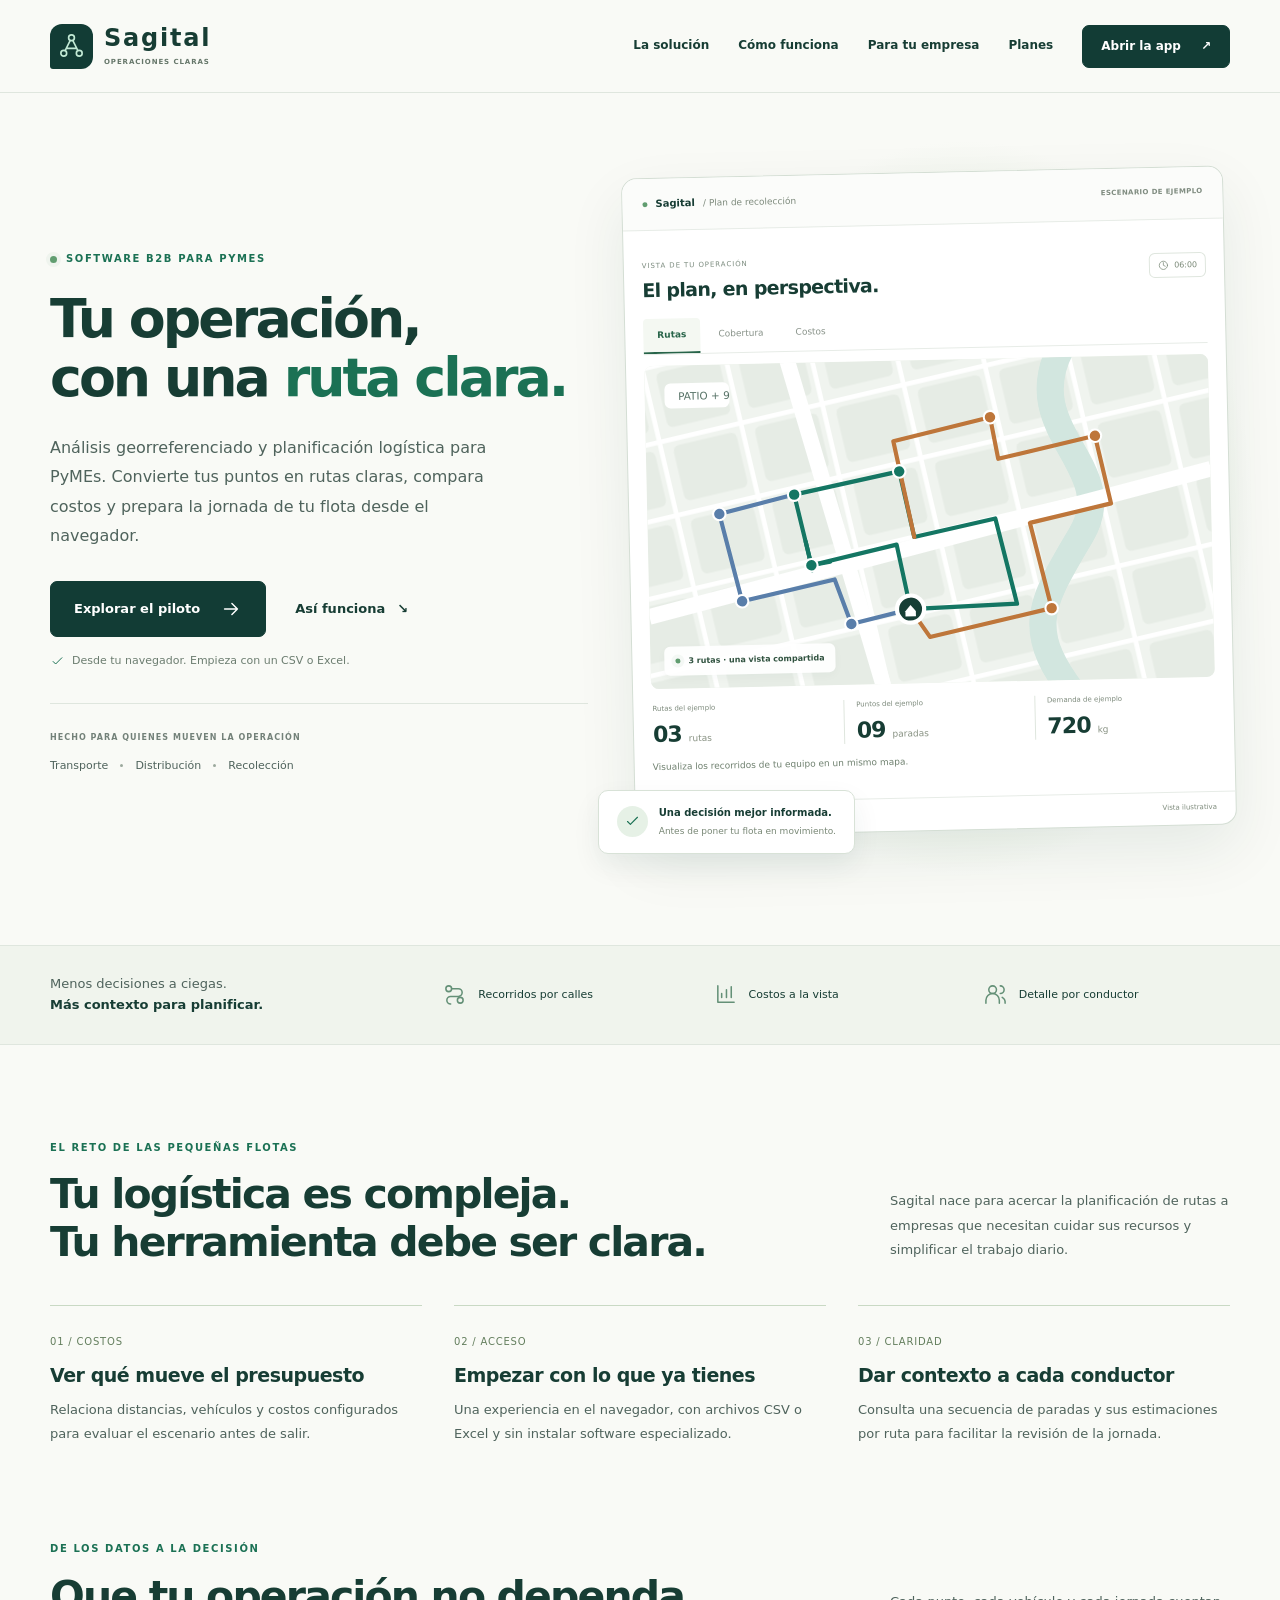
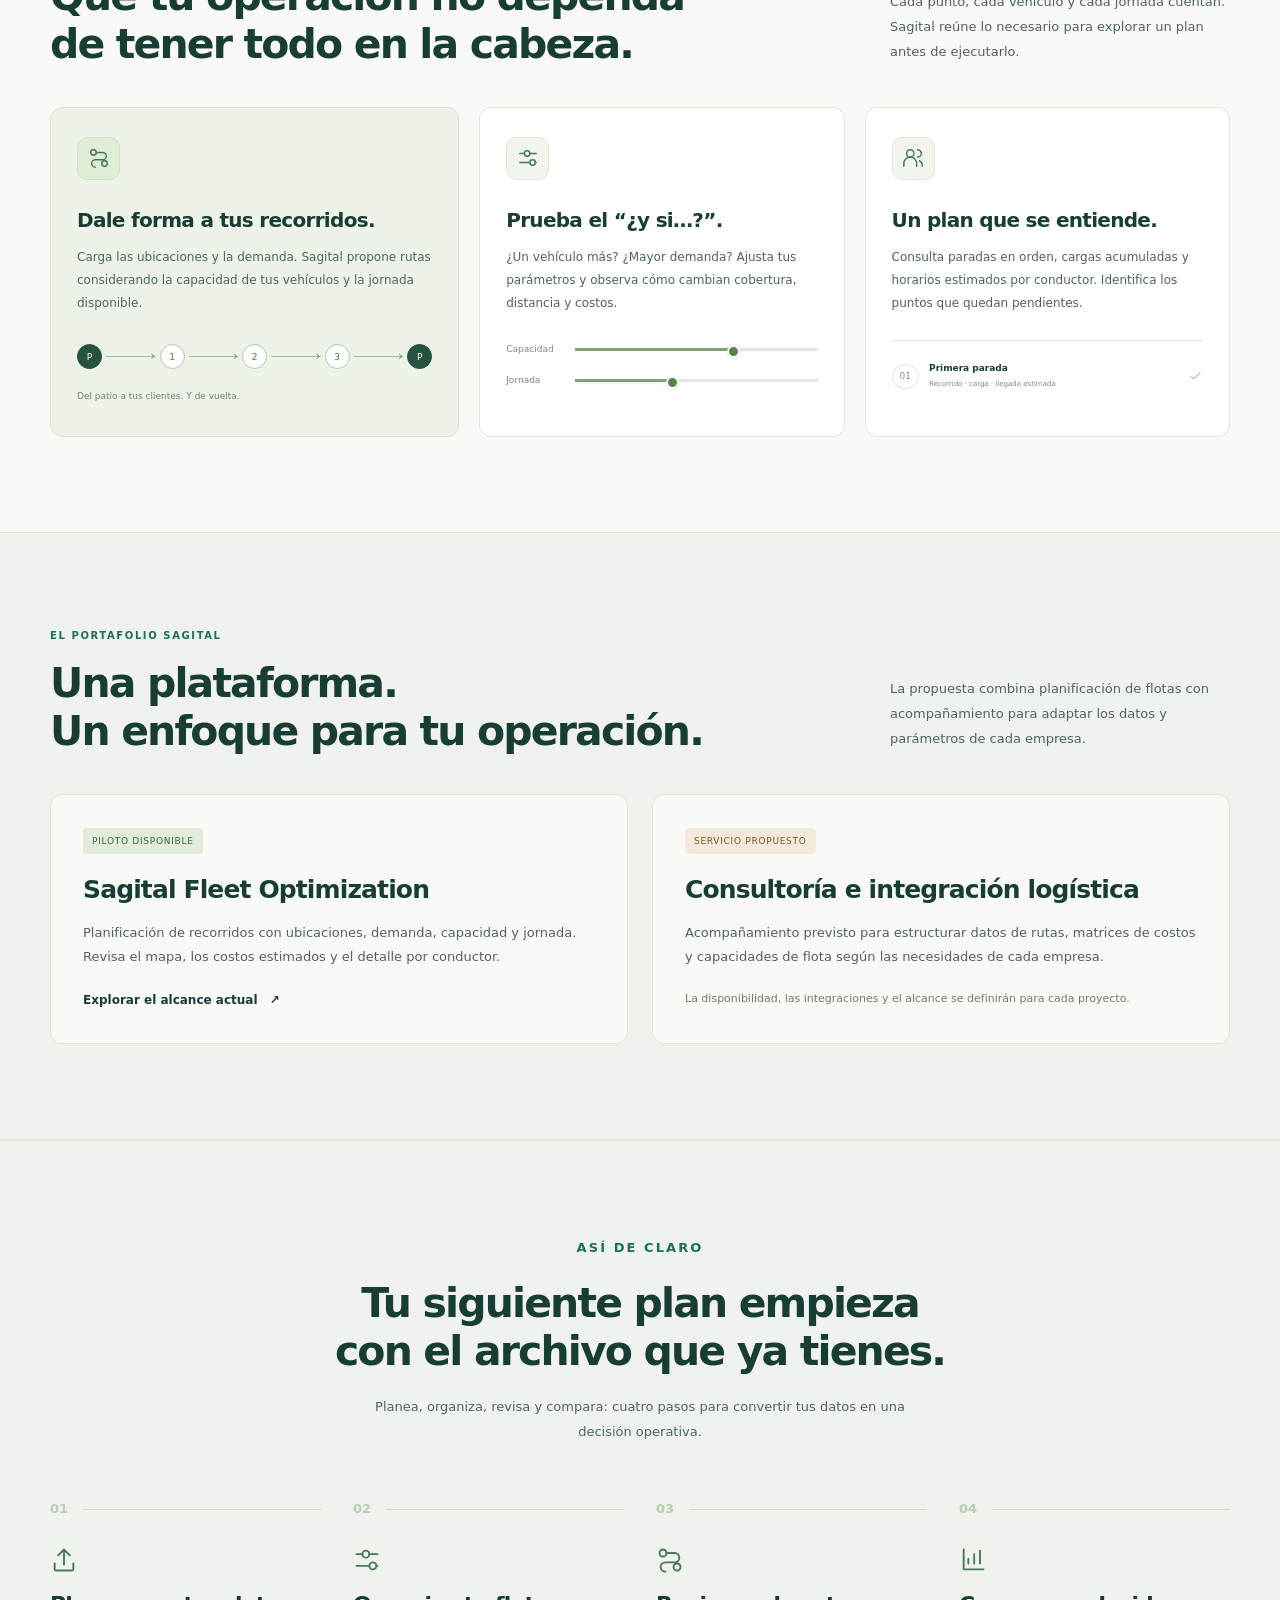
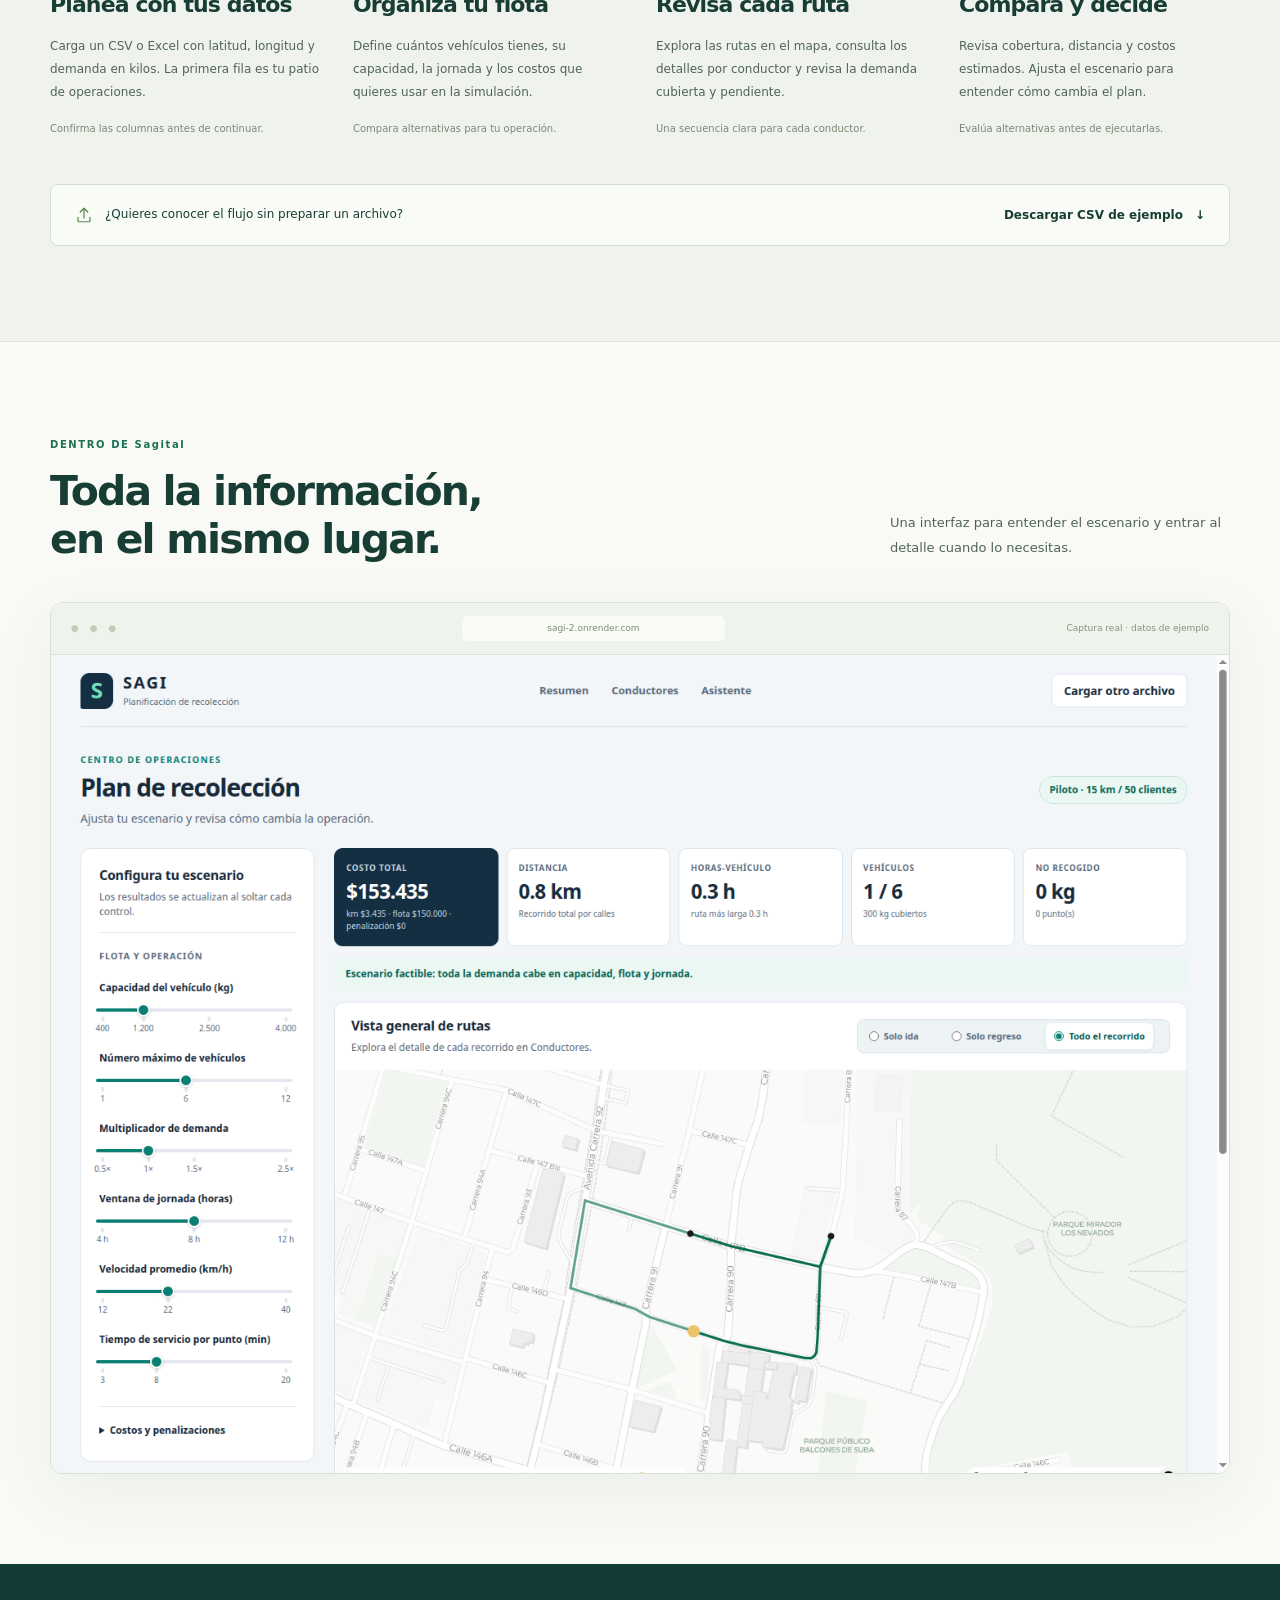
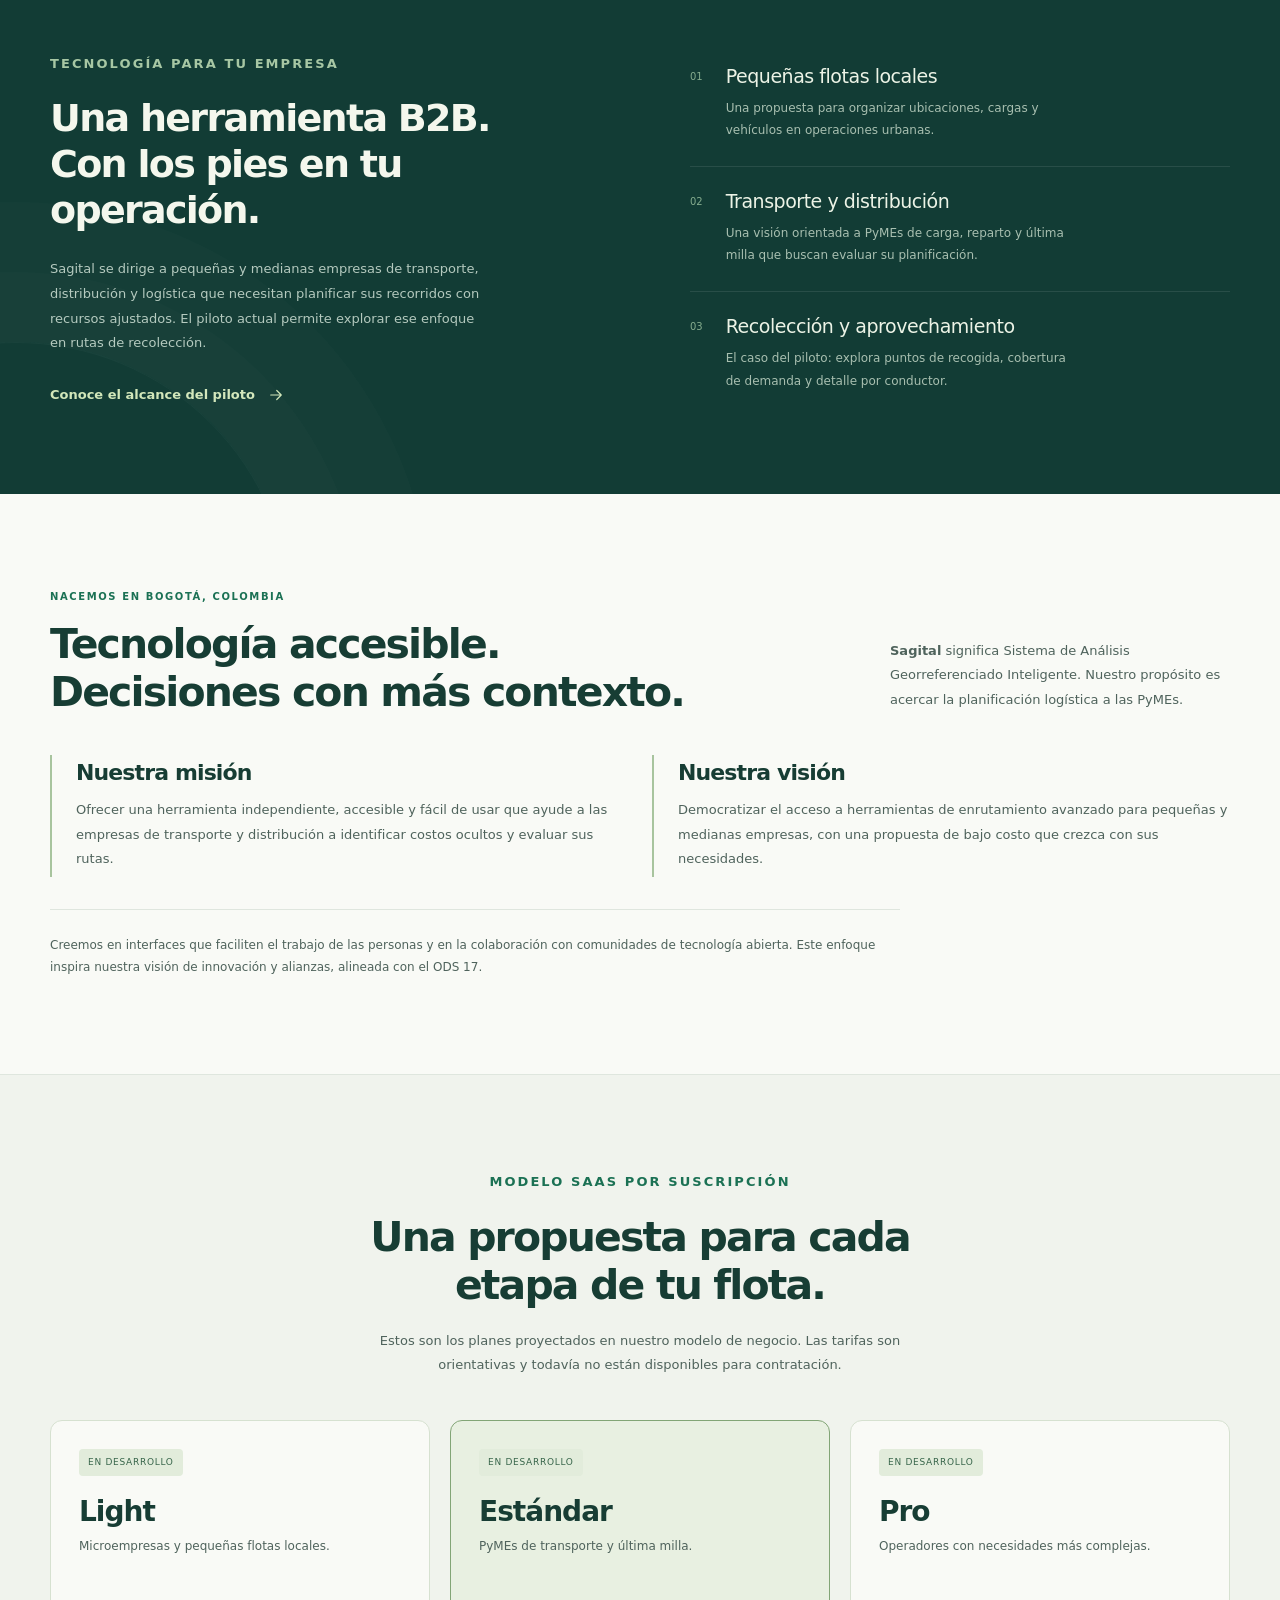
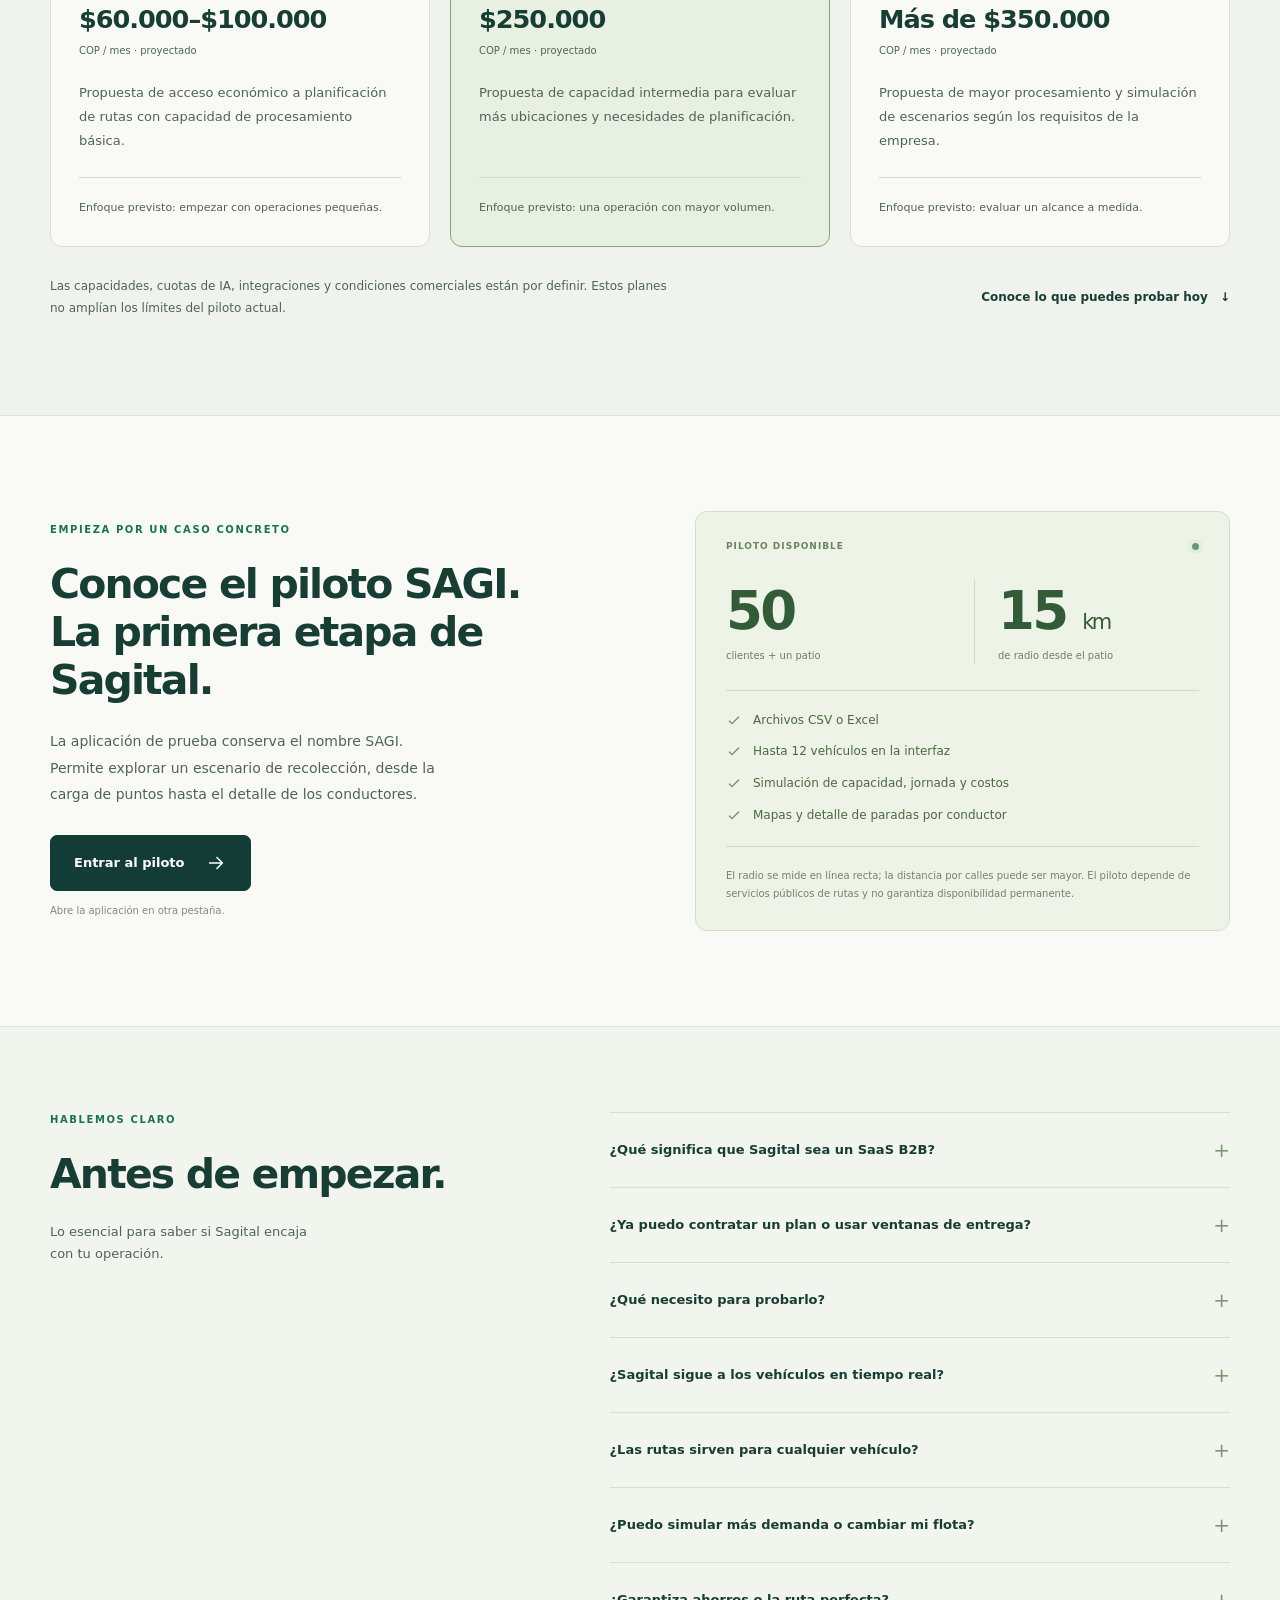
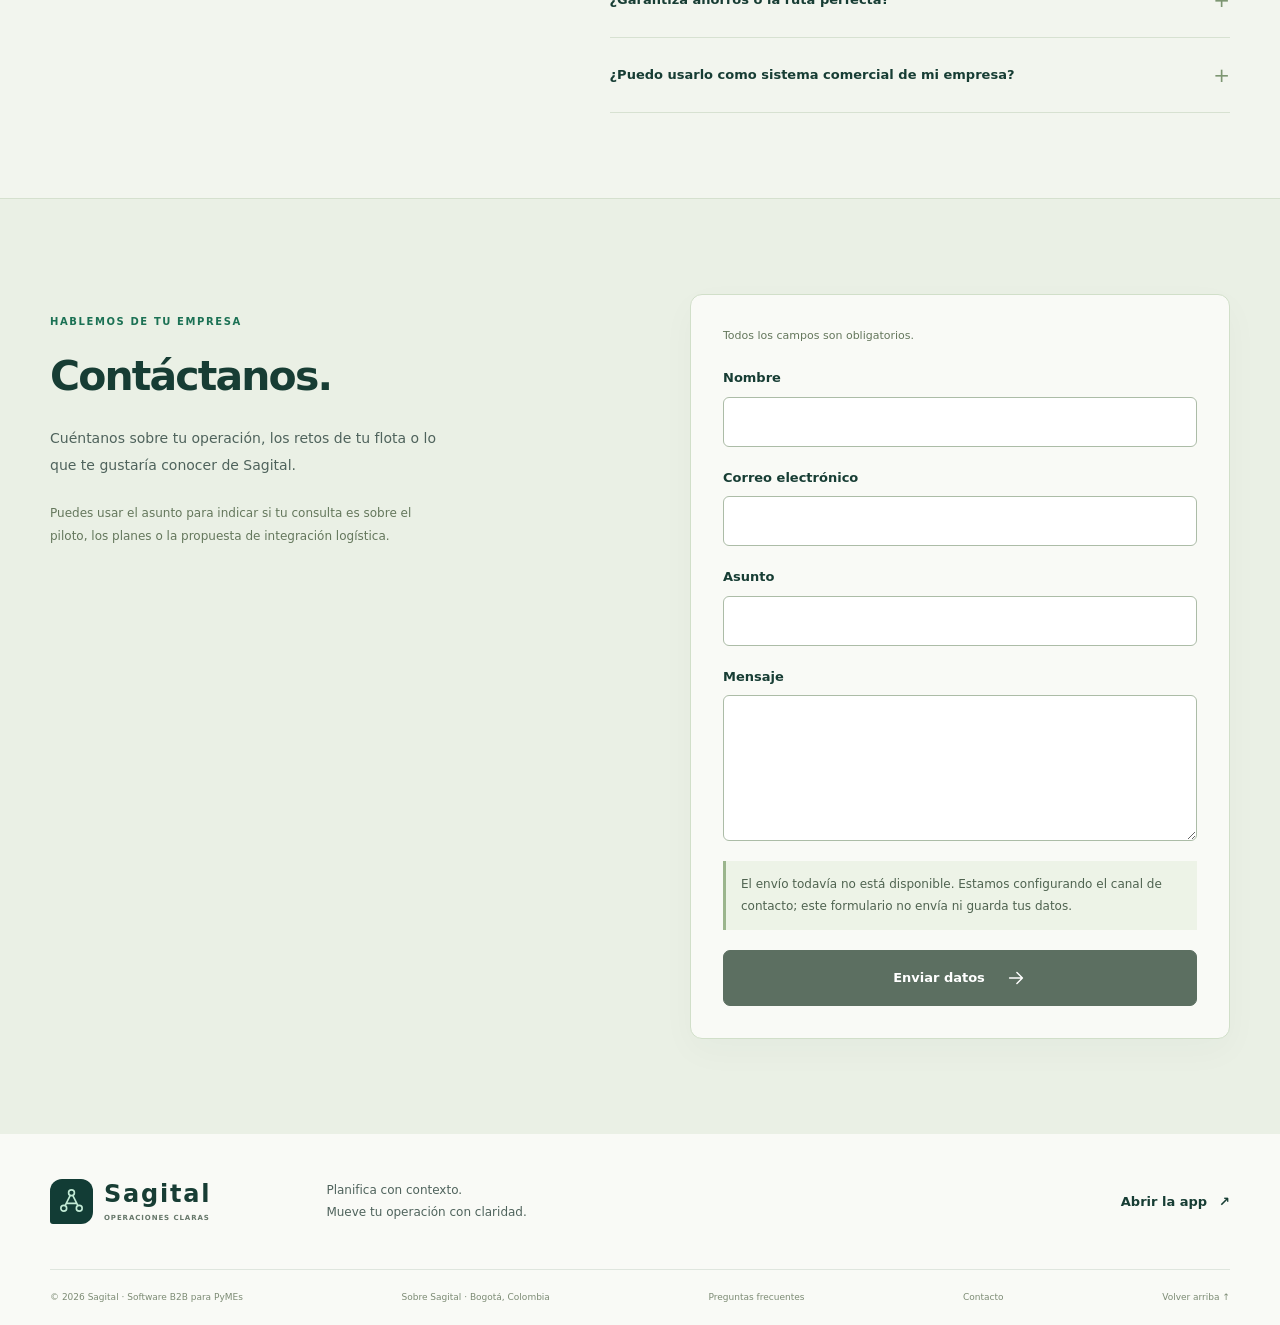
<file: index.html>
<!doctype html>
<html lang="es" class="no-js">
<head>
  <meta charset="utf-8">
  <meta name="viewport" content="width=device-width, initial-scale=1">
  <meta name="theme-color" content="#123c35">
  <title>Sagital — Una ruta clara para tu operación</title>
  <meta name="description" content="Sagital: software SaaS B2B de análisis georreferenciado y planificación logística para PyMEs. Conoce la propuesta, los planes proyectados y el piloto de rutas.">
  <meta property="og:type" content="website">
  <meta property="og:locale" content="es_CO">
  <meta property="og:title" content="Sagital — Una ruta clara para tu operación">
  <meta property="og:description" content="Logística accesible para PyMEs de transporte y distribución. Conoce Sagital y prueba su piloto de planificación de rutas.">
  <link rel="canonical" href="https://negan2523-cell.github.io/SAGITAL/">
  <meta property="og:url" content="https://negan2523-cell.github.io/SAGITAL/">
  <meta name="twitter:card" content="summary">
  <link rel="icon" href="[data-uri]" type="image/svg+xml">
  <link rel="stylesheet" href="styles.css">
</head>
<body>
  <a class="skip-link" href="#contenido">Saltar al contenido</a>
  <svg class="icon-library" xmlns="http://www.w3.org/2000/svg" aria-hidden="true"><defs>
    <symbol id="i-arrow" viewBox="0 0 24 24"><path d="M5 12h14M13 6l6 6-6 6"/></symbol>
    <symbol id="i-upload" viewBox="0 0 24 24"><path d="M12 16V3m-5 5 5-5 5 5M4 15v5a1 1 0 0 0 1 1h14a1 1 0 0 0 1-1v-5"/></symbol>
    <symbol id="i-route" viewBox="0 0 24 24"><circle cx="6" cy="6" r="3"/><circle cx="18" cy="18" r="3"/><path d="M9 6h7a4 4 0 0 1 0 8H8a4 4 0 0 0 0 8"/></symbol>
    <symbol id="i-sliders" viewBox="0 0 24 24"><path d="M3 7h5m6 0h7M3 17h11m6 0h1"/><circle cx="11" cy="7" r="3"/><circle cx="17" cy="17" r="3"/></symbol>
    <symbol id="i-team" viewBox="0 0 24 24"><circle cx="9" cy="7" r="4"/><path d="M2 21v-3a7 7 0 0 1 14 0v3M17 3a4 4 0 0 1 0 8m2 4a6 6 0 0 1 3 6"/></symbol>
    <symbol id="i-chart" viewBox="0 0 24 24"><path d="M4 3v17h17M8 15v-4m5 4V7m5 8V4"/></symbol>
    <symbol id="i-check" viewBox="0 0 24 24"><path d="m5 12 4 4L19 6"/></symbol>
    <symbol id="i-clock" viewBox="0 0 24 24"><circle cx="12" cy="12" r="9"/><path d="M12 6v6l4 2"/></symbol>
  </defs></svg>

  <header class="site-header">
    <div class="container header-inner">
      <a class="brand" href="#inicio" aria-label="Sagital, inicio"><span class="brand-mark" aria-hidden="true"><svg viewBox="0 0 32 32"><path d="M8 23 16 7l8 16M11 18h10"/><circle cx="16" cy="7" r="3"/><circle cx="8" cy="23" r="3"/><circle cx="24" cy="23" r="3"/></svg></span><span>Sagital<span class="brand-caption">OPERACIONES CLARAS</span></span></a>
      <button class="menu-toggle" type="button" aria-label="Abrir menú" aria-controls="navegacion" aria-expanded="false"><span></span><span></span></button>
      <nav id="navegacion" aria-label="Navegación principal">
        <a href="#solucion">La solución</a><a href="#como-funciona">Cómo funciona</a><a href="#empresas">Para tu empresa</a><a href="#planes">Planes</a>
        <a class="button button-small button-dark" href="https://sagi-2.onrender.com" target="_blank" rel="noopener noreferrer">Abrir la app <span aria-hidden="true">↗</span><span class="sr-only"> (nueva pestaña)</span></a>
      </nav>
    </div>
  </header>

  <main id="contenido">
    <section class="hero container" id="inicio" aria-labelledby="hero-title">
      <div class="hero-copy">
        <p class="eyebrow"><span class="status-dot"></span> SOFTWARE B2B PARA PYMES</p>
        <h1 id="hero-title">Tu operación,<br>con una <span class="text-accent">ruta clara.</span></h1>
        <p class="hero-description">Análisis georreferenciado y planificación logística para PyMEs. Convierte tus puntos en rutas claras, compara costos y prepara la jornada de tu flota desde el navegador.</p>
        <div class="hero-actions"><a class="button button-dark" href="https://sagi-2.onrender.com" target="_blank" rel="noopener noreferrer">Explorar el piloto <svg class="icon" aria-hidden="true"><use href="#i-arrow"/></svg><span class="sr-only"> (nueva pestaña)</span></a><a class="text-link" href="#como-funciona">Así funciona <span aria-hidden="true">↘</span></a></div>
        <p class="hero-note"><svg class="icon" aria-hidden="true"><use href="#i-check"/></svg> Desde tu navegador. Empieza con un CSV o Excel.</p>
        <div class="hero-audience"><span>HECHO PARA QUIENES MUEVEN LA OPERACIÓN</span><p>Transporte <i></i> Distribución <i></i> Recolección</p></div>
      </div>
      <div class="hero-visual">
        <div class="product-preview" aria-label="Ejemplo ilustrativo del panel de planificación de Sagital">
          <div class="preview-header"><span class="preview-brand"><span class="status-dot"></span> Sagital <span>/ Plan de recolección</span></span><span class="preview-live">ESCENARIO DE EJEMPLO</span></div>
          <div class="preview-content">
            <div class="preview-heading"><div><span class="small-label">VISTA DE TU OPERACIÓN</span><h2>El plan, en perspectiva.</h2></div><span class="date-pill"><svg class="icon" aria-hidden="true"><use href="#i-clock"/></svg> 06:00</span></div>
            <div class="preview-tabs" role="tablist" aria-label="Explorar el ejemplo" hidden>
              <button id="tab-rutas" role="tab" aria-selected="true" aria-controls="panel-demo" tabindex="0" data-view="rutas">Rutas</button>
              <button id="tab-cobertura" role="tab" aria-selected="false" aria-controls="panel-demo" tabindex="-1" data-view="cobertura">Cobertura</button>
              <button id="tab-costos" role="tab" aria-selected="false" aria-controls="panel-demo" tabindex="-1" data-view="costos">Costos</button>
            </div>
            <div class="demo-panel" id="panel-demo" role="tabpanel" aria-labelledby="tab-rutas" tabindex="0">
              <div class="demo-map" data-view="rutas">
                <svg viewBox="0 0 540 310" role="img" aria-labelledby="map-title map-desc">
                  <title id="map-title">Ejemplo de tres rutas de recolección</title><desc id="map-desc">Esquema ilustrativo con un patio y nueve paradas distribuidas en tres rutas. No representa una ubicación real.</desc>
                  <defs><pattern id="blocks" width="80" height="72" patternUnits="userSpaceOnUse" patternTransform="rotate(-12)"><rect width="80" height="72" fill="#f0f4ef"/><rect x="9" y="9" width="62" height="54" rx="6" fill="#e6ece5"/><path d="M0 0h80v72" fill="none" stroke="#fff" stroke-width="9"/></pattern><marker id="arrow-green" viewBox="0 0 10 10" refX="5" refY="5" markerWidth="4" markerHeight="4" orient="auto-start-reverse"><path d="m2 2 5 3-5 3" fill="none" stroke="#147663" stroke-width="1.5"/></marker></defs>
                  <rect width="540" height="310" fill="url(#blocks)"/><path d="M400-10c-45 80 55 115 15 180s-60 90-5 160" fill="none" stroke="#d2e6df" stroke-width="26"/><path d="M0 240 540 110M135-10l90 330" fill="none" stroke="white" stroke-width="15"/>
                  <g class="coverage-zone"><circle cx="250" cy="175" r="126" fill="#40a087" fill-opacity=".06" stroke="#7bac9c" stroke-dasharray="5 6"/></g>
                  <g class="route route-green"><path d="m250 238-12-62-82 18-15-68 101-20 13 63 78-16 19 82-102 3"/><path d="m174 191-18 3-5-23" marker-mid="url(#arrow-green)"/></g>
                  <g class="route route-orange"><path d="m250 238 18 27 117-25-19-82 78-17-14-65-93 20-7-40-93 21 18 92"/></g>
                  <g class="route route-blue"><path d="m250 238-57 13-15-43-89 19-20-84 72-17"/></g>
                  <g class="map-stops" fill="#147663"><circle cx="156" cy="194" r="6"/><circle cx="141" cy="126" r="6"/><circle cx="242" cy="106" r="6"/></g>
                  <g class="map-stops" fill="#be763a"><circle cx="385" cy="240" r="6"/><circle cx="430" cy="76" r="6"/><circle cx="330" cy="56" r="6"/></g>
                  <g class="map-stops" fill="#597eaa"><circle cx="193" cy="251" r="6"/><circle cx="89" cy="227" r="6"/><circle cx="69" cy="143" r="6"/></g>
                  <circle cx="250" cy="238" r="13" fill="#163e35" stroke="white" stroke-width="4"/><path d="m245 240 5-6 5 6v5h-10z" fill="white"/>
                  <rect x="19" y="17" width="62" height="24" rx="6" fill="white"/><text x="32" y="33" fill="#547064" font-size="10" font-family="system-ui">PATIO + 9</text>
                </svg>
                <div class="map-label"><span class="status-dot"></span><span id="map-caption">3 rutas · una vista compartida</span></div>
              </div>
              <div class="demo-stats"><div><span id="demo-label-1">Rutas del ejemplo</span><strong id="demo-value-1">03 <small>rutas</small></strong></div><div><span id="demo-label-2">Puntos del ejemplo</span><strong id="demo-value-2">09 <small>paradas</small></strong></div><div><span id="demo-label-3">Demanda de ejemplo</span><strong id="demo-value-3">720 <small>kg</small></strong></div></div>
              <p id="demo-explanation" class="demo-explanation" aria-live="polite">Visualiza los recorridos de tu equipo en un mismo mapa.</p>
            </div>
          </div>
          <div class="preview-footer"><span><i class="legend-dot green"></i> Ruta 1</span><span><i class="legend-dot orange"></i> Ruta 2</span><span><i class="legend-dot blue"></i> Ruta 3</span><span>Vista ilustrativa</span></div>
        </div>
        <div class="floating-note"><span class="note-icon"><svg class="icon" aria-hidden="true"><use href="#i-check"/></svg></span><div><strong>Una decisión mejor informada.</strong><span>Antes de poner tu flota en movimiento.</span></div></div>
      </div>
    </section>

    <section class="context-strip" aria-label="Propuesta de valor"><div class="container"><p>Menos decisiones a ciegas.<br><strong>Más contexto para planificar.</strong></p><div><svg class="icon" aria-hidden="true"><use href="#i-route"/></svg><span>Recorridos por calles</span></div><div><svg class="icon" aria-hidden="true"><use href="#i-chart"/></svg><span>Costos a la vista</span></div><div><svg class="icon" aria-hidden="true"><use href="#i-team"/></svg><span>Detalle por conductor</span></div></div></section>

    <section class="section container problem-section" aria-labelledby="problem-title">
      <div class="section-heading"><div><p class="eyebrow">EL RETO DE LAS PEQUEÑAS FLOTAS</p><h2 id="problem-title">Tu logística es compleja.<br>Tu herramienta debe ser clara.</h2></div><p>Sagital nace para acercar la planificación de rutas a empresas que necesitan cuidar sus recursos y simplificar el trabajo diario.</p></div>
      <div class="problem-grid">
        <article><span class="problem-number">01 / COSTOS</span><h3>Ver qué mueve el presupuesto</h3><p>Relaciona distancias, vehículos y costos configurados para evaluar el escenario antes de salir.</p></article>
        <article><span class="problem-number">02 / ACCESO</span><h3>Empezar con lo que ya tienes</h3><p>Una experiencia en el navegador, con archivos CSV o Excel y sin instalar software especializado.</p></article>
        <article><span class="problem-number">03 / CLARIDAD</span><h3>Dar contexto a cada conductor</h3><p>Consulta una secuencia de paradas y sus estimaciones por ruta para facilitar la revisión de la jornada.</p></article>
      </div>
    </section>

    <section class="section container" id="solucion" aria-labelledby="solution-title">
      <div class="section-heading"><div><p class="eyebrow">DE LOS DATOS A LA DECISIÓN</p><h2 id="solution-title">Que tu operación no dependa<br>de tener todo en la cabeza.</h2></div><p>Cada punto, cada vehículo y cada jornada cuentan. Sagital reúne lo necesario para explorar un plan antes de ejecutarlo.</p></div>
      <div class="feature-grid">
        <article class="feature-card feature-main"><div class="feature-icon"><svg class="icon" aria-hidden="true"><use href="#i-route"/></svg></div><h3>Dale forma a tus recorridos.</h3><p>Carga las ubicaciones y la demanda. Sagital propone rutas considerando la capacidad de tus vehículos y la jornada disponible.</p><div class="mini-journey" aria-hidden="true"><span class="journey-depot">P</span><i></i><span>1</span><i></i><span>2</span><i></i><span>3</span><i></i><span class="journey-depot">P</span></div><span class="card-footnote">Del patio a tus clientes. Y de vuelta.</span></article>
        <article class="feature-card"><div class="feature-icon"><svg class="icon" aria-hidden="true"><use href="#i-sliders"/></svg></div><h3>Prueba el “¿y si…?”.</h3><p>¿Un vehículo más? ¿Mayor demanda? Ajusta tus parámetros y observa cómo cambian cobertura, distancia y costos.</p><div class="scenario-visual" aria-hidden="true"><span>Capacidad</span><i><b></b></i><span>Jornada</span><i><b></b></i></div></article>
        <article class="feature-card"><div class="feature-icon"><svg class="icon" aria-hidden="true"><use href="#i-team"/></svg></div><h3>Un plan que se entiende.</h3><p>Consulta paradas en orden, cargas acumuladas y horarios estimados por conductor. Identifica los puntos que quedan pendientes.</p><div class="stop-visual" aria-hidden="true"><span>01</span><div><b>Primera parada</b><small>Recorrido · carga · llegada estimada</small></div><svg class="icon"><use href="#i-check"/></svg></div></article>
      </div>
    </section>

    <section class="services-section" id="servicios" aria-labelledby="services-title"><div class="container section">
      <div class="section-heading"><div><p class="eyebrow">EL PORTAFOLIO SAGITAL</p><h2 id="services-title">Una plataforma.<br>Un enfoque para tu operación.</h2></div><p>La propuesta combina planificación de flotas con acompañamiento para adaptar los datos y parámetros de cada empresa.</p></div>
      <div class="service-grid">
        <article class="service-card"><span class="service-status">PILOTO DISPONIBLE</span><h3>Sagital Fleet Optimization</h3><p>Planificación de recorridos con ubicaciones, demanda, capacidad y jornada. Revisa el mapa, los costos estimados y el detalle por conductor.</p><a class="text-link" href="#piloto">Explorar el alcance actual <span aria-hidden="true">↗</span></a></article>
        <article class="service-card"><span class="service-status service-planned">SERVICIO PROPUESTO</span><h3>Consultoría e integración logística</h3><p>Acompañamiento previsto para estructurar datos de rutas, matrices de costos y capacidades de flota según las necesidades de cada empresa.</p><p class="service-note">La disponibilidad, las integraciones y el alcance se definirán para cada proyecto.</p></article>
      </div>
    </div></section>

    <section class="workflow-section" id="como-funciona" aria-labelledby="workflow-title"><div class="container section">
      <div class="section-heading centered"><p class="eyebrow">ASÍ DE CLARO</p><h2 id="workflow-title">Tu siguiente plan empieza<br>con el archivo que ya tienes.</h2><p>Planea, organiza, revisa y compara: cuatro pasos para convertir tus datos en una decisión operativa.</p></div>
      <div class="steps-grid">
        <article class="step"><span class="step-number">01</span><svg class="icon step-icon" aria-hidden="true"><use href="#i-upload"/></svg><h3>Planea con tus datos</h3><p>Carga un CSV o Excel con latitud, longitud y demanda en kilos. La primera fila es tu patio de operaciones.</p><span class="step-detail">Confirma las columnas antes de continuar.</span></article>
        <article class="step"><span class="step-number">02</span><svg class="icon step-icon" aria-hidden="true"><use href="#i-sliders"/></svg><h3>Organiza tu flota</h3><p>Define cuántos vehículos tienes, su capacidad, la jornada y los costos que quieres usar en la simulación.</p><span class="step-detail">Compara alternativas para tu operación.</span></article>
        <article class="step"><span class="step-number">03</span><svg class="icon step-icon" aria-hidden="true"><use href="#i-route"/></svg><h3>Revisa cada ruta</h3><p>Explora las rutas en el mapa, consulta los detalles por conductor y revisa la demanda cubierta y pendiente.</p><span class="step-detail">Una secuencia clara para cada conductor.</span></article>
        <article class="step"><span class="step-number">04</span><svg class="icon step-icon" aria-hidden="true"><use href="#i-chart"/></svg><h3>Compara y decide</h3><p>Revisa cobertura, distancia y costos estimados. Ajusta el escenario para entender cómo cambia el plan.</p><span class="step-detail">Evalúa alternativas antes de ejecutarlas.</span></article>
      </div>
      <div class="template-note"><span><svg class="icon" aria-hidden="true"><use href="#i-upload"/></svg> ¿Quieres conocer el flujo sin preparar un archivo?</span><a href="[data-uri]" download class="text-link">Descargar CSV de ejemplo <span aria-hidden="true">↓</span></a></div>
    </div></section>

    <section class="section container product-section" aria-labelledby="product-title"><div class="section-heading"><div><p class="eyebrow">DENTRO DE Sagital</p><h2 id="product-title">Toda la información,<br>en el mismo lugar.</h2></div><p>Una interfaz para entender el escenario y entrar al detalle cuando lo necesitas.</p></div><div class="app-frame"><div class="browser-bar"><span aria-hidden="true">● ● ●</span><span>sagi-2.onrender.com</span><span>Captura real · datos de ejemplo</span></div><img src="[data-uri]" alt="Panel real de Sagital: controles de flota, tarjetas de costos y cobertura, y mapa de una ruta de recolección en Suba." width="1440" height="1000" loading="lazy" decoding="async"></div></section>

    <section class="business-section" id="empresas" aria-labelledby="business-title"><div class="container business-grid"><div><p class="eyebrow">TECNOLOGÍA PARA TU EMPRESA</p><h2 id="business-title">Una herramienta B2B.<br>Con los pies en tu operación.</h2><p>Sagital se dirige a pequeñas y medianas empresas de transporte, distribución y logística que necesitan planificar sus recorridos con recursos ajustados. El piloto actual permite explorar ese enfoque en rutas de recolección.</p><a class="text-link light-link" href="#piloto">Conoce el alcance del piloto <svg class="icon" aria-hidden="true"><use href="#i-arrow"/></svg></a></div><div class="business-list"><article><span>01</span><div><h3>Pequeñas flotas locales</h3><p>Una propuesta para organizar ubicaciones, cargas y vehículos en operaciones urbanas.</p></div></article><article><span>02</span><div><h3>Transporte y distribución</h3><p>Una visión orientada a PyMEs de carga, reparto y última milla que buscan evaluar su planificación.</p></div></article><article><span>03</span><div><h3>Recolección y aprovechamiento</h3><p>El caso del piloto: explora puntos de recogida, cobertura de demanda y detalle por conductor.</p></div></article></div></div></section>

    <section class="section container about-section" id="nosotros" aria-labelledby="about-title">
      <div class="section-heading"><div><p class="eyebrow">NACEMOS EN BOGOTÁ, COLOMBIA</p><h2 id="about-title">Tecnología accesible.<br>Decisiones con más contexto.</h2></div><p><strong>Sagital</strong> significa Sistema de Análisis Georreferenciado Inteligente. Nuestro propósito es acercar la planificación logística a las PyMEs.</p></div>
      <div class="purpose-grid"><article><h3>Nuestra misión</h3><p>Ofrecer una herramienta independiente, accesible y fácil de usar que ayude a las empresas de transporte y distribución a identificar costos ocultos y evaluar sus rutas.</p></article><article><h3>Nuestra visión</h3><p>Democratizar el acceso a herramientas de enrutamiento avanzado para pequeñas y medianas empresas, con una propuesta de bajo costo que crezca con sus necesidades.</p></article></div>
      <p class="purpose-note">Creemos en interfaces que faciliten el trabajo de las personas y en la colaboración con comunidades de tecnología abierta. Este enfoque inspira nuestra visión de innovación y alianzas, alineada con el ODS 17.</p>
    </section>

    <section class="plans-section" id="planes" aria-labelledby="plans-title"><div class="container section">
      <div class="section-heading centered"><p class="eyebrow">MODELO SAAS POR SUSCRIPCIÓN</p><h2 id="plans-title">Una propuesta para cada<br>etapa de tu flota.</h2><p>Estos son los planes proyectados en nuestro modelo de negocio. Las tarifas son orientativas y todavía no están disponibles para contratación.</p></div>
      <div class="plans-grid">
        <article class="plan-card"><span class="plan-state">EN DESARROLLO</span><h3>Light</h3><p class="plan-audience">Microempresas y pequeñas flotas locales.</p><p class="plan-price">$60.000–$100.000 <span>COP / mes · proyectado</span></p><p>Propuesta de acceso económico a planificación de rutas con capacidad de procesamiento básica.</p><p class="plan-scope">Enfoque previsto: empezar con operaciones pequeñas.</p></article>
        <article class="plan-card plan-featured"><span class="plan-state">EN DESARROLLO</span><h3>Estándar</h3><p class="plan-audience">PyMEs de transporte y última milla.</p><p class="plan-price">$250.000 <span>COP / mes · proyectado</span></p><p>Propuesta de capacidad intermedia para evaluar más ubicaciones y necesidades de planificación.</p><p class="plan-scope">Enfoque previsto: una operación con mayor volumen.</p></article>
        <article class="plan-card"><span class="plan-state">EN DESARROLLO</span><h3>Pro</h3><p class="plan-audience">Operadores con necesidades más complejas.</p><p class="plan-price">Más de $350.000 <span>COP / mes · proyectado</span></p><p>Propuesta de mayor procesamiento y simulación de escenarios según los requisitos de la empresa.</p><p class="plan-scope">Enfoque previsto: evaluar un alcance a medida.</p></article>
      </div>
      <div class="plans-note"><p>Las capacidades, cuotas de IA, integraciones y condiciones comerciales están por definir. Estos planes no amplían los límites del piloto actual.</p><a class="text-link" href="#piloto">Conoce lo que puedes probar hoy <span aria-hidden="true">↓</span></a></div>
    </div></section>

    <section class="section container pilot-section" id="piloto" aria-labelledby="pilot-title"><div class="pilot-copy"><p class="eyebrow">EMPIEZA POR UN CASO CONCRETO</p><h2 id="pilot-title">Conoce el piloto SAGI.<br>La primera etapa de Sagital.</h2><p>La aplicación de prueba conserva el nombre SAGI. Permite explorar un escenario de recolección, desde la carga de puntos hasta el detalle de los conductores.</p><a class="button button-dark" href="https://sagi-2.onrender.com" target="_blank" rel="noopener noreferrer">Entrar al piloto <svg class="icon" aria-hidden="true"><use href="#i-arrow"/></svg><span class="sr-only"> (nueva pestaña)</span></a><p class="pilot-hint">Abre la aplicación en otra pestaña.</p></div><div class="pilot-card"><div class="pilot-card-heading"><span>PILOTO DISPONIBLE</span><span class="status-dot"></span></div><div class="pilot-limits"><div><strong>50</strong><span>clientes + un patio</span></div><div><strong>15 <small>km</small></strong><span>de radio desde el patio</span></div></div><ul class="check-list"><li><svg class="icon" aria-hidden="true"><use href="#i-check"/></svg>Archivos CSV o Excel</li><li><svg class="icon" aria-hidden="true"><use href="#i-check"/></svg>Hasta 12 vehículos en la interfaz</li><li><svg class="icon" aria-hidden="true"><use href="#i-check"/></svg>Simulación de capacidad, jornada y costos</li><li><svg class="icon" aria-hidden="true"><use href="#i-check"/></svg>Mapas y detalle de paradas por conductor</li></ul><p class="pilot-disclaimer">El radio se mide en línea recta; la distancia por calles puede ser mayor. El piloto depende de servicios públicos de rutas y no garantiza disponibilidad permanente.</p></div></section>

    <section class="faq-section" id="preguntas" aria-labelledby="faq-title"><div class="container faq-grid"><div><p class="eyebrow">HABLEMOS CLARO</p><h2 id="faq-title">Antes de empezar.</h2><p>Lo esencial para saber si Sagital encaja con tu operación.</p></div><div class="faq-list">
      <details><summary>¿Qué significa que Sagital sea un SaaS B2B?</summary><div><p>Es software pensado para empresas y accesible desde el navegador. La propuesta de Sagital es ofrecer planificación logística mediante suscripción. Actualmente puedes conocer el flujo en el piloto SAGI de recolección; los planes comerciales están en desarrollo.</p></div></details>
      <details><summary>¿Ya puedo contratar un plan o usar ventanas de entrega?</summary><div><p>Los precios Light, Estándar y Pro son proyecciones del modelo de negocio, no una oferta de contratación activa. Las ventanas de entrega por cliente y las integraciones a medida forman parte de la propuesta de evolución; el piloto actual trabaja con capacidad y jornada de la flota.</p></div></details>
      <details><summary>¿Qué necesito para probarlo?</summary><div><p>Un navegador y un archivo CSV o Excel con latitud, longitud y demanda en kg. La primera fila debe ser el patio. Puedes empezar con el <a href="[data-uri]" download>archivo de ejemplo</a> y confirmar las columnas dentro de la app.</p></div></details>
      <details><summary>¿Sagital sigue a los vehículos en tiempo real?</summary><div><p>La versión actual permite planificar y simular recorridos. No incluye seguimiento GPS en vivo. Los horarios se estiman con la velocidad y el tiempo de servicio que configures.</p></div></details>
      <details><summary>¿Las rutas sirven para cualquier vehículo?</summary><div><p>Los recorridos se calculan por calles mediante OSRM con perfil de automóvil. No contemplan todas las restricciones de peso, altura o circulación de camiones. El responsable de la operación debe revisar que el recorrido sea adecuado para su flota.</p></div></details>
      <details><summary>¿Puedo simular más demanda o cambiar mi flota?</summary><div><p>Sí. La interfaz permite ajustar capacidad, número de vehículos, demanda, jornada, velocidad, tiempo de servicio y costos. Los resultados muestran cómo cambia el escenario y qué puntos quedan sin cubrir.</p></div></details>
      <details><summary>¿Garantiza ahorros o la ruta perfecta?</summary><div><p>Sagital propone recorridos mediante una heurística y te permite comparar escenarios. No garantiza el óptimo matemático ni un porcentaje de ahorro. El valor está en evaluar tus alternativas con tus propios datos y supuestos.</p></div></details>
      <details><summary>¿Puedo usarlo como sistema comercial de mi empresa?</summary><div><p>El despliegue disponible es un piloto con capacidad limitada. Una operación comercial requiere evaluar la carga de usuarios, las necesidades de la empresa y un servicio de rutas dedicado compatible. El servidor público de demostración de OSRM está previsto para pruebas y uso razonable no comercial.</p></div></details>
    </div></div></section>

    <section class="contact-section" id="contacto" aria-labelledby="contact-title"><div class="container section contact-grid">
      <div class="contact-copy"><p class="eyebrow">HABLEMOS DE TU EMPRESA</p><h2 id="contact-title">Contáctanos.</h2><p>Cuéntanos sobre tu operación, los retos de tu flota o lo que te gustaría conocer de Sagital.</p><p class="contact-detail">Puedes usar el asunto para indicar si tu consulta es sobre el piloto, los planes o la propuesta de integración logística.</p></div>
      <form class="contact-form" id="contact-form" method="post" aria-labelledby="contact-title" aria-describedby="contact-required contact-notice">
        <p class="contact-required" id="contact-required">Todos los campos son obligatorios.</p>
        <div class="form-field"><label for="contact-name">Nombre</label><input id="contact-name" name="nombre" type="text" autocomplete="name" maxlength="100" required></div>
        <div class="form-field"><label for="contact-email">Correo electrónico</label><input id="contact-email" name="correo" type="email" autocomplete="email" maxlength="254" required></div>
        <div class="form-field"><label for="contact-subject">Asunto</label><input id="contact-subject" name="asunto" type="text" maxlength="150" required></div>
        <div class="form-field"><label for="contact-message">Mensaje</label><textarea id="contact-message" name="mensaje" rows="5" maxlength="3000" required></textarea></div>
        <p class="contact-notice" id="contact-notice">El envío todavía no está disponible. Estamos configurando el canal de contacto; este formulario no envía ni guarda tus datos.</p>
        <button class="button button-dark contact-submit" type="submit" disabled aria-describedby="contact-notice">Enviar datos <svg class="icon" aria-hidden="true"><use href="#i-arrow"/></svg></button>
      </form>
    </div></section>
  </main>

  <footer class="site-footer"><div class="container"><div class="footer-top"><a class="brand" href="#inicio" aria-label="Sagital, volver al inicio"><span class="brand-mark" aria-hidden="true"><svg viewBox="0 0 32 32"><path d="M8 23 16 7l8 16M11 18h10"/><circle cx="16" cy="7" r="3"/><circle cx="8" cy="23" r="3"/><circle cx="24" cy="23" r="3"/></svg></span><span>Sagital<span class="brand-caption">OPERACIONES CLARAS</span></span></a><p>Planifica con contexto.<br>Mueve tu operación con claridad.</p><a class="text-link" href="https://sagi-2.onrender.com" target="_blank" rel="noopener noreferrer">Abrir la app <span aria-hidden="true">↗</span><span class="sr-only"> (nueva pestaña)</span></a></div><div class="footer-bottom"><span>© <span id="year">2026</span> Sagital · Software B2B para PyMEs</span><a href="#nosotros">Sobre Sagital · Bogotá, Colombia</a><a href="#preguntas">Preguntas frecuentes</a><a href="#contacto">Contacto</a><a href="#inicio">Volver arriba ↑</a></div></div></footer>
<script>(() => {
  'use strict';
  document.documentElement.classList.remove('no-js');

  // El sitio estático aún no tiene un destinatario de contacto configurado.
  document.querySelector('#contact-form').addEventListener('submit', event => {
    event.preventDefault();
  });

  const menu = document.querySelector('#navegacion');
  const toggle = document.querySelector('.menu-toggle');
  const closeMenu = () => {
    menu.classList.remove('is-open');
    toggle.setAttribute('aria-expanded', 'false');
    toggle.setAttribute('aria-label', 'Abrir menú');
  };
  toggle.addEventListener('click', () => {
    const open = toggle.getAttribute('aria-expanded') !== 'true';
    menu.classList.toggle('is-open', open);
    toggle.setAttribute('aria-expanded', String(open));
    toggle.setAttribute('aria-label', open ? 'Cerrar menú' : 'Abrir menú');
  });
  menu.querySelectorAll('a').forEach(link => link.addEventListener('click', closeMenu));
  document.addEventListener('keydown', event => {
    if (event.key === 'Escape' && toggle.getAttribute('aria-expanded') === 'true') {
      closeMenu();
      toggle.focus();
    }
  });
  document.addEventListener('click', event => {
    if (!event.target.closest('.header-inner')) closeMenu();
  });
  const mobile = window.matchMedia('(max-width: 850px)');
  mobile.addEventListener('change', closeMenu);

  const examples = {
    rutas: {
      labels: ['Rutas del ejemplo', 'Puntos del ejemplo', 'Demanda de ejemplo'],
      values: [['03', 'rutas'], ['09', 'paradas'], ['720', 'kg']],
      caption: '3 rutas · una vista compartida',
      explanation: 'Visualiza los recorridos de tu equipo en un mismo mapa.'
    },
    cobertura: {
      labels: ['Demanda del ejemplo', 'Cubierto en el ejemplo', 'Pendiente en el ejemplo'],
      values: [['720', 'kg'], ['720', 'kg'], ['0', 'puntos']],
      caption: 'Cobertura · identifica lo que queda pendiente',
      explanation: 'Revisa qué demanda puede atender el escenario y qué puntos necesitan otra solución.'
    },
    costos: {
      labels: ['Distancia ilustrativa', 'Costo configurado', 'Variable del ejemplo'],
      values: [['12', 'km'], ['4.500', 'COP/km'], ['54.000', 'COP']],
      caption: 'Ejemplo: 12 km × $4.500 = $54.000',
      explanation: 'Ejemplo de costo variable. El costo total de la app también considera flota y penalizaciones.'
    }
  };
  const tabs = Array.from(document.querySelectorAll('[role="tab"]'));
  const panel = document.querySelector('#panel-demo');
  function selectTab(tab, focus = false) {
    const name = tab.dataset.view;
    const example = examples[name];
    tabs.forEach(item => {
      const active = item === tab;
      item.setAttribute('aria-selected', String(active));
      item.tabIndex = active ? 0 : -1;
    });
    panel.setAttribute('aria-labelledby', tab.id);
    panel.querySelector('.demo-map').dataset.view = name;
    document.querySelector('#map-caption').textContent = example.caption;
    document.querySelector('#demo-explanation').textContent = example.explanation;
    example.labels.forEach((label, index) => {
      document.querySelector(`#demo-label-${index + 1}`).textContent = label;
      const value = document.querySelector(`#demo-value-${index + 1}`);
      value.replaceChildren(document.createTextNode(`${example.values[index][0]} `));
      const unit = document.createElement('small');
      unit.textContent = example.values[index][1];
      value.append(unit);
    });
    if (focus) tab.focus();
  }
  tabs.forEach((tab, index) => {
    tab.addEventListener('click', () => selectTab(tab));
    tab.addEventListener('keydown', event => {
      let next;
      if (event.key === 'ArrowRight') next = (index + 1) % tabs.length;
      else if (event.key === 'ArrowLeft') next = (index + tabs.length - 1) % tabs.length;
      else if (event.key === 'Home') next = 0;
      else if (event.key === 'End') next = tabs.length - 1;
      else return;
      event.preventDefault();
      selectTab(tabs[next], true);
    });
  });
  document.querySelector('.preview-tabs').hidden = false;
  document.querySelector('#year').textContent = new Date().getFullYear();
})();
</script></body>
</html>
</file>
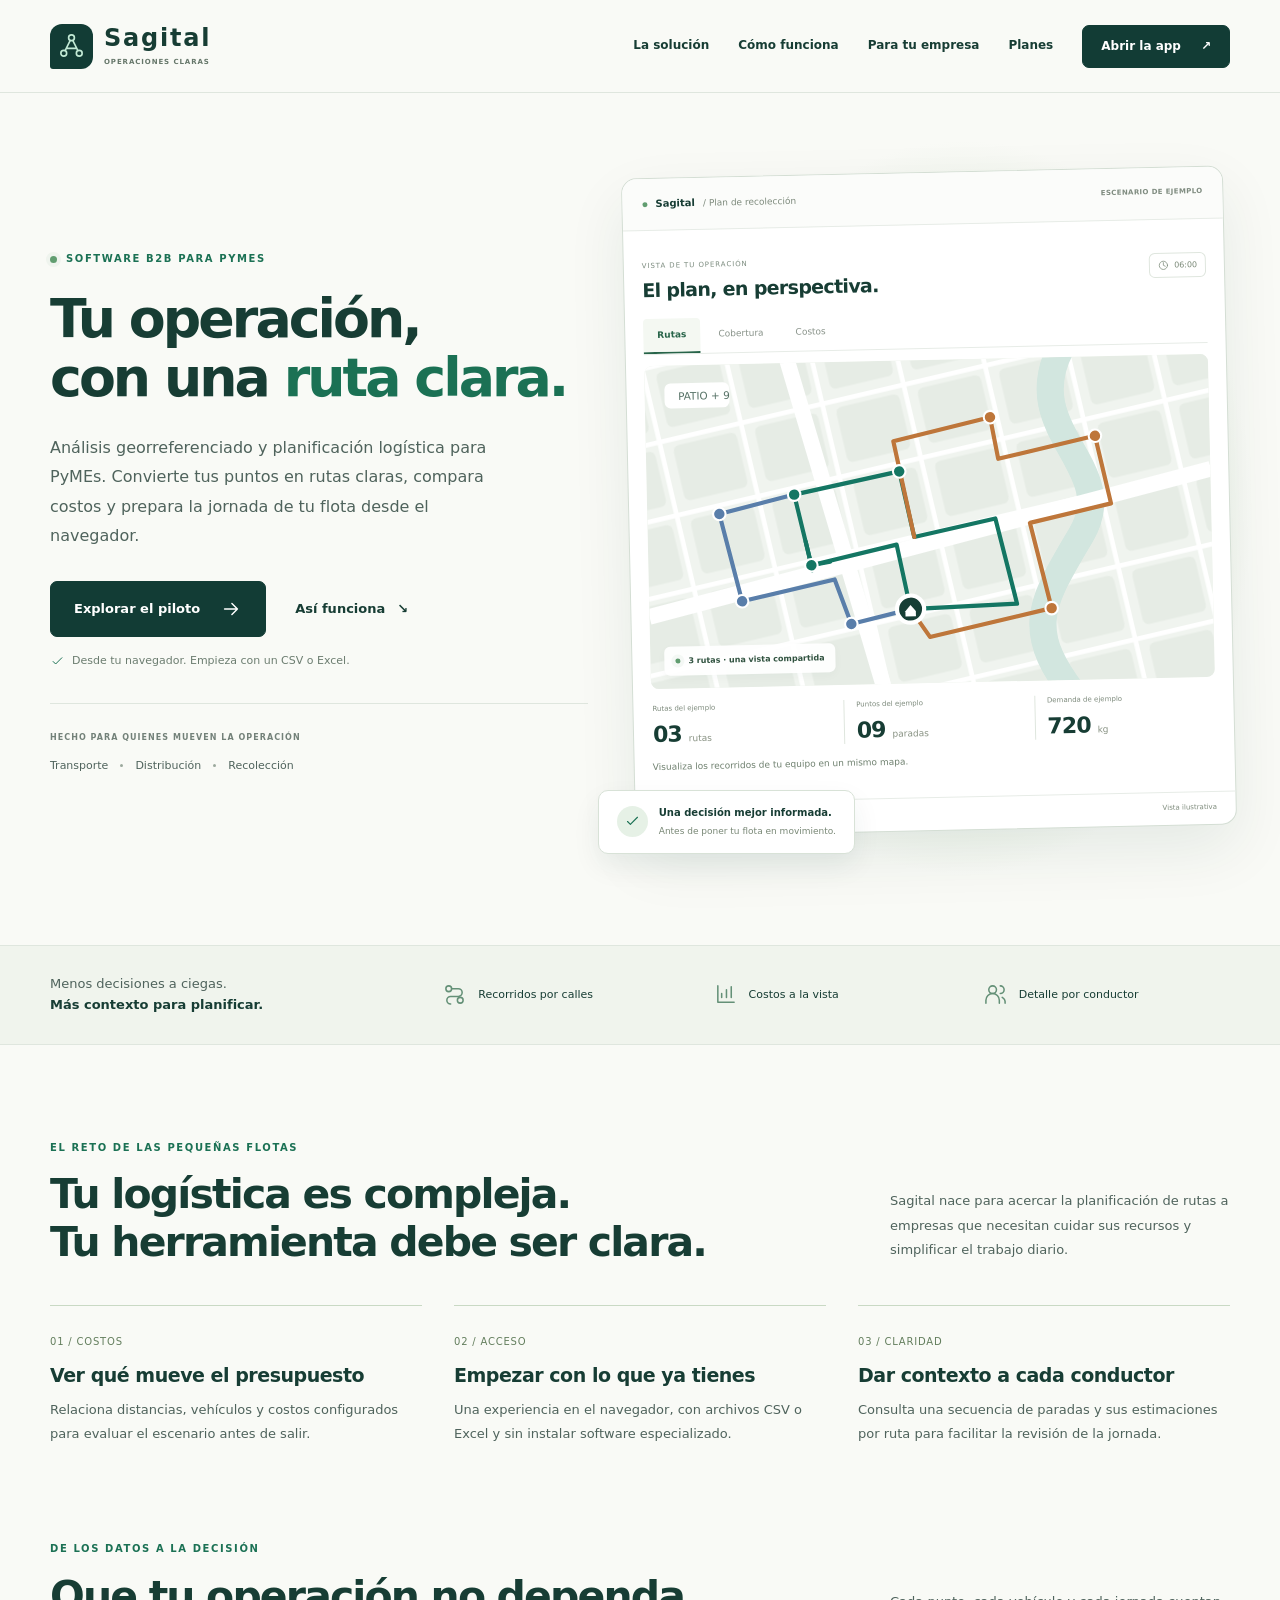
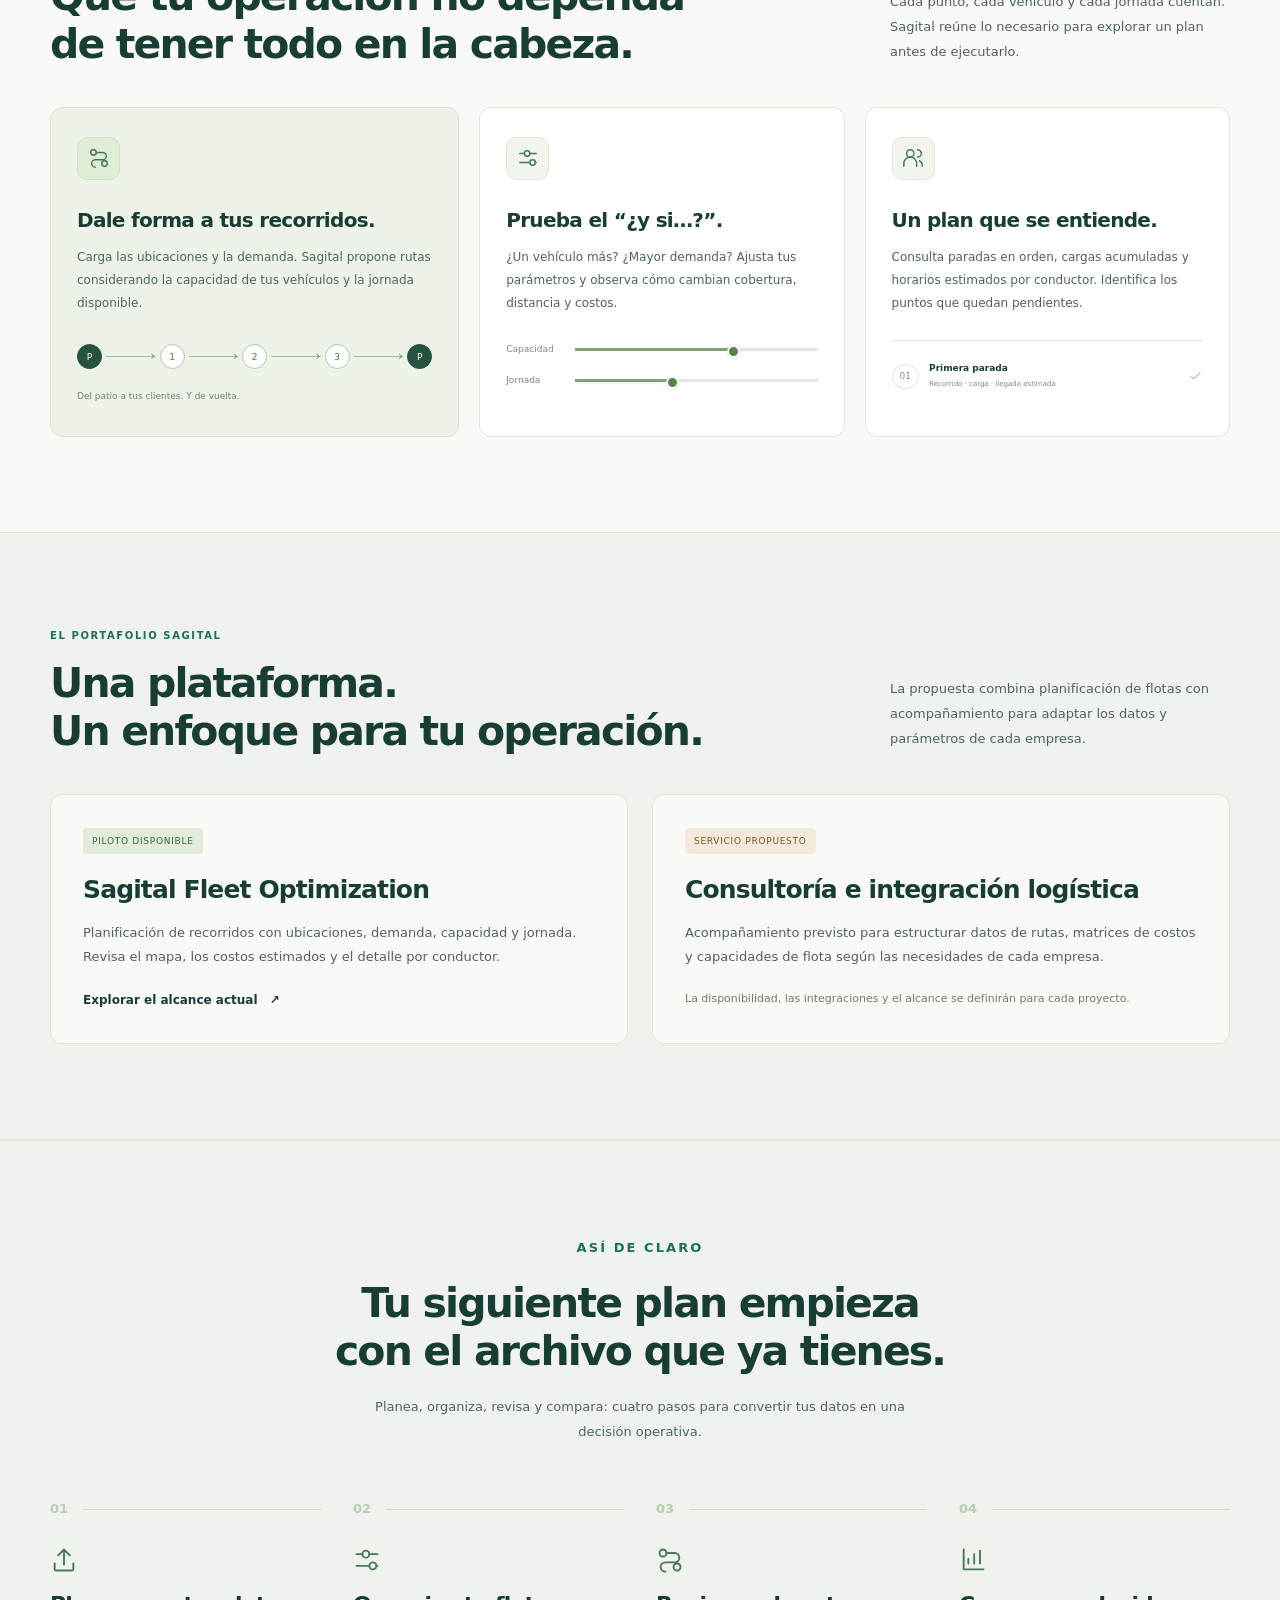
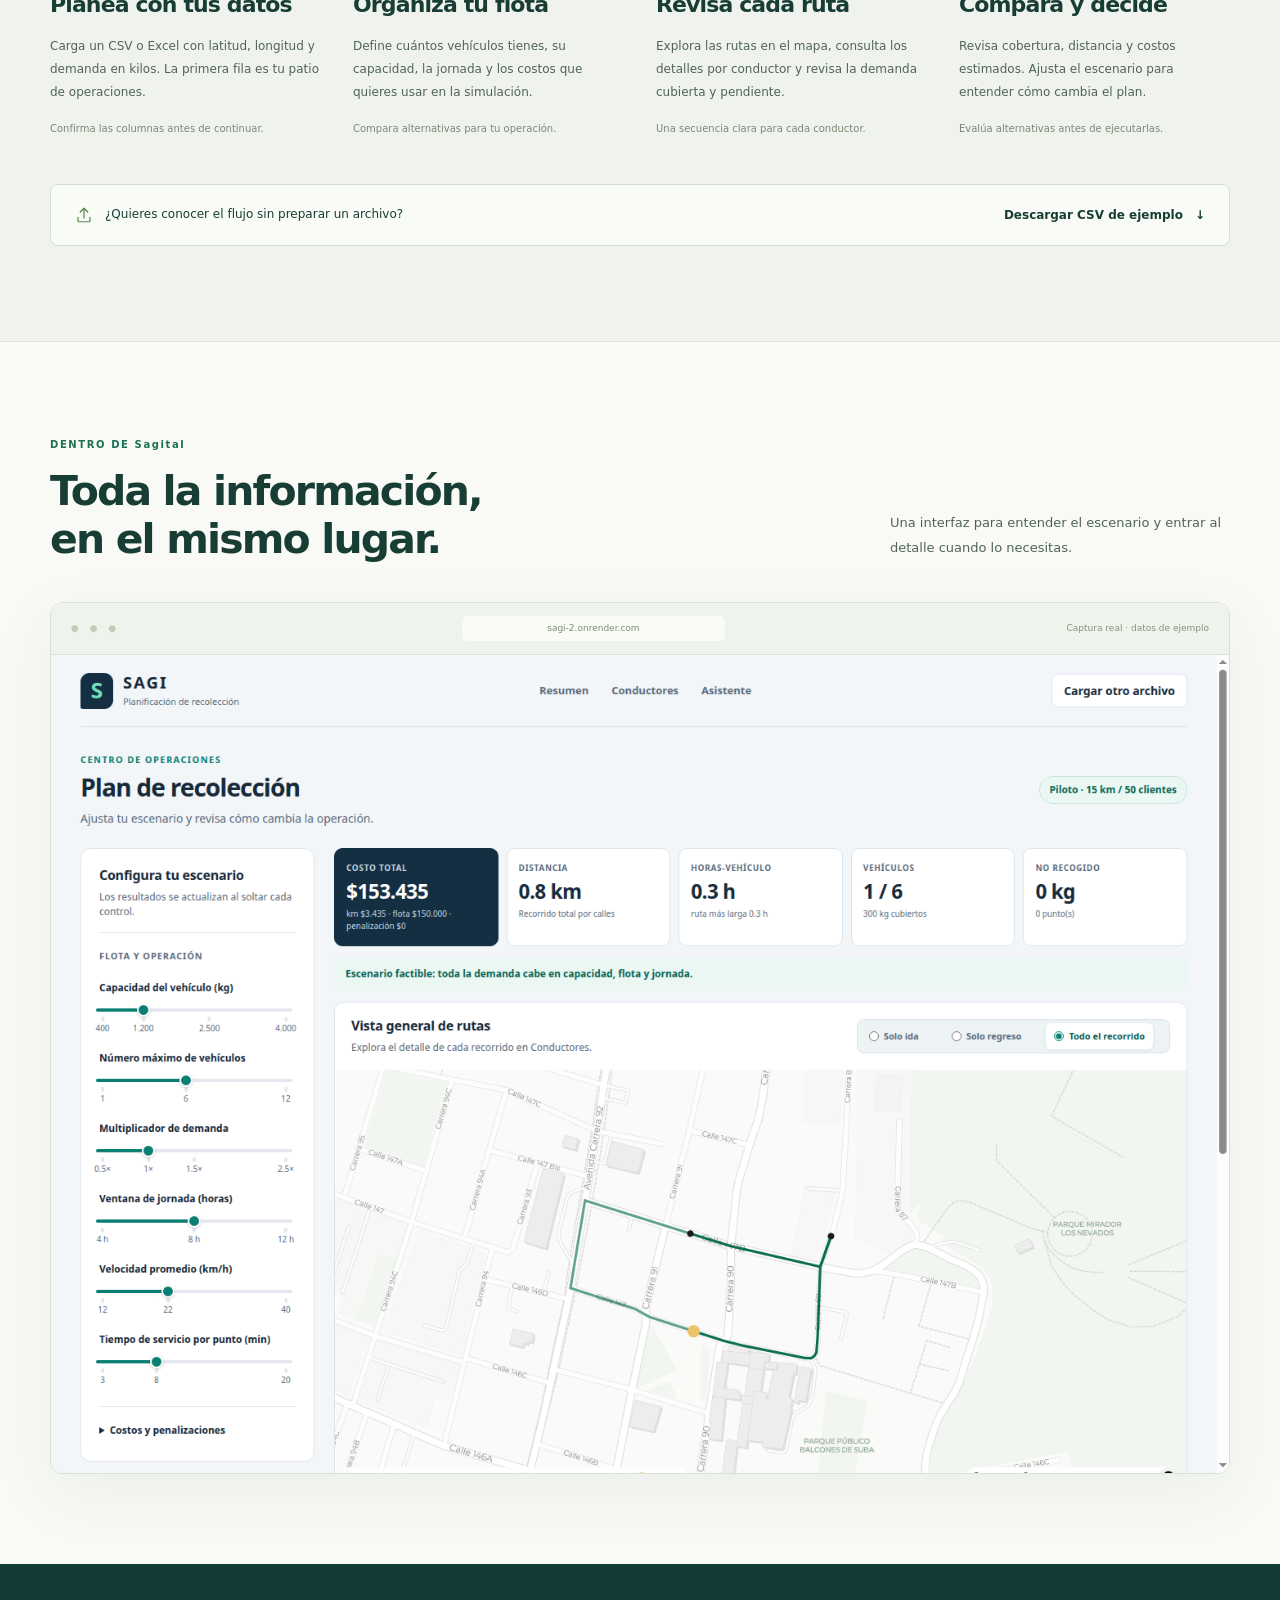
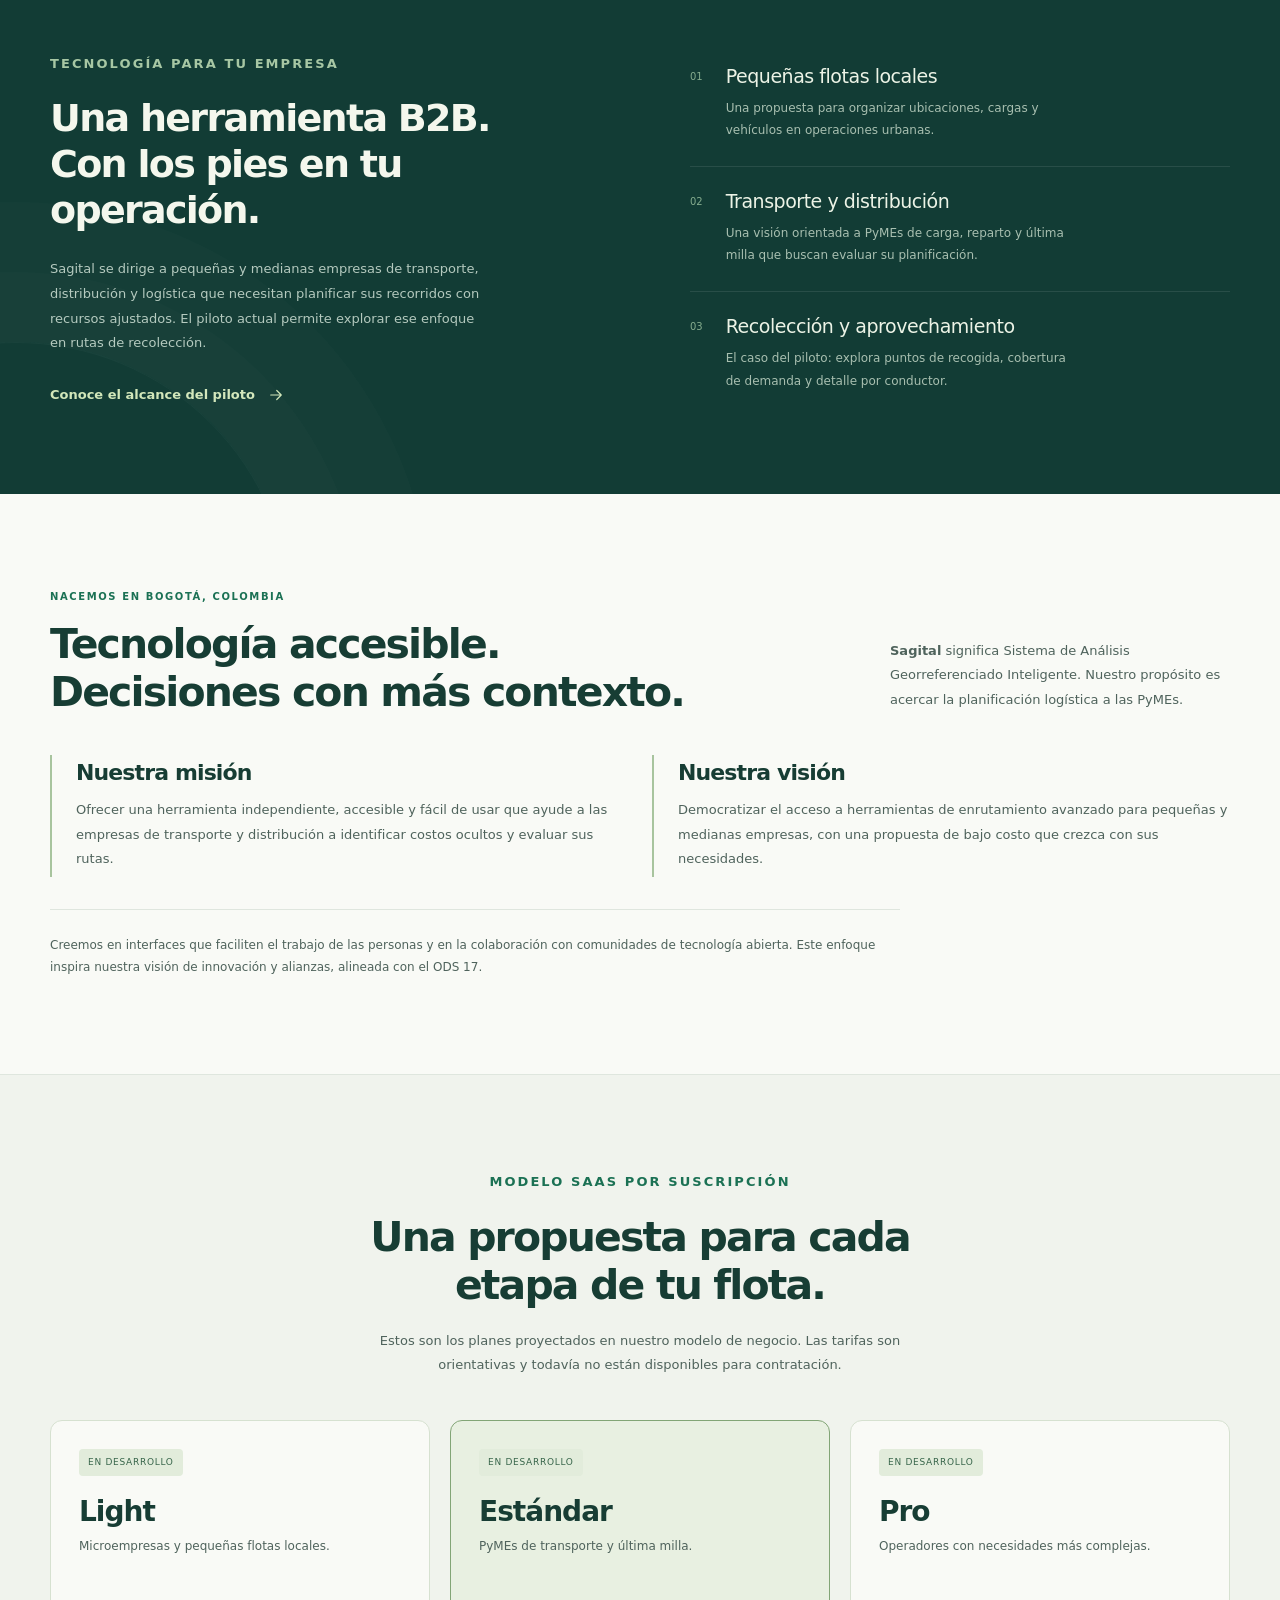
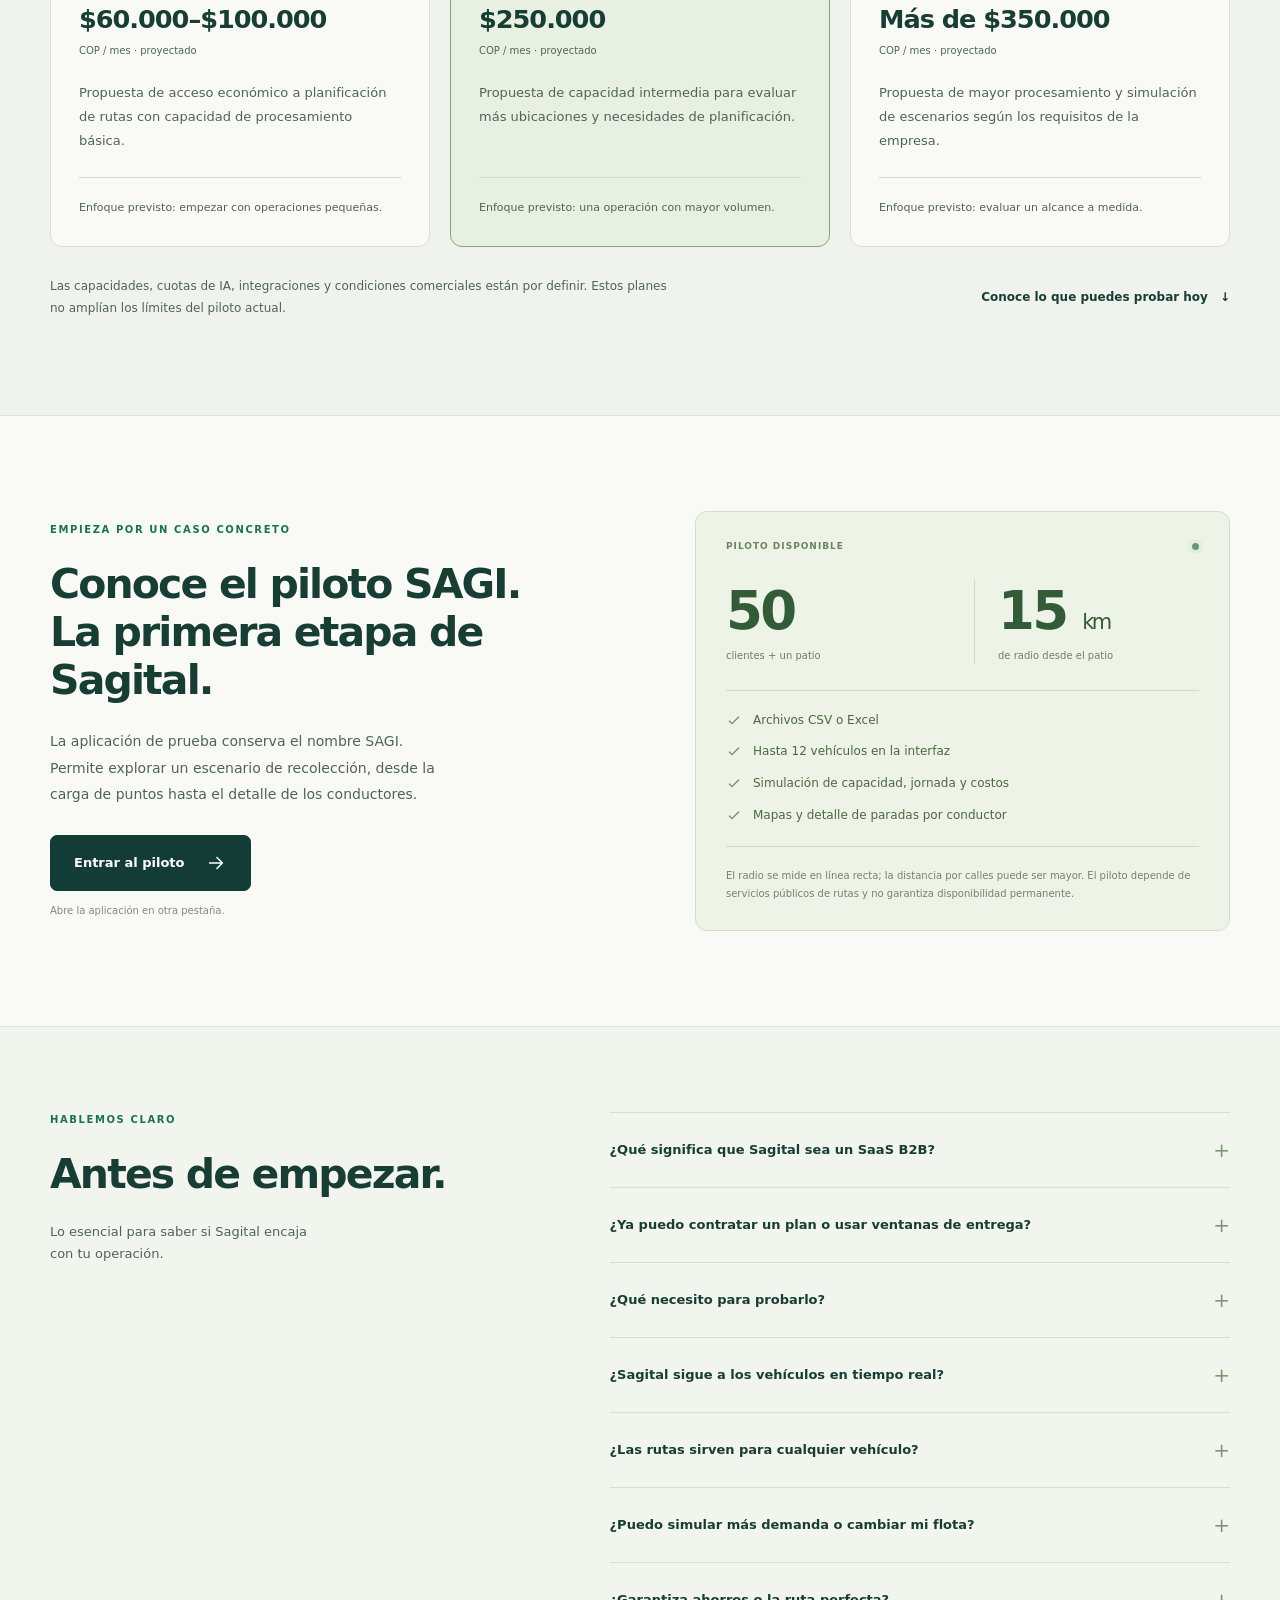
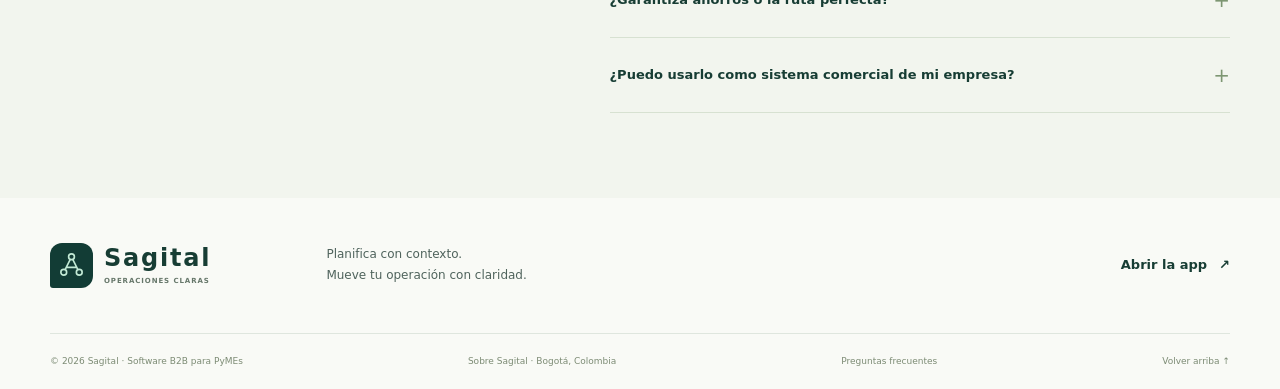
<file: index (1).html>
<!doctype html>
<html lang="es">
<head>
  <meta charset="utf-8">
  <meta name="viewport" content="width=device-width, initial-scale=1">
  <meta name="theme-color" content="#123c35">
  <title>Sagital — Una ruta clara para tu operación</title>
  <meta name="description" content="Sagital: software SaaS B2B de análisis georreferenciado y planificación logística para PyMEs. Conoce la propuesta, los planes proyectados y el piloto de rutas.">
  <meta property="og:type" content="website">
  <meta property="og:locale" content="es_CO">
  <meta property="og:title" content="Sagital — Una ruta clara para tu operación">
  <meta property="og:description" content="Logística accesible para PyMEs de transporte y distribución. Conoce Sagital y prueba su piloto de planificación de rutas.">
  <link rel="canonical" href="https://negan2523-cell.github.io/SAGITAL/">
  <meta property="og:url" content="https://negan2523-cell.github.io/SAGITAL/">
  <meta name="twitter:card" content="summary">
  <link rel="icon" href="[data-uri]" type="image/svg+xml">
  <style>:root{--ink:#173d34;--body:#4f635c;--muted:#738179;--green:#1b7154;--dark:#123c35;--mint:#dbece1;--paper:#f9faf6;--line:#dfe6de;--orange:#be763a;--radius:18px;--shadow:0 20px 65px #163c3410;color-scheme:light;font-synthesis:none}
*{box-sizing:border-box}html{scroll-padding-top:110px}body{margin:0;background:var(--paper);color:var(--ink);font-family:Inter,"Segoe UI",system-ui,-apple-system,sans-serif;font-size:15px;line-height:1.65;-webkit-font-smoothing:antialiased}a{color:inherit;text-decoration:none}button{font:inherit;cursor:pointer}img,svg{max-width:100%}button,a,summary{-webkit-tap-highlight-color:transparent}button:focus-visible,a:focus-visible,summary:focus-visible,[tabindex="0"]:focus-visible{outline:3px solid #bf7a32;outline-offset:5px}button:disabled{cursor:default}h1,h2,h3,p{margin:0}h1,h2,h3{letter-spacing:-.04em;line-height:1.13;font-weight:650}p{color:var(--body)}[hidden]{display:none!important}.container{width:min(1180px,calc(100% - 80px));margin-inline:auto}.icon{width:22px;height:22px;stroke:currentColor;stroke-width:1.6;stroke-linecap:round;stroke-linejoin:round;fill:none;flex-shrink:0;vertical-align:middle}.icon-library{position:absolute;width:0;height:0;overflow:hidden}.sr-only{position:absolute;width:1px;height:1px;padding:0;margin:-1px;overflow:hidden;clip:rect(0,0,0,0);white-space:nowrap;border:0}.skip-link{position:fixed;top:10px;left:10px;z-index:20;padding:10px 18px;background:var(--dark);color:white;transform:translateY(-160%);border-radius:8px}.skip-link:focus{transform:translateY(0)}
/* Navigation */
.site-header{position:sticky;top:0;z-index:10;background:#f9faf6f5;border-bottom:1px solid var(--line);backdrop-filter:blur(14px)}.header-inner{min-height:92px;display:flex;align-items:center;justify-content:space-between;gap:30px}.brand{display:inline-flex;gap:11px;align-items:center;flex-shrink:0;font-size:24px;font-weight:750;letter-spacing:.075em;line-height:1.1}.brand-mark{display:grid;place-items:center;background:var(--dark);color:#c2ead5;width:43px;height:45px;border-radius:12px 12px 12px 3px}.brand-mark svg{width:31px;height:31px;fill:none;stroke:currentColor;stroke-width:1.7;stroke-linejoin:round;stroke-linecap:round}.brand-mark circle{fill:var(--dark)}.brand-caption{display:block;font-size:7px;font-weight:650;letter-spacing:.13em;margin-top:7px;color:#66776a}.header-inner nav{display:flex;align-items:center;gap:29px;font-size:12px;font-weight:550}.header-inner nav>a:not(.button){padding:9px 0;position:relative}.header-inner nav>a:not(.button)::after{content:"";position:absolute;left:0;right:100%;bottom:4px;height:1px;background:var(--green);transition:right .15s}.header-inner nav>a:hover::after{right:0}.button{display:inline-flex;align-items:center;justify-content:center;gap:20px;padding:16px 23px;border-radius:7px;font-size:13px;font-weight:600;min-height:50px;transition:background .15s,transform .15s;line-height:1.4}.button-dark{background:var(--dark);color:#fff;border:1px solid var(--dark)}.button-dark:hover{background:#245446;transform:translateY(-1px)}.button-small{padding:12px 18px;min-height:43px;font-size:12px}.text-link{display:inline-flex;gap:12px;align-items:center;font-size:13px;font-weight:600;line-height:1.4}.text-link:hover{text-decoration:underline;text-underline-offset:5px}.menu-toggle{display:none}
/* Hero and interactive preview */
.hero{display:grid;grid-template-columns:1fr 1.12fr;gap:40px;align-items:center;padding-top:79px;padding-bottom:91px}.eyebrow{display:flex;align-items:center;gap:9px;font-size:10px;letter-spacing:.16em;font-weight:750;color:var(--green);margin-bottom:23px}.status-dot{display:inline-block;width:7px;height:7px;border-radius:50%;background:#619d70;box-shadow:0 0 0 4px #619d7010;flex-shrink:0}.hero h1{font-size:clamp(45px,4.2vw,60px);line-height:1.09;letter-spacing:-.055em;font-weight:650;max-width:550px}.text-accent{color:var(--green);white-space:nowrap}.hero-description{font-size:16px;line-height:1.85;max-width:440px;margin-top:25px}.hero-actions{display:flex;align-items:center;flex-wrap:wrap;gap:29px;margin-top:30px}.hero-note{display:flex;align-items:center;gap:7px;font-size:11px;margin-top:15px;color:#6c7d70}.hero-note .icon{width:15px;height:15px;color:var(--green)}.hero-audience{border-top:1px solid var(--line);margin-top:33px;padding-top:19px}.hero-audience>span{font-size:8px;letter-spacing:.13em;color:var(--muted);font-weight:600}.hero-audience p{display:flex;align-items:center;flex-wrap:wrap;gap:12px;margin-top:9px;font-size:11px;font-weight:500}.hero-audience i{height:3px;width:3px;border-radius:50%;background:#9ba99d}.hero-visual{position:relative;padding-bottom:23px;min-width:0}.hero-visual::before{content:"";position:absolute;inset:-35px -25px -25px 45px;border-radius:50%;background:radial-gradient(ellipse,#dcecdf 0%,#edf3e9 55%,transparent 70%);z-index:-1}.product-preview{background:#fff;border:1px solid #d4ded4;border-radius:15px;box-shadow:0 24px 60px #123c3515;overflow:hidden;transform:rotate(-1.25deg)}.preview-header{display:flex;justify-content:space-between;align-items:center;padding:17px 20px;border-bottom:1px solid #e7ece7;background:#fbfcfa;gap:8px}.preview-brand{display:inline-flex;align-items:center;gap:8px;font-size:10px;font-weight:750;white-space:nowrap}.preview-brand>span:last-child{font-weight:400;color:#7d8a7c;font-size:9px}.preview-brand .status-dot{width:5px;height:5px;box-shadow:none}.preview-live{font-size:7px;font-weight:600;letter-spacing:.05em;color:#7e8b7f}.preview-content{padding:20px 18px 0}.preview-heading{display:flex;justify-content:space-between;align-items:center;gap:10px;margin-bottom:17px}.small-label{font-size:7px;letter-spacing:.13em;color:#7a8a7d}.preview-heading h2{font-size:19px;letter-spacing:-.035em;margin-top:5px}.date-pill{display:flex;align-items:center;gap:5px;border:1px solid var(--line);padding:5px 8px;border-radius:6px;font-size:8px;color:#798876}.date-pill .icon{width:11px;height:11px}.preview-tabs{display:flex;gap:4px;align-items:center;margin-bottom:11px;border-bottom:1px solid #e7ece7}.preview-tabs button{background:none;border:0;border-bottom:2px solid transparent;color:#89938a;font-size:9px;padding:9px 14px;border-radius:4px 4px 0 0}.preview-tabs button[aria-selected="true"]{color:#276449;border-color:#276449;background:#f4f8f2;font-weight:650}.demo-map{position:relative;background:#eef3ec;border-radius:8px;overflow:hidden;aspect-ratio:540/310}.demo-map svg{display:block;width:100%;height:100%}.route{fill:none;stroke-width:4;stroke-linejoin:round;stroke-linecap:round;transition:opacity .2s}.route-green{stroke:#147663}.route-orange{stroke:#be763a}.route-blue{stroke:#597eaa}.map-stops{stroke:white;stroke-width:2}.coverage-zone{opacity:0;transition:opacity .2s}.demo-map[data-view="cobertura"] .coverage-zone{opacity:1}.demo-map[data-view="cobertura"] .route{opacity:.45}.demo-map[data-view="costos"] .route-orange,.demo-map[data-view="costos"] .route-blue{opacity:.16}.map-label{position:absolute;bottom:13px;left:14px;display:flex;align-items:center;gap:8px;padding:8px 11px;background:#fffffff0;border-radius:6px;box-shadow:0 3px 10px #123c3508;font-size:8px;font-weight:550;color:#315340}.map-label .status-dot{width:5px;height:5px}.demo-stats{display:grid;grid-template-columns:repeat(3,minmax(0,1fr));gap:10px;padding:15px 1px 12px}.demo-stats>div+div{padding-left:12px;border-left:1px solid var(--line)}.demo-stats span{display:block;font-size:7px;color:#7d8a7c}.demo-stats strong{display:block;font-size:22px;line-height:1.2;font-weight:650;margin-top:6px;letter-spacing:-.04em}.demo-stats small{font-weight:400;font-size:9px;color:#889283;letter-spacing:0}.demo-explanation{font-size:9px;margin:0 0 13px;min-height:30px;color:#6f806f}.preview-footer{display:flex;gap:13px;align-items:center;border-top:1px solid #e7ece7;padding:10px 19px;font-size:7px;color:#7e8b7c}.preview-footer>span{display:flex;align-items:center;gap:4px}.preview-footer>span:last-child{margin-left:auto;font-size:7px}.legend-dot{width:5px;height:5px;display:inline-block;border-radius:50%}.green{background:#147663}.orange{background:#be763a}.blue{background:#597eaa}.floating-note{position:absolute;bottom:0;left:-30px;background:#fff;padding:14px 18px;display:flex;gap:11px;align-items:center;border:1px solid #d8e2d7;border-radius:10px;box-shadow:0 12px 28px #123c3512}.note-icon{display:grid;place-items:center;background:#e6f1e6;color:var(--green);width:31px;height:31px;border-radius:50%}.note-icon .icon{width:17px;height:17px}.floating-note strong,.floating-note div>span{display:block}.floating-note strong{font-size:10px;font-weight:650}.floating-note div>span{font-size:9px;margin-top:3px;color:#798876}
/* Content */
.context-strip{border-block:1px solid var(--line);background:#f0f4ed}.context-strip .container{display:grid;grid-template-columns:1.5fr repeat(3,1fr);align-items:center;gap:24px;padding-block:28px}.context-strip p{font-size:13px;line-height:1.6}.context-strip strong{color:var(--ink);font-weight:600}.context-strip .container>div{display:flex;align-items:center;gap:12px;font-size:11px;font-weight:500}.context-strip .icon{width:23px;height:23px;color:#649077}.section{padding-block:95px}.section-heading{display:flex;align-items:flex-end;justify-content:space-between;gap:35px;margin-bottom:38px}.section-heading .eyebrow{margin-bottom:15px}.section h2,.business-section h2,.faq-section h2{font-size:clamp(30px,3.2vw,43px);letter-spacing:-.045em;font-weight:600;line-height:1.17}.section-heading>p{font-size:13px;line-height:1.9;max-width:340px;padding-bottom:4px}.feature-grid{display:grid;grid-template-columns:1.12fr 1fr 1fr;gap:20px}.feature-card{border:1px solid var(--line);padding:29px 26px;border-radius:12px;background:#fff}.feature-main{background:#edf3e9;border-color:#d7e3d0}.feature-icon{display:grid;place-items:center;background:#f1f5ee;border:1px solid #e0e8dc;border-radius:10px;width:43px;height:43px;color:#44775c;margin-bottom:29px}.feature-main .feature-icon{background:#e0edd7;border-color:#d1e2c8}.feature-card h3{font-size:20px;font-weight:600;margin-bottom:15px;letter-spacing:-.035em}.feature-card p{font-size:12px;line-height:1.9}.mini-journey{display:flex;gap:4px;align-items:center;margin:30px 0 13px}.mini-journey>span{display:grid;place-items:center;width:25px;height:25px;border-radius:50%;border:1px solid #b3c7aa;background:#fff;font-size:9px;color:#53754e;flex-shrink:0}.mini-journey .journey-depot{background:#25533d;border-color:#25533d;color:white}.mini-journey i{height:1px;background:#a5bca0;flex:1;position:relative}.mini-journey i::after{content:"›";position:absolute;right:0;top:-11px;color:#6c8f61;font-size:13px}.card-footnote{font-size:9px;color:#70836a}.scenario-visual{display:grid;grid-template-columns:57px 1fr;gap:16px 12px;font-size:9px;color:#7d8a7a;margin-top:28px;align-items:center}.scenario-visual i{display:block;height:3px;border-radius:4px;background:#e0e7db;position:relative}.scenario-visual b{display:block;height:3px;width:67%;background:#81a274;position:relative}.scenario-visual b::after{content:"";position:absolute;width:9px;height:9px;border-radius:50%;background:#558545;border:2px solid white;right:-2px;top:-3px;box-shadow:0 1px 3px #123c3520}.scenario-visual i:last-child b{width:42%}.stop-visual{display:flex;align-items:center;gap:10px;border-top:1px solid var(--line);padding-top:20px;margin-top:26px}.stop-visual>span{font-size:9px;border:1px solid var(--line);border-radius:50%;padding:4px 7px;color:#7f9080}.stop-visual b,.stop-visual small{display:block}.stop-visual b{font-size:9px;font-weight:550}.stop-visual small{font-size:7px;color:#7e897b;margin-top:3px}.stop-visual .icon{width:15px;height:15px;color:#79a274;margin-left:auto}
.workflow-section{background:#f0f3ed;border-block:1px solid var(--line)}.centered{display:flex;flex-direction:column;text-align:center;gap:0;align-items:center}.centered>p:last-child{max-width:530px;margin-top:19px}.steps-grid{display:grid;grid-template-columns:repeat(3,minmax(0,1fr));gap:55px;margin-top:50px}.step{position:relative;padding-top:48px}.step-number{position:absolute;top:0;left:0;color:#bccdb5;font-size:13px;font-weight:550}.step::before{content:"";position:absolute;left:33px;right:0;top:11px;border-top:1px solid #d2ddcc}.step-icon{width:28px;height:28px;margin-bottom:19px;color:#44775c}.step h3{font-size:22px;font-weight:600;margin-bottom:17px}.step p{font-size:12px;line-height:1.9}.step-detail{display:block;color:#7a8874;font-size:10px;margin-top:17px}.template-note{border:1px solid #d4e0cc;background:#f9fbf7;border-radius:8px;display:flex;align-items:center;justify-content:space-between;gap:20px;padding:20px 24px;margin-top:47px}.template-note>span{display:flex;align-items:center;gap:12px;font-size:12px}.template-note .icon{width:18px;height:18px;color:#558545}.template-note a{font-size:12px;flex-shrink:0}
.product-section{padding-bottom:90px}.app-frame{border:1px solid #d8e2d5;border-radius:12px;overflow:hidden;background:white;box-shadow:var(--shadow)}.browser-bar{display:flex;align-items:center;justify-content:space-between;gap:15px;padding:13px 20px;background:#eef3eb;border-bottom:1px solid #d8e2d5;font-size:9px;color:#84927d}.browser-bar>span:first-child{color:#bfceb7;letter-spacing:4px}.browser-bar>span:nth-child(2){padding:5px 85px;background:#f9fbf6;border-radius:5px;color:#7b8c73}.app-frame img{display:block;width:100%;height:auto;aspect-ratio:1440/1000;object-fit:cover;object-position:top}.business-section{background:var(--dark);color:white;padding-block:78px;position:relative;overflow:hidden}.business-section::after{content:"";position:absolute;width:550px;height:550px;border:1px solid #ffffff08;border-radius:50%;left:-260px;bottom:-400px;box-shadow:0 0 0 70px #ffffff03,0 0 0 140px #ffffff03;pointer-events:none}.business-grid{display:grid;grid-template-columns:1fr 1fr;gap:100px;align-items:center}.business-section .eyebrow{color:#a7c7a4;margin-bottom:20px}.business-section h2{color:#f4f7ed;font-size:38px;line-height:1.2;margin-bottom:24px}.business-section p{color:#b4c9be;font-size:13px;line-height:1.9;max-width:440px}.light-link{color:#d2e7ba;margin-top:30px}.light-link .icon{width:18px;height:18px}.business-list article{display:flex;gap:23px;padding:24px 0}.business-list article+article{border-top:1px solid #ffffff18}.business-list article>span{font-size:10px;color:#85ac8e;margin-top:3px}.business-list h3{font-size:19px;letter-spacing:-.025em;font-weight:500;margin-bottom:9px;color:#ecf3e6}.business-list p{font-size:12px;color:#a8bfb0;max-width:350px}
.pilot-section{display:grid;grid-template-columns:1fr 1fr;gap:110px;align-items:center}.pilot-copy>p:not(.eyebrow):not(.pilot-hint){max-width:390px;font-size:14px;line-height:1.9;margin:23px 0 27px}.pilot-hint{font-size:10px;margin-top:12px;color:#7f8b77}.pilot-card{border:1px solid #d1dfc9;border-radius:12px;background:#edf3e7;padding:27px 30px}.pilot-card-heading{display:flex;align-items:center;justify-content:space-between;font-size:9px;letter-spacing:.11em;color:#6b8460;font-weight:650}.pilot-limits{display:grid;grid-template-columns:1fr 1fr;gap:23px;margin:25px 0}.pilot-limits>div+div{border-left:1px solid #cedcc6;padding-left:23px}.pilot-limits strong{display:block;font-size:53px;letter-spacing:-.05em;line-height:1.2;font-weight:550;color:#345b37}.pilot-limits small{font-size:21px;font-weight:400}.pilot-limits span{display:block;font-size:10px;color:#6d8064;margin-top:6px}.check-list{list-style:none;padding:20px 0;margin:0;border-block:1px solid #cedcc6;display:grid;gap:12px}.check-list li{display:flex;align-items:center;gap:11px;font-size:12px;color:#4b6843}.check-list .icon{width:16px;height:16px;color:#5d8b4e}.pilot-disclaimer{font-size:10px;line-height:1.8;color:#71856b;margin-top:20px}.faq-section{border-top:1px solid var(--line);background:#f2f5ee;padding-block:85px}.faq-grid{display:grid;grid-template-columns:1fr 1.35fr;gap:100px}.faq-grid>div:first-child p:last-child{max-width:280px;font-size:13px;margin-top:22px}.faq-list details{border-bottom:1px solid #d7e1d1}.faq-list details:first-child{border-top:1px solid #d7e1d1}.faq-list summary{display:flex;align-items:center;justify-content:space-between;gap:20px;list-style:none;font-size:13px;font-weight:550;cursor:pointer;padding:22px 0;line-height:1.5}.faq-list summary::-webkit-details-marker{display:none}.faq-list summary::after{content:"+";font-size:20px;font-weight:400;color:#7d9672;flex-shrink:0}.faq-list details[open] summary::after{content:"−"}.faq-list details>div{padding:0 30px 22px 0}.faq-list details p{font-size:12px;line-height:1.9;color:#64775b}.faq-list details a{text-decoration:underline;text-underline-offset:3px}
.site-footer{background:var(--paper)}.footer-top{display:flex;align-items:center;justify-content:space-between;gap:25px;padding-block:45px}.footer-top p{font-size:12px;line-height:1.8;margin-right:auto;margin-left:90px}.footer-bottom{padding-block:20px;display:flex;justify-content:space-between;align-items:center;gap:20px;border-top:1px solid var(--line);font-size:9px;color:#7c8b74}.footer-bottom a:hover{text-decoration:underline;text-underline-offset:3px}
@media(min-width:1500px){.hero{gap:60px}}
@media(max-width:1100px){.container{width:calc(100% - 64px)}.header-inner nav{gap:19px;font-size:11px}.hero{gap:30px;padding-top:62px;padding-bottom:75px}.hero h1{font-size:51px}.hero-description{font-size:14px}.hero-actions{gap:20px}.floating-note{left:-12px}.preview-header{padding:14px}.preview-brand>span:last-child{font-size:8px}.preview-live{font-size:6px}.feature-card{padding:25px 20px}.feature-card h3{font-size:18px}.business-grid,.pilot-section,.faq-grid{gap:60px}.business-section h2{font-size:33px}.steps-grid{gap:32px}.section{padding-block:75px}.feature-grid{gap:14px}.context-strip .container{gap:15px}.context-strip .container>div{font-size:10px}.footer-top p{margin-left:50px}}
@media(max-width:850px){.container{width:calc(100% - 48px)}.header-inner{min-height:79px}.brand{font-size:22px}.brand-mark{width:38px;height:40px}.brand-caption{font-size:6px}.menu-toggle{display:flex;flex-direction:column;justify-content:center;gap:6px;width:42px;height:42px;background:none;border:1px solid var(--line);border-radius:7px}.menu-toggle span{display:block;width:18px;height:1px;background:var(--dark);margin-inline:auto}.header-inner{position:relative}.header-inner nav{display:none;position:absolute;top:79px;left:-24px;right:-24px;padding:20px 24px 25px;background:var(--paper);border-bottom:1px solid var(--line);box-shadow:0 12px 20px #123c3508;flex-direction:column;align-items:stretch;gap:10px;font-size:13px}.header-inner nav.is-open{display:flex}.header-inner nav>a:not(.button){padding:10px 0}.header-inner nav>.button{margin-top:8px}.hero{grid-template-columns:1fr;gap:45px;padding-top:52px;padding-bottom:65px}.hero-copy{max-width:570px}.hero h1{font-size:clamp(46px,8vw,64px)}.hero-description{font-size:16px;max-width:510px}.hero-audience{max-width:510px}.hero-visual{width:min(570px,100%);margin-inline:auto;padding-bottom:20px}.hero-visual::before{inset:-20px 0}.product-preview{transform:rotate(-.7deg)}.floating-note{left:-5px;bottom:0}.context-strip .container{grid-template-columns:1fr 1fr;gap:25px;padding-block:26px}.context-strip p{font-size:12px}.context-strip .container>div{font-size:11px}.section-heading{align-items:flex-start;flex-direction:column;gap:20px}.section-heading>p{max-width:510px}.section h2{font-size:35px}.feature-grid{grid-template-columns:1fr;gap:16px}.feature-card{padding:26px}.feature-icon{margin-bottom:20px}.feature-card h3{font-size:21px}.feature-card p{max-width:550px;font-size:13px}.mini-journey{max-width:300px}.scenario-visual{max-width:300px}.stop-visual{max-width:360px}.centered{align-items:center;gap:0}.centered>p:last-child{max-width:430px}.steps-grid{gap:24px}.step h3{font-size:20px}.step p{font-size:12px}.template-note{flex-direction:column;align-items:flex-start;gap:15px}.business-grid{grid-template-columns:1fr;gap:25px}.business-section h2{font-size:37px}.business-section p{max-width:580px}.business-list article{padding:20px 0}.business-list p{max-width:550px}.pilot-section{grid-template-columns:1fr;gap:35px}.pilot-copy>p:not(.eyebrow):not(.pilot-hint){max-width:500px}.pilot-card{max-width:580px;width:100%}.faq-grid{grid-template-columns:1fr;gap:35px}.faq-grid>div:first-child p:last-child{max-width:420px}.browser-bar>span:nth-child(2){padding:5px 25px}.browser-bar>span:last-child{font-size:8px}.footer-top{flex-wrap:wrap}.footer-top p{margin-left:15px}.footer-bottom{flex-wrap:wrap}.section,.faq-section{padding-block:65px}}
@media(max-width:560px){.container{width:calc(100% - 40px)}html{scroll-padding-top:95px}.hero{padding-top:42px;gap:40px;padding-bottom:45px}.hero h1{font-size:45px;letter-spacing:-.055em}.hero .eyebrow{font-size:8px;margin-bottom:20px}.hero-description{font-size:14px;line-height:1.85;margin-top:21px}.hero-actions{gap:22px;margin-top:25px}.button{font-size:12px;min-height:49px;padding:14px 18px;gap:13px}.hero-actions .text-link{font-size:12px}.hero-note{font-size:10px}.hero-audience{margin-top:27px;padding-top:17px}.hero-audience>span{font-size:7px}.hero-audience p{font-size:9px;gap:9px}.product-preview{border-radius:10px}.preview-header{padding:12px 11px}.preview-brand{font-size:9px;gap:6px}.preview-brand>span:last-child{font-size:7px}.preview-live{font-size:5px}.preview-content{padding:15px 11px 0}.preview-heading h2{font-size:16px}.preview-heading{margin-bottom:11px}.small-label{font-size:6px}.date-pill{padding:4px 6px;font-size:7px}.preview-tabs button{font-size:9px;padding:8px 13px}.demo-stats{gap:6px;padding-top:12px}.demo-stats>div+div{padding-left:8px}.demo-stats span{font-size:6px}.demo-stats strong{font-size:19px}.demo-stats small{font-size:7px}.demo-explanation{font-size:8px;min-height:29px}.map-label{font-size:7px;bottom:9px;left:9px;padding:6px 8px}.preview-footer{padding:9px 11px;gap:9px}.preview-footer>span,.preview-footer>span:last-child{font-size:6px}.floating-note{padding:10px 12px;left:-3px;gap:8px}.floating-note strong{font-size:9px}.floating-note div>span{font-size:8px}.note-icon{width:27px;height:27px}.hero-visual{padding-bottom:27px}.context-strip .container{gap:20px 15px}.context-strip .container>div{font-size:9px;gap:8px}.context-strip .icon{width:20px;height:20px}.context-strip p{font-size:11px}.section,.faq-section{padding-block:55px}.section h2,.faq-section h2{font-size:30px}.section-heading{margin-bottom:28px;gap:16px}.section-heading>p{font-size:12px}.eyebrow{font-size:8px;margin-bottom:16px}.feature-card{padding:24px}.feature-card p{font-size:12px}.steps-grid{grid-template-columns:1fr;gap:32px;margin-top:33px}.step{padding-top:35px;padding-left:0}.step::before{right:0}.step-number{font-size:11px}.step h3{font-size:22px;margin-bottom:13px}.step p{font-size:13px}.step-icon{width:25px;height:25px;margin-bottom:14px}.step-detail{font-size:10px;margin-top:13px}.template-note{margin-top:30px;padding:18px}.template-note>span{font-size:11px;align-items:flex-start}.template-note a{font-size:11px}.browser-bar{padding:10px;gap:6px;font-size:7px}.browser-bar>span:nth-child(2){padding:4px 10px}.browser-bar>span:last-child{font-size:6px}.browser-bar>span:first-child{letter-spacing:1px}.business-section{padding-block:55px}.business-section h2{font-size:30px}.business-section p{font-size:12px}.business-list h3{font-size:18px}.business-list p{font-size:11px}.business-list article{gap:18px}.light-link{font-size:12px}.pilot-card{padding:24px}.pilot-copy>p:not(.eyebrow):not(.pilot-hint){font-size:13px}.pilot-limits strong{font-size:47px}.pilot-limits span{font-size:9px}.check-list li{font-size:11px}.pilot-disclaimer{font-size:9px}.faq-list summary{font-size:12px;padding:19px 0}.faq-list details>div{padding-right:8px}.faq-list details p{font-size:12px}.footer-top{padding-block:32px;gap:24px}.footer-top p{margin-left:auto;font-size:10px}.footer-top>.text-link{flex-basis:100%;font-size:12px}.footer-bottom{font-size:8px;gap:10px}.footer-bottom>span:nth-child(2){display:none}}
@media(max-width:360px){.container{width:calc(100% - 32px)}.hero h1{font-size:40px}.hero-actions{gap:15px}.hero-actions .button{padding-inline:14px}.hero-description{font-size:13px}.hero-audience p{font-size:8px}.preview-brand>span:last-child{display:none}.preview-live{font-size:6px}.pilot-limits{gap:15px}.pilot-limits>div+div{padding-left:15px}.pilot-limits strong{font-size:42px}}
@media(prefers-reduced-motion:reduce){*,*::before,*::after{transition:none!important;animation:none!important}}
@media print{.site-header{position:static}.hero{display:block}.hero-visual{margin-top:30px}.button,.menu-toggle,.preview-tabs{display:none!important}.section,.faq-section{padding-block:25px}.feature-grid,.business-grid,.pilot-section,.faq-grid{display:block}.feature-card,.pilot-card{break-inside:avoid;margin-bottom:15px}body{background:white}.business-section{background:#edf3e9;color:var(--ink)}.business-section h2,.business-list h3{color:var(--ink)}.business-section p{color:var(--body)}}

/* Contenido institucional y portafolio */
.problem-section{padding-bottom:0}.problem-grid{display:grid;grid-template-columns:repeat(3,minmax(0,1fr));gap:32px}.problem-grid article{border-top:1px solid #c9d9c4;padding-top:22px}.problem-number{font-size:10px;letter-spacing:.08em;color:#637e5d}.problem-grid h3{font-size:19px;margin:12px 0;letter-spacing:-.025em}.problem-grid p,.service-card p,.purpose-grid p,.plan-card p{font-size:13px;line-height:1.85}
.services-section,.plans-section{background:#f0f3ed;border-block:1px solid var(--line)}.service-grid,.purpose-grid{display:grid;grid-template-columns:repeat(2,minmax(0,1fr));gap:24px}.service-card{background:var(--paper);border:1px solid var(--line);border-radius:12px;padding:32px}.service-status,.plan-state{display:inline-block;font-size:9px;letter-spacing:.08em;color:#37654a;background:#e2ecdb;border-radius:4px;padding:6px 9px}.service-planned{color:#805525;background:#f3eadb}.service-card h3{font-size:25px;font-weight:600;letter-spacing:-.035em;line-height:1.25;margin:20px 0 15px}.service-card .text-link{margin-top:23px;font-size:12px}.service-card .service-note{font-size:11px;margin-top:20px;color:#6d7e69}.steps-grid{grid-template-columns:repeat(4,minmax(0,1fr));gap:32px}.purpose-grid article{border-left:2px solid #a8c49e;padding:6px 0 6px 24px}.purpose-grid h3{font-size:22px;margin-bottom:13px;font-weight:600}.purpose-note{font-size:12px;line-height:1.9;border-top:1px solid var(--line);margin-top:32px;padding-top:24px;max-width:850px}.plans-grid{display:grid;grid-template-columns:repeat(3,minmax(0,1fr));gap:20px}.plan-card{border:1px solid #d6e1d0;background:var(--paper);border-radius:12px;padding:28px;display:flex;flex-direction:column;align-items:flex-start}.plan-featured{border-color:#82a576;background:#e8f0e1}.plan-card h3{font-size:28px;font-weight:600;letter-spacing:-.035em;margin-top:20px}.plan-card .plan-audience{font-size:12px;min-height:44px;margin-top:7px}.plan-card .plan-price{font-size:clamp(20px,2vw,26px);line-height:1.3;letter-spacing:-.04em;color:var(--ink);font-weight:600;margin:24px 0;white-space:nowrap}.plan-price span{display:block;font-size:10px;letter-spacing:0;font-weight:400;margin-top:8px;color:var(--body)}.plan-card .plan-scope{border-top:1px solid #d0ddc8;font-size:11px;margin-top:auto;padding-top:20px;width:100%}.plan-card>p:nth-last-child(2){padding-bottom:24px}.plans-note{display:flex;align-items:center;justify-content:space-between;gap:30px;margin-top:28px}.plans-note p{font-size:12px;max-width:620px;line-height:1.85}.plans-note a{font-size:12px;flex-shrink:0}.footer-bottom{flex-wrap:wrap}
@media(max-width:1100px){.steps-grid{gap:24px}.plan-card{padding:22px}.plans-note{align-items:flex-start;flex-direction:column;gap:16px}}
@media(max-width:850px){.problem-grid{gap:22px}.problem-grid h3{font-size:18px}.steps-grid{grid-template-columns:repeat(2,minmax(0,1fr));gap:35px}.plans-grid{grid-template-columns:1fr}.plan-card .plan-audience{min-height:0}.plan-card .plan-price{font-size:28px}.service-card{padding:26px}.service-card h3{font-size:22px}.plan-card{padding:28px}.plan-card .plan-scope{margin-top:0}}
@media(max-width:560px){.problem-grid,.service-grid,.purpose-grid,.steps-grid{grid-template-columns:1fr}.problem-section{padding-bottom:0}.problem-grid{gap:26px}.service-card{padding:24px}.purpose-grid{gap:28px}.purpose-grid article{padding-left:20px}.purpose-note{font-size:11px}.plan-card .plan-price{font-size:26px}.plans-note{gap:18px}.plans-note a{font-size:11px}}
@media print{.problem-grid,.service-grid,.purpose-grid,.plans-grid{display:block}.plan-card,.service-card{break-inside:avoid;margin-block:15px}}
</style>
  
  <noscript><style>@media(max-width:850px){.header-inner{flex-wrap:wrap;padding-block:16px}.header-inner nav{position:static;display:flex;flex-direction:row;flex-wrap:wrap;border:0;box-shadow:none;padding:0;width:100%;font-size:11px;gap:8px 18px}.header-inner nav>.button{margin-top:0}.menu-toggle{display:none}}
</style></noscript>
</head>
<body>
  <a class="skip-link" href="#contenido">Saltar al contenido</a>
  <svg class="icon-library" xmlns="http://www.w3.org/2000/svg" aria-hidden="true"><defs>
    <symbol id="i-arrow" viewBox="0 0 24 24"><path d="M5 12h14M13 6l6 6-6 6"/></symbol>
    <symbol id="i-upload" viewBox="0 0 24 24"><path d="M12 16V3m-5 5 5-5 5 5M4 15v5a1 1 0 0 0 1 1h14a1 1 0 0 0 1-1v-5"/></symbol>
    <symbol id="i-route" viewBox="0 0 24 24"><circle cx="6" cy="6" r="3"/><circle cx="18" cy="18" r="3"/><path d="M9 6h7a4 4 0 0 1 0 8H8a4 4 0 0 0 0 8"/></symbol>
    <symbol id="i-sliders" viewBox="0 0 24 24"><path d="M3 7h5m6 0h7M3 17h11m6 0h1"/><circle cx="11" cy="7" r="3"/><circle cx="17" cy="17" r="3"/></symbol>
    <symbol id="i-team" viewBox="0 0 24 24"><circle cx="9" cy="7" r="4"/><path d="M2 21v-3a7 7 0 0 1 14 0v3M17 3a4 4 0 0 1 0 8m2 4a6 6 0 0 1 3 6"/></symbol>
    <symbol id="i-chart" viewBox="0 0 24 24"><path d="M4 3v17h17M8 15v-4m5 4V7m5 8V4"/></symbol>
    <symbol id="i-check" viewBox="0 0 24 24"><path d="m5 12 4 4L19 6"/></symbol>
    <symbol id="i-clock" viewBox="0 0 24 24"><circle cx="12" cy="12" r="9"/><path d="M12 6v6l4 2"/></symbol>
  </defs></svg>

  <header class="site-header">
    <div class="container header-inner">
      <a class="brand" href="#inicio" aria-label="Sagital, inicio"><span class="brand-mark" aria-hidden="true"><svg viewBox="0 0 32 32"><path d="M8 23 16 7l8 16M11 18h10"/><circle cx="16" cy="7" r="3"/><circle cx="8" cy="23" r="3"/><circle cx="24" cy="23" r="3"/></svg></span><span>Sagital<span class="brand-caption">OPERACIONES CLARAS</span></span></a>
      <button class="menu-toggle" type="button" aria-label="Abrir menú" aria-controls="navegacion" aria-expanded="false"><span></span><span></span></button>
      <nav id="navegacion" aria-label="Navegación principal">
        <a href="#solucion">La solución</a><a href="#como-funciona">Cómo funciona</a><a href="#empresas">Para tu empresa</a><a href="#planes">Planes</a>
        <a class="button button-small button-dark" href="https://sagi-2.onrender.com" target="_blank" rel="noopener noreferrer">Abrir la app <span aria-hidden="true">↗</span><span class="sr-only"> (nueva pestaña)</span></a>
      </nav>
    </div>
  </header>

  <main id="contenido">
    <section class="hero container" id="inicio" aria-labelledby="hero-title">
      <div class="hero-copy">
        <p class="eyebrow"><span class="status-dot"></span> SOFTWARE B2B PARA PYMES</p>
        <h1 id="hero-title">Tu operación,<br>con una <span class="text-accent">ruta clara.</span></h1>
        <p class="hero-description">Análisis georreferenciado y planificación logística para PyMEs. Convierte tus puntos en rutas claras, compara costos y prepara la jornada de tu flota desde el navegador.</p>
        <div class="hero-actions"><a class="button button-dark" href="https://sagi-2.onrender.com" target="_blank" rel="noopener noreferrer">Explorar el piloto <svg class="icon" aria-hidden="true"><use href="#i-arrow"/></svg><span class="sr-only"> (nueva pestaña)</span></a><a class="text-link" href="#como-funciona">Así funciona <span aria-hidden="true">↘</span></a></div>
        <p class="hero-note"><svg class="icon" aria-hidden="true"><use href="#i-check"/></svg> Desde tu navegador. Empieza con un CSV o Excel.</p>
        <div class="hero-audience"><span>HECHO PARA QUIENES MUEVEN LA OPERACIÓN</span><p>Transporte <i></i> Distribución <i></i> Recolección</p></div>
      </div>
      <div class="hero-visual">
        <div class="product-preview" aria-label="Ejemplo ilustrativo del panel de planificación de Sagital">
          <div class="preview-header"><span class="preview-brand"><span class="status-dot"></span> Sagital <span>/ Plan de recolección</span></span><span class="preview-live">ESCENARIO DE EJEMPLO</span></div>
          <div class="preview-content">
            <div class="preview-heading"><div><span class="small-label">VISTA DE TU OPERACIÓN</span><h2>El plan, en perspectiva.</h2></div><span class="date-pill"><svg class="icon" aria-hidden="true"><use href="#i-clock"/></svg> 06:00</span></div>
            <div class="preview-tabs" role="tablist" aria-label="Explorar el ejemplo" hidden>
              <button id="tab-rutas" role="tab" aria-selected="true" aria-controls="panel-demo" tabindex="0" data-view="rutas">Rutas</button>
              <button id="tab-cobertura" role="tab" aria-selected="false" aria-controls="panel-demo" tabindex="-1" data-view="cobertura">Cobertura</button>
              <button id="tab-costos" role="tab" aria-selected="false" aria-controls="panel-demo" tabindex="-1" data-view="costos">Costos</button>
            </div>
            <div class="demo-panel" id="panel-demo" role="tabpanel" aria-labelledby="tab-rutas" tabindex="0">
              <div class="demo-map" data-view="rutas">
                <svg viewBox="0 0 540 310" role="img" aria-labelledby="map-title map-desc">
                  <title id="map-title">Ejemplo de tres rutas de recolección</title><desc id="map-desc">Esquema ilustrativo con un patio y nueve paradas distribuidas en tres rutas. No representa una ubicación real.</desc>
                  <defs><pattern id="blocks" width="80" height="72" patternUnits="userSpaceOnUse" patternTransform="rotate(-12)"><rect width="80" height="72" fill="#f0f4ef"/><rect x="9" y="9" width="62" height="54" rx="6" fill="#e6ece5"/><path d="M0 0h80v72" fill="none" stroke="#fff" stroke-width="9"/></pattern><marker id="arrow-green" viewBox="0 0 10 10" refX="5" refY="5" markerWidth="4" markerHeight="4" orient="auto-start-reverse"><path d="m2 2 5 3-5 3" fill="none" stroke="#147663" stroke-width="1.5"/></marker></defs>
                  <rect width="540" height="310" fill="url(#blocks)"/><path d="M400-10c-45 80 55 115 15 180s-60 90-5 160" fill="none" stroke="#d2e6df" stroke-width="26"/><path d="M0 240 540 110M135-10l90 330" fill="none" stroke="white" stroke-width="15"/>
                  <g class="coverage-zone"><circle cx="250" cy="175" r="126" fill="#40a087" fill-opacity=".06" stroke="#7bac9c" stroke-dasharray="5 6"/></g>
                  <g class="route route-green"><path d="m250 238-12-62-82 18-15-68 101-20 13 63 78-16 19 82-102 3"/><path d="m174 191-18 3-5-23" marker-mid="url(#arrow-green)"/></g>
                  <g class="route route-orange"><path d="m250 238 18 27 117-25-19-82 78-17-14-65-93 20-7-40-93 21 18 92"/></g>
                  <g class="route route-blue"><path d="m250 238-57 13-15-43-89 19-20-84 72-17"/></g>
                  <g class="map-stops" fill="#147663"><circle cx="156" cy="194" r="6"/><circle cx="141" cy="126" r="6"/><circle cx="242" cy="106" r="6"/></g>
                  <g class="map-stops" fill="#be763a"><circle cx="385" cy="240" r="6"/><circle cx="430" cy="76" r="6"/><circle cx="330" cy="56" r="6"/></g>
                  <g class="map-stops" fill="#597eaa"><circle cx="193" cy="251" r="6"/><circle cx="89" cy="227" r="6"/><circle cx="69" cy="143" r="6"/></g>
                  <circle cx="250" cy="238" r="13" fill="#163e35" stroke="white" stroke-width="4"/><path d="m245 240 5-6 5 6v5h-10z" fill="white"/>
                  <rect x="19" y="17" width="62" height="24" rx="6" fill="white"/><text x="32" y="33" fill="#547064" font-size="10" font-family="system-ui">PATIO + 9</text>
                </svg>
                <div class="map-label"><span class="status-dot"></span><span id="map-caption">3 rutas · una vista compartida</span></div>
              </div>
              <div class="demo-stats"><div><span id="demo-label-1">Rutas del ejemplo</span><strong id="demo-value-1">03 <small>rutas</small></strong></div><div><span id="demo-label-2">Puntos del ejemplo</span><strong id="demo-value-2">09 <small>paradas</small></strong></div><div><span id="demo-label-3">Demanda de ejemplo</span><strong id="demo-value-3">720 <small>kg</small></strong></div></div>
              <p id="demo-explanation" class="demo-explanation" aria-live="polite">Visualiza los recorridos de tu equipo en un mismo mapa.</p>
            </div>
          </div>
          <div class="preview-footer"><span><i class="legend-dot green"></i> Ruta 1</span><span><i class="legend-dot orange"></i> Ruta 2</span><span><i class="legend-dot blue"></i> Ruta 3</span><span>Vista ilustrativa</span></div>
        </div>
        <div class="floating-note"><span class="note-icon"><svg class="icon" aria-hidden="true"><use href="#i-check"/></svg></span><div><strong>Una decisión mejor informada.</strong><span>Antes de poner tu flota en movimiento.</span></div></div>
      </div>
    </section>

    <section class="context-strip" aria-label="Propuesta de valor"><div class="container"><p>Menos decisiones a ciegas.<br><strong>Más contexto para planificar.</strong></p><div><svg class="icon" aria-hidden="true"><use href="#i-route"/></svg><span>Recorridos por calles</span></div><div><svg class="icon" aria-hidden="true"><use href="#i-chart"/></svg><span>Costos a la vista</span></div><div><svg class="icon" aria-hidden="true"><use href="#i-team"/></svg><span>Detalle por conductor</span></div></div></section>

    <section class="section container problem-section" aria-labelledby="problem-title">
      <div class="section-heading"><div><p class="eyebrow">EL RETO DE LAS PEQUEÑAS FLOTAS</p><h2 id="problem-title">Tu logística es compleja.<br>Tu herramienta debe ser clara.</h2></div><p>Sagital nace para acercar la planificación de rutas a empresas que necesitan cuidar sus recursos y simplificar el trabajo diario.</p></div>
      <div class="problem-grid">
        <article><span class="problem-number">01 / COSTOS</span><h3>Ver qué mueve el presupuesto</h3><p>Relaciona distancias, vehículos y costos configurados para evaluar el escenario antes de salir.</p></article>
        <article><span class="problem-number">02 / ACCESO</span><h3>Empezar con lo que ya tienes</h3><p>Una experiencia en el navegador, con archivos CSV o Excel y sin instalar software especializado.</p></article>
        <article><span class="problem-number">03 / CLARIDAD</span><h3>Dar contexto a cada conductor</h3><p>Consulta una secuencia de paradas y sus estimaciones por ruta para facilitar la revisión de la jornada.</p></article>
      </div>
    </section>

    <section class="section container" id="solucion" aria-labelledby="solution-title">
      <div class="section-heading"><div><p class="eyebrow">DE LOS DATOS A LA DECISIÓN</p><h2 id="solution-title">Que tu operación no dependa<br>de tener todo en la cabeza.</h2></div><p>Cada punto, cada vehículo y cada jornada cuentan. Sagital reúne lo necesario para explorar un plan antes de ejecutarlo.</p></div>
      <div class="feature-grid">
        <article class="feature-card feature-main"><div class="feature-icon"><svg class="icon" aria-hidden="true"><use href="#i-route"/></svg></div><h3>Dale forma a tus recorridos.</h3><p>Carga las ubicaciones y la demanda. Sagital propone rutas considerando la capacidad de tus vehículos y la jornada disponible.</p><div class="mini-journey" aria-hidden="true"><span class="journey-depot">P</span><i></i><span>1</span><i></i><span>2</span><i></i><span>3</span><i></i><span class="journey-depot">P</span></div><span class="card-footnote">Del patio a tus clientes. Y de vuelta.</span></article>
        <article class="feature-card"><div class="feature-icon"><svg class="icon" aria-hidden="true"><use href="#i-sliders"/></svg></div><h3>Prueba el “¿y si…?”.</h3><p>¿Un vehículo más? ¿Mayor demanda? Ajusta tus parámetros y observa cómo cambian cobertura, distancia y costos.</p><div class="scenario-visual" aria-hidden="true"><span>Capacidad</span><i><b></b></i><span>Jornada</span><i><b></b></i></div></article>
        <article class="feature-card"><div class="feature-icon"><svg class="icon" aria-hidden="true"><use href="#i-team"/></svg></div><h3>Un plan que se entiende.</h3><p>Consulta paradas en orden, cargas acumuladas y horarios estimados por conductor. Identifica los puntos que quedan pendientes.</p><div class="stop-visual" aria-hidden="true"><span>01</span><div><b>Primera parada</b><small>Recorrido · carga · llegada estimada</small></div><svg class="icon"><use href="#i-check"/></svg></div></article>
      </div>
    </section>

    <section class="services-section" id="servicios" aria-labelledby="services-title"><div class="container section">
      <div class="section-heading"><div><p class="eyebrow">EL PORTAFOLIO SAGITAL</p><h2 id="services-title">Una plataforma.<br>Un enfoque para tu operación.</h2></div><p>La propuesta combina planificación de flotas con acompañamiento para adaptar los datos y parámetros de cada empresa.</p></div>
      <div class="service-grid">
        <article class="service-card"><span class="service-status">PILOTO DISPONIBLE</span><h3>Sagital Fleet Optimization</h3><p>Planificación de recorridos con ubicaciones, demanda, capacidad y jornada. Revisa el mapa, los costos estimados y el detalle por conductor.</p><a class="text-link" href="#piloto">Explorar el alcance actual <span aria-hidden="true">↗</span></a></article>
        <article class="service-card"><span class="service-status service-planned">SERVICIO PROPUESTO</span><h3>Consultoría e integración logística</h3><p>Acompañamiento previsto para estructurar datos de rutas, matrices de costos y capacidades de flota según las necesidades de cada empresa.</p><p class="service-note">La disponibilidad, las integraciones y el alcance se definirán para cada proyecto.</p></article>
      </div>
    </div></section>

    <section class="workflow-section" id="como-funciona" aria-labelledby="workflow-title"><div class="container section">
      <div class="section-heading centered"><p class="eyebrow">ASÍ DE CLARO</p><h2 id="workflow-title">Tu siguiente plan empieza<br>con el archivo que ya tienes.</h2><p>Planea, organiza, revisa y compara: cuatro pasos para convertir tus datos en una decisión operativa.</p></div>
      <div class="steps-grid">
        <article class="step"><span class="step-number">01</span><svg class="icon step-icon" aria-hidden="true"><use href="#i-upload"/></svg><h3>Planea con tus datos</h3><p>Carga un CSV o Excel con latitud, longitud y demanda en kilos. La primera fila es tu patio de operaciones.</p><span class="step-detail">Confirma las columnas antes de continuar.</span></article>
        <article class="step"><span class="step-number">02</span><svg class="icon step-icon" aria-hidden="true"><use href="#i-sliders"/></svg><h3>Organiza tu flota</h3><p>Define cuántos vehículos tienes, su capacidad, la jornada y los costos que quieres usar en la simulación.</p><span class="step-detail">Compara alternativas para tu operación.</span></article>
        <article class="step"><span class="step-number">03</span><svg class="icon step-icon" aria-hidden="true"><use href="#i-route"/></svg><h3>Revisa cada ruta</h3><p>Explora las rutas en el mapa, consulta los detalles por conductor y revisa la demanda cubierta y pendiente.</p><span class="step-detail">Una secuencia clara para cada conductor.</span></article>
        <article class="step"><span class="step-number">04</span><svg class="icon step-icon" aria-hidden="true"><use href="#i-chart"/></svg><h3>Compara y decide</h3><p>Revisa cobertura, distancia y costos estimados. Ajusta el escenario para entender cómo cambia el plan.</p><span class="step-detail">Evalúa alternativas antes de ejecutarlas.</span></article>
      </div>
      <div class="template-note"><span><svg class="icon" aria-hidden="true"><use href="#i-upload"/></svg> ¿Quieres conocer el flujo sin preparar un archivo?</span><a href="[data-uri]" download class="text-link">Descargar CSV de ejemplo <span aria-hidden="true">↓</span></a></div>
    </div></section>

    <section class="section container product-section" aria-labelledby="product-title"><div class="section-heading"><div><p class="eyebrow">DENTRO DE Sagital</p><h2 id="product-title">Toda la información,<br>en el mismo lugar.</h2></div><p>Una interfaz para entender el escenario y entrar al detalle cuando lo necesitas.</p></div><div class="app-frame"><div class="browser-bar"><span aria-hidden="true">● ● ●</span><span>sagi-2.onrender.com</span><span>Captura real · datos de ejemplo</span></div><img src="[data-uri]" alt="Panel real de Sagital: controles de flota, tarjetas de costos y cobertura, y mapa de una ruta de recolección en Suba." width="1440" height="1000" loading="lazy" decoding="async"></div></section>

    <section class="business-section" id="empresas" aria-labelledby="business-title"><div class="container business-grid"><div><p class="eyebrow">TECNOLOGÍA PARA TU EMPRESA</p><h2 id="business-title">Una herramienta B2B.<br>Con los pies en tu operación.</h2><p>Sagital se dirige a pequeñas y medianas empresas de transporte, distribución y logística que necesitan planificar sus recorridos con recursos ajustados. El piloto actual permite explorar ese enfoque en rutas de recolección.</p><a class="text-link light-link" href="#piloto">Conoce el alcance del piloto <svg class="icon" aria-hidden="true"><use href="#i-arrow"/></svg></a></div><div class="business-list"><article><span>01</span><div><h3>Pequeñas flotas locales</h3><p>Una propuesta para organizar ubicaciones, cargas y vehículos en operaciones urbanas.</p></div></article><article><span>02</span><div><h3>Transporte y distribución</h3><p>Una visión orientada a PyMEs de carga, reparto y última milla que buscan evaluar su planificación.</p></div></article><article><span>03</span><div><h3>Recolección y aprovechamiento</h3><p>El caso del piloto: explora puntos de recogida, cobertura de demanda y detalle por conductor.</p></div></article></div></div></section>

    <section class="section container about-section" id="nosotros" aria-labelledby="about-title">
      <div class="section-heading"><div><p class="eyebrow">NACEMOS EN BOGOTÁ, COLOMBIA</p><h2 id="about-title">Tecnología accesible.<br>Decisiones con más contexto.</h2></div><p><strong>Sagital</strong> significa Sistema de Análisis Georreferenciado Inteligente. Nuestro propósito es acercar la planificación logística a las PyMEs.</p></div>
      <div class="purpose-grid"><article><h3>Nuestra misión</h3><p>Ofrecer una herramienta independiente, accesible y fácil de usar que ayude a las empresas de transporte y distribución a identificar costos ocultos y evaluar sus rutas.</p></article><article><h3>Nuestra visión</h3><p>Democratizar el acceso a herramientas de enrutamiento avanzado para pequeñas y medianas empresas, con una propuesta de bajo costo que crezca con sus necesidades.</p></article></div>
      <p class="purpose-note">Creemos en interfaces que faciliten el trabajo de las personas y en la colaboración con comunidades de tecnología abierta. Este enfoque inspira nuestra visión de innovación y alianzas, alineada con el ODS 17.</p>
    </section>

    <section class="plans-section" id="planes" aria-labelledby="plans-title"><div class="container section">
      <div class="section-heading centered"><p class="eyebrow">MODELO SAAS POR SUSCRIPCIÓN</p><h2 id="plans-title">Una propuesta para cada<br>etapa de tu flota.</h2><p>Estos son los planes proyectados en nuestro modelo de negocio. Las tarifas son orientativas y todavía no están disponibles para contratación.</p></div>
      <div class="plans-grid">
        <article class="plan-card"><span class="plan-state">EN DESARROLLO</span><h3>Light</h3><p class="plan-audience">Microempresas y pequeñas flotas locales.</p><p class="plan-price">$60.000–$100.000 <span>COP / mes · proyectado</span></p><p>Propuesta de acceso económico a planificación de rutas con capacidad de procesamiento básica.</p><p class="plan-scope">Enfoque previsto: empezar con operaciones pequeñas.</p></article>
        <article class="plan-card plan-featured"><span class="plan-state">EN DESARROLLO</span><h3>Estándar</h3><p class="plan-audience">PyMEs de transporte y última milla.</p><p class="plan-price">$250.000 <span>COP / mes · proyectado</span></p><p>Propuesta de capacidad intermedia para evaluar más ubicaciones y necesidades de planificación.</p><p class="plan-scope">Enfoque previsto: una operación con mayor volumen.</p></article>
        <article class="plan-card"><span class="plan-state">EN DESARROLLO</span><h3>Pro</h3><p class="plan-audience">Operadores con necesidades más complejas.</p><p class="plan-price">Más de $350.000 <span>COP / mes · proyectado</span></p><p>Propuesta de mayor procesamiento y simulación de escenarios según los requisitos de la empresa.</p><p class="plan-scope">Enfoque previsto: evaluar un alcance a medida.</p></article>
      </div>
      <div class="plans-note"><p>Las capacidades, cuotas de IA, integraciones y condiciones comerciales están por definir. Estos planes no amplían los límites del piloto actual.</p><a class="text-link" href="#piloto">Conoce lo que puedes probar hoy <span aria-hidden="true">↓</span></a></div>
    </div></section>

    <section class="section container pilot-section" id="piloto" aria-labelledby="pilot-title"><div class="pilot-copy"><p class="eyebrow">EMPIEZA POR UN CASO CONCRETO</p><h2 id="pilot-title">Conoce el piloto SAGI.<br>La primera etapa de Sagital.</h2><p>La aplicación de prueba conserva el nombre SAGI. Permite explorar un escenario de recolección, desde la carga de puntos hasta el detalle de los conductores.</p><a class="button button-dark" href="https://sagi-2.onrender.com" target="_blank" rel="noopener noreferrer">Entrar al piloto <svg class="icon" aria-hidden="true"><use href="#i-arrow"/></svg><span class="sr-only"> (nueva pestaña)</span></a><p class="pilot-hint">Abre la aplicación en otra pestaña.</p></div><div class="pilot-card"><div class="pilot-card-heading"><span>PILOTO DISPONIBLE</span><span class="status-dot"></span></div><div class="pilot-limits"><div><strong>50</strong><span>clientes + un patio</span></div><div><strong>15 <small>km</small></strong><span>de radio desde el patio</span></div></div><ul class="check-list"><li><svg class="icon" aria-hidden="true"><use href="#i-check"/></svg>Archivos CSV o Excel</li><li><svg class="icon" aria-hidden="true"><use href="#i-check"/></svg>Hasta 12 vehículos en la interfaz</li><li><svg class="icon" aria-hidden="true"><use href="#i-check"/></svg>Simulación de capacidad, jornada y costos</li><li><svg class="icon" aria-hidden="true"><use href="#i-check"/></svg>Mapas y detalle de paradas por conductor</li></ul><p class="pilot-disclaimer">El radio se mide en línea recta; la distancia por calles puede ser mayor. El piloto depende de servicios públicos de rutas y no garantiza disponibilidad permanente.</p></div></section>

    <section class="faq-section" id="preguntas" aria-labelledby="faq-title"><div class="container faq-grid"><div><p class="eyebrow">HABLEMOS CLARO</p><h2 id="faq-title">Antes de empezar.</h2><p>Lo esencial para saber si Sagital encaja con tu operación.</p></div><div class="faq-list">
      <details><summary>¿Qué significa que Sagital sea un SaaS B2B?</summary><div><p>Es software pensado para empresas y accesible desde el navegador. La propuesta de Sagital es ofrecer planificación logística mediante suscripción. Actualmente puedes conocer el flujo en el piloto SAGI de recolección; los planes comerciales están en desarrollo.</p></div></details>
      <details><summary>¿Ya puedo contratar un plan o usar ventanas de entrega?</summary><div><p>Los precios Light, Estándar y Pro son proyecciones del modelo de negocio, no una oferta de contratación activa. Las ventanas de entrega por cliente y las integraciones a medida forman parte de la propuesta de evolución; el piloto actual trabaja con capacidad y jornada de la flota.</p></div></details>
      <details><summary>¿Qué necesito para probarlo?</summary><div><p>Un navegador y un archivo CSV o Excel con latitud, longitud y demanda en kg. La primera fila debe ser el patio. Puedes empezar con el <a href="[data-uri]" download>archivo de ejemplo</a> y confirmar las columnas dentro de la app.</p></div></details>
      <details><summary>¿Sagital sigue a los vehículos en tiempo real?</summary><div><p>La versión actual permite planificar y simular recorridos. No incluye seguimiento GPS en vivo. Los horarios se estiman con la velocidad y el tiempo de servicio que configures.</p></div></details>
      <details><summary>¿Las rutas sirven para cualquier vehículo?</summary><div><p>Los recorridos se calculan por calles mediante OSRM con perfil de automóvil. No contemplan todas las restricciones de peso, altura o circulación de camiones. El responsable de la operación debe revisar que el recorrido sea adecuado para su flota.</p></div></details>
      <details><summary>¿Puedo simular más demanda o cambiar mi flota?</summary><div><p>Sí. La interfaz permite ajustar capacidad, número de vehículos, demanda, jornada, velocidad, tiempo de servicio y costos. Los resultados muestran cómo cambia el escenario y qué puntos quedan sin cubrir.</p></div></details>
      <details><summary>¿Garantiza ahorros o la ruta perfecta?</summary><div><p>Sagital propone recorridos mediante una heurística y te permite comparar escenarios. No garantiza el óptimo matemático ni un porcentaje de ahorro. El valor está en evaluar tus alternativas con tus propios datos y supuestos.</p></div></details>
      <details><summary>¿Puedo usarlo como sistema comercial de mi empresa?</summary><div><p>El despliegue disponible es un piloto con capacidad limitada. Una operación comercial requiere evaluar la carga de usuarios, las necesidades de la empresa y un servicio de rutas dedicado compatible. El servidor público de demostración de OSRM está previsto para pruebas y uso razonable no comercial.</p></div></details>
    </div></div></section>
  </main>

  <footer class="site-footer"><div class="container"><div class="footer-top"><a class="brand" href="#inicio" aria-label="Sagital, volver al inicio"><span class="brand-mark" aria-hidden="true"><svg viewBox="0 0 32 32"><path d="M8 23 16 7l8 16M11 18h10"/><circle cx="16" cy="7" r="3"/><circle cx="8" cy="23" r="3"/><circle cx="24" cy="23" r="3"/></svg></span><span>Sagital<span class="brand-caption">OPERACIONES CLARAS</span></span></a><p>Planifica con contexto.<br>Mueve tu operación con claridad.</p><a class="text-link" href="https://sagi-2.onrender.com" target="_blank" rel="noopener noreferrer">Abrir la app <span aria-hidden="true">↗</span><span class="sr-only"> (nueva pestaña)</span></a></div><div class="footer-bottom"><span>© <span id="year">2026</span> Sagital · Software B2B para PyMEs</span><a href="#nosotros">Sobre Sagital · Bogotá, Colombia</a><a href="#preguntas">Preguntas frecuentes</a><a href="#inicio">Volver arriba ↑</a></div></div></footer>
<script>(() => {
  'use strict';

  const menu = document.querySelector('#navegacion');
  const toggle = document.querySelector('.menu-toggle');
  const closeMenu = () => {
    menu.classList.remove('is-open');
    toggle.setAttribute('aria-expanded', 'false');
    toggle.setAttribute('aria-label', 'Abrir menú');
  };
  toggle.addEventListener('click', () => {
    const open = toggle.getAttribute('aria-expanded') !== 'true';
    menu.classList.toggle('is-open', open);
    toggle.setAttribute('aria-expanded', String(open));
    toggle.setAttribute('aria-label', open ? 'Cerrar menú' : 'Abrir menú');
  });
  menu.querySelectorAll('a').forEach(link => link.addEventListener('click', closeMenu));
  document.addEventListener('keydown', event => {
    if (event.key === 'Escape' && toggle.getAttribute('aria-expanded') === 'true') {
      closeMenu();
      toggle.focus();
    }
  });
  document.addEventListener('click', event => {
    if (!event.target.closest('.header-inner')) closeMenu();
  });
  const mobile = window.matchMedia('(max-width: 850px)');
  mobile.addEventListener('change', closeMenu);

  const examples = {
    rutas: {
      labels: ['Rutas del ejemplo', 'Puntos del ejemplo', 'Demanda de ejemplo'],
      values: [['03', 'rutas'], ['09', 'paradas'], ['720', 'kg']],
      caption: '3 rutas · una vista compartida',
      explanation: 'Visualiza los recorridos de tu equipo en un mismo mapa.'
    },
    cobertura: {
      labels: ['Demanda del ejemplo', 'Cubierto en el ejemplo', 'Pendiente en el ejemplo'],
      values: [['720', 'kg'], ['720', 'kg'], ['0', 'puntos']],
      caption: 'Cobertura · identifica lo que queda pendiente',
      explanation: 'Revisa qué demanda puede atender el escenario y qué puntos necesitan otra solución.'
    },
    costos: {
      labels: ['Distancia ilustrativa', 'Costo configurado', 'Variable del ejemplo'],
      values: [['12', 'km'], ['4.500', 'COP/km'], ['54.000', 'COP']],
      caption: 'Ejemplo: 12 km × $4.500 = $54.000',
      explanation: 'Ejemplo de costo variable. El costo total de la app también considera flota y penalizaciones.'
    }
  };
  const tabs = Array.from(document.querySelectorAll('[role="tab"]'));
  const panel = document.querySelector('#panel-demo');
  function selectTab(tab, focus = false) {
    const name = tab.dataset.view;
    const example = examples[name];
    tabs.forEach(item => {
      const active = item === tab;
      item.setAttribute('aria-selected', String(active));
      item.tabIndex = active ? 0 : -1;
    });
    panel.setAttribute('aria-labelledby', tab.id);
    panel.querySelector('.demo-map').dataset.view = name;
    document.querySelector('#map-caption').textContent = example.caption;
    document.querySelector('#demo-explanation').textContent = example.explanation;
    example.labels.forEach((label, index) => {
      document.querySelector(`#demo-label-${index + 1}`).textContent = label;
      const value = document.querySelector(`#demo-value-${index + 1}`);
      value.replaceChildren(document.createTextNode(`${example.values[index][0]} `));
      const unit = document.createElement('small');
      unit.textContent = example.values[index][1];
      value.append(unit);
    });
    if (focus) tab.focus();
  }
  tabs.forEach((tab, index) => {
    tab.addEventListener('click', () => selectTab(tab));
    tab.addEventListener('keydown', event => {
      let next;
      if (event.key === 'ArrowRight') next = (index + 1) % tabs.length;
      else if (event.key === 'ArrowLeft') next = (index + tabs.length - 1) % tabs.length;
      else if (event.key === 'Home') next = 0;
      else if (event.key === 'End') next = tabs.length - 1;
      else return;
      event.preventDefault();
      selectTab(tabs[next], true);
    });
  });
  document.querySelector('.preview-tabs').hidden = false;
  document.querySelector('#year').textContent = new Date().getFullYear();
})();
</script></body>
</html>
</file>
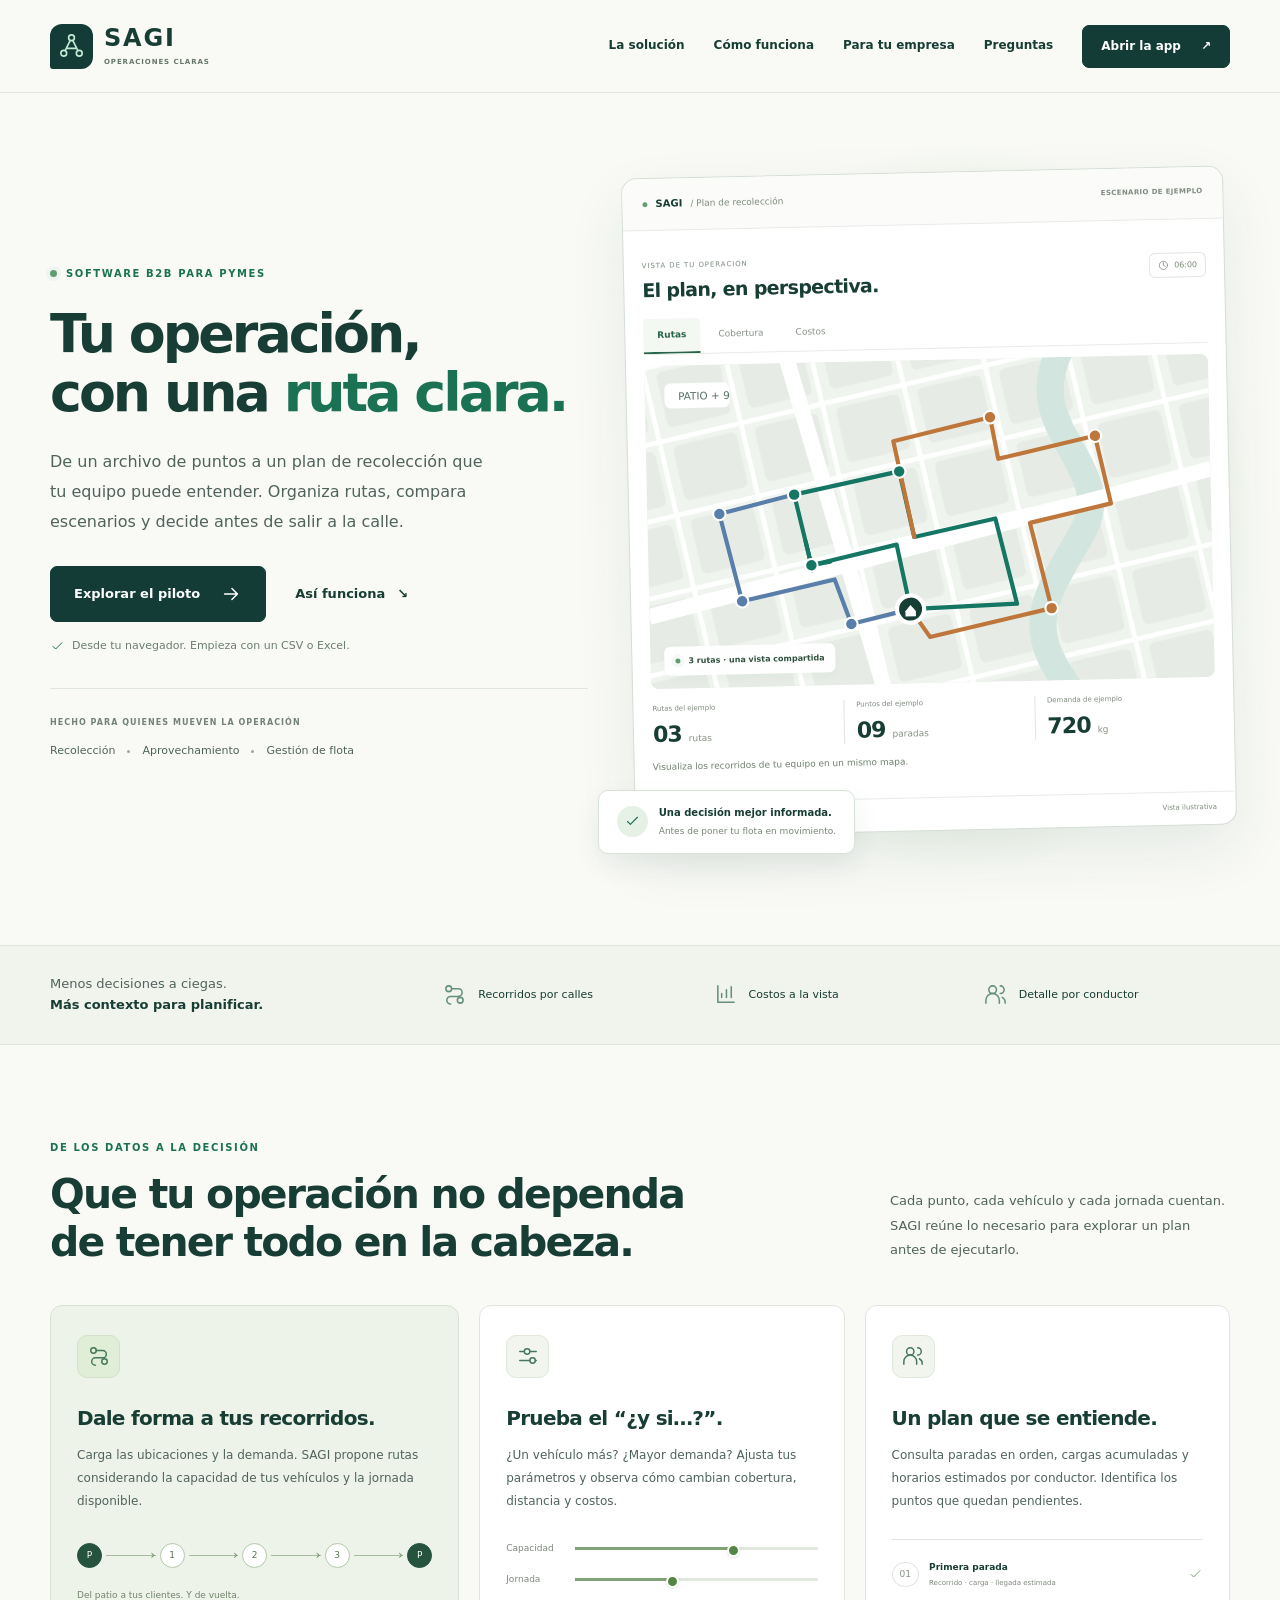
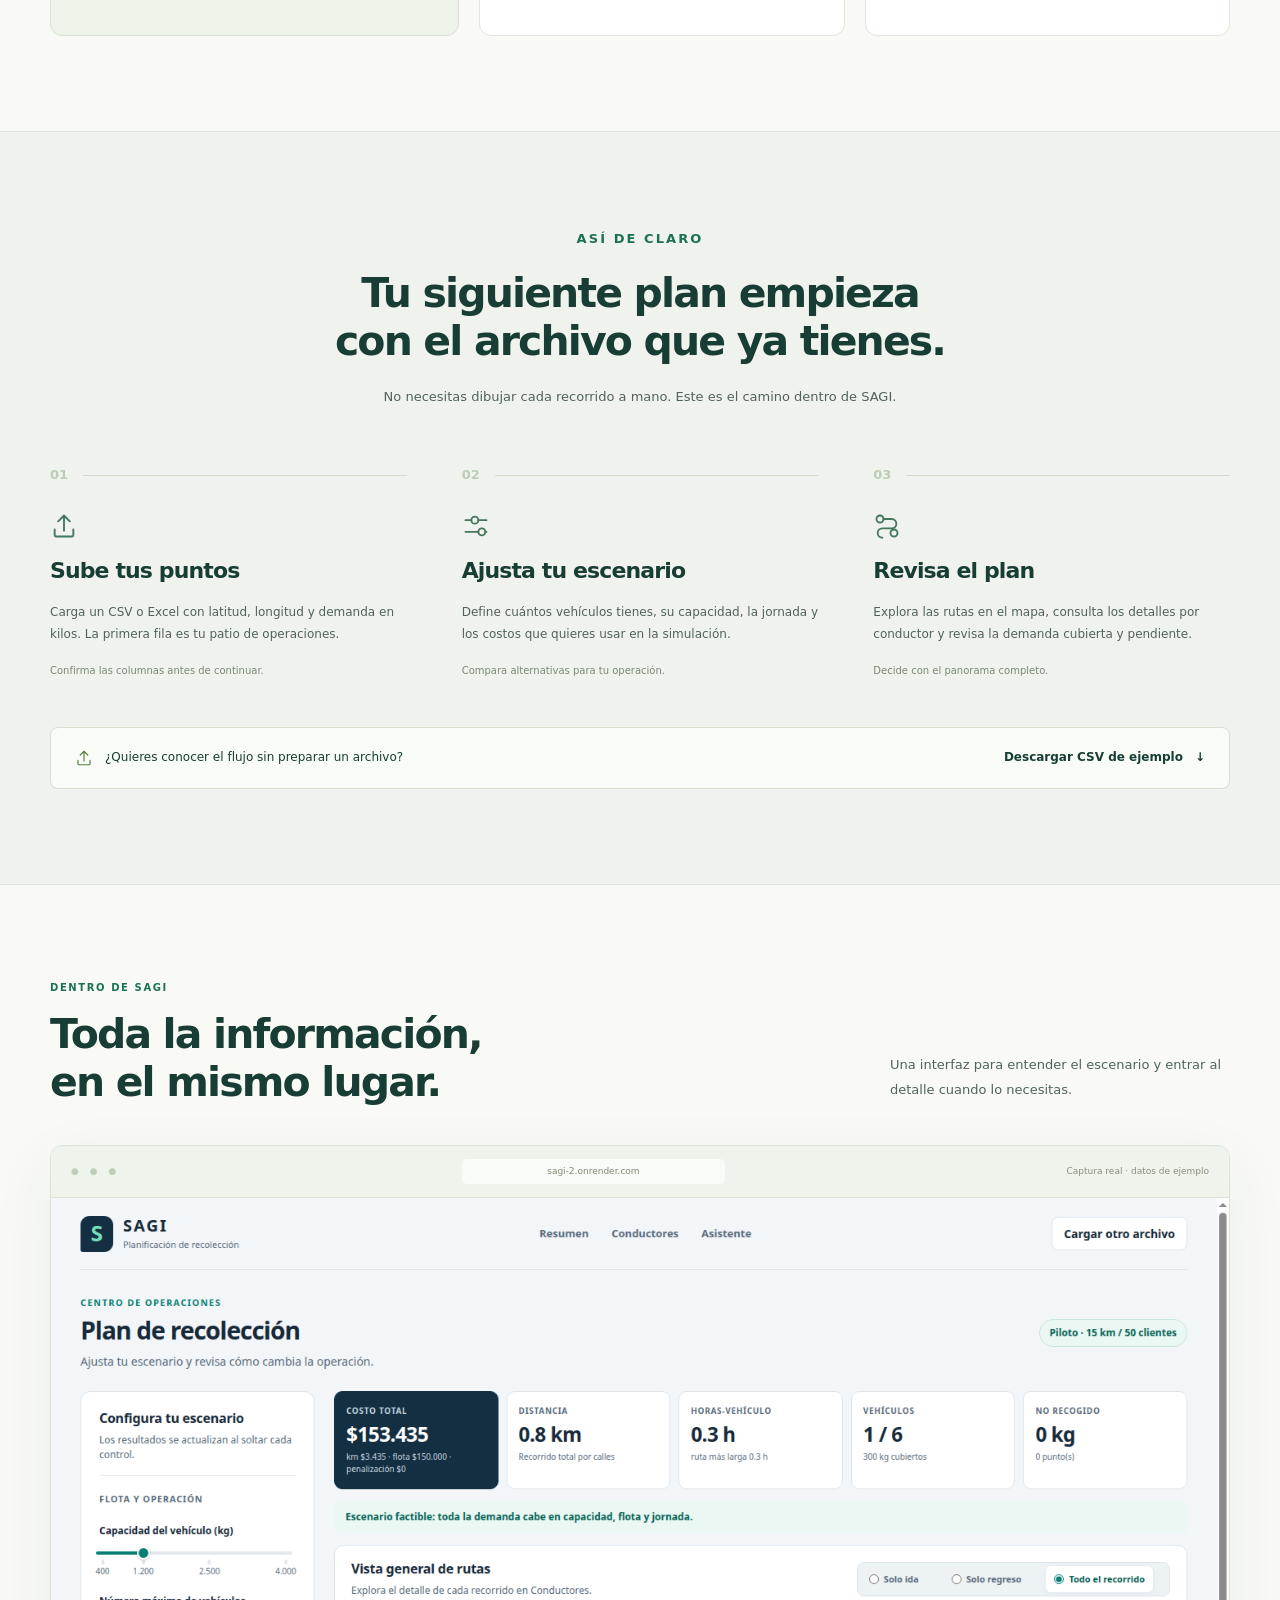
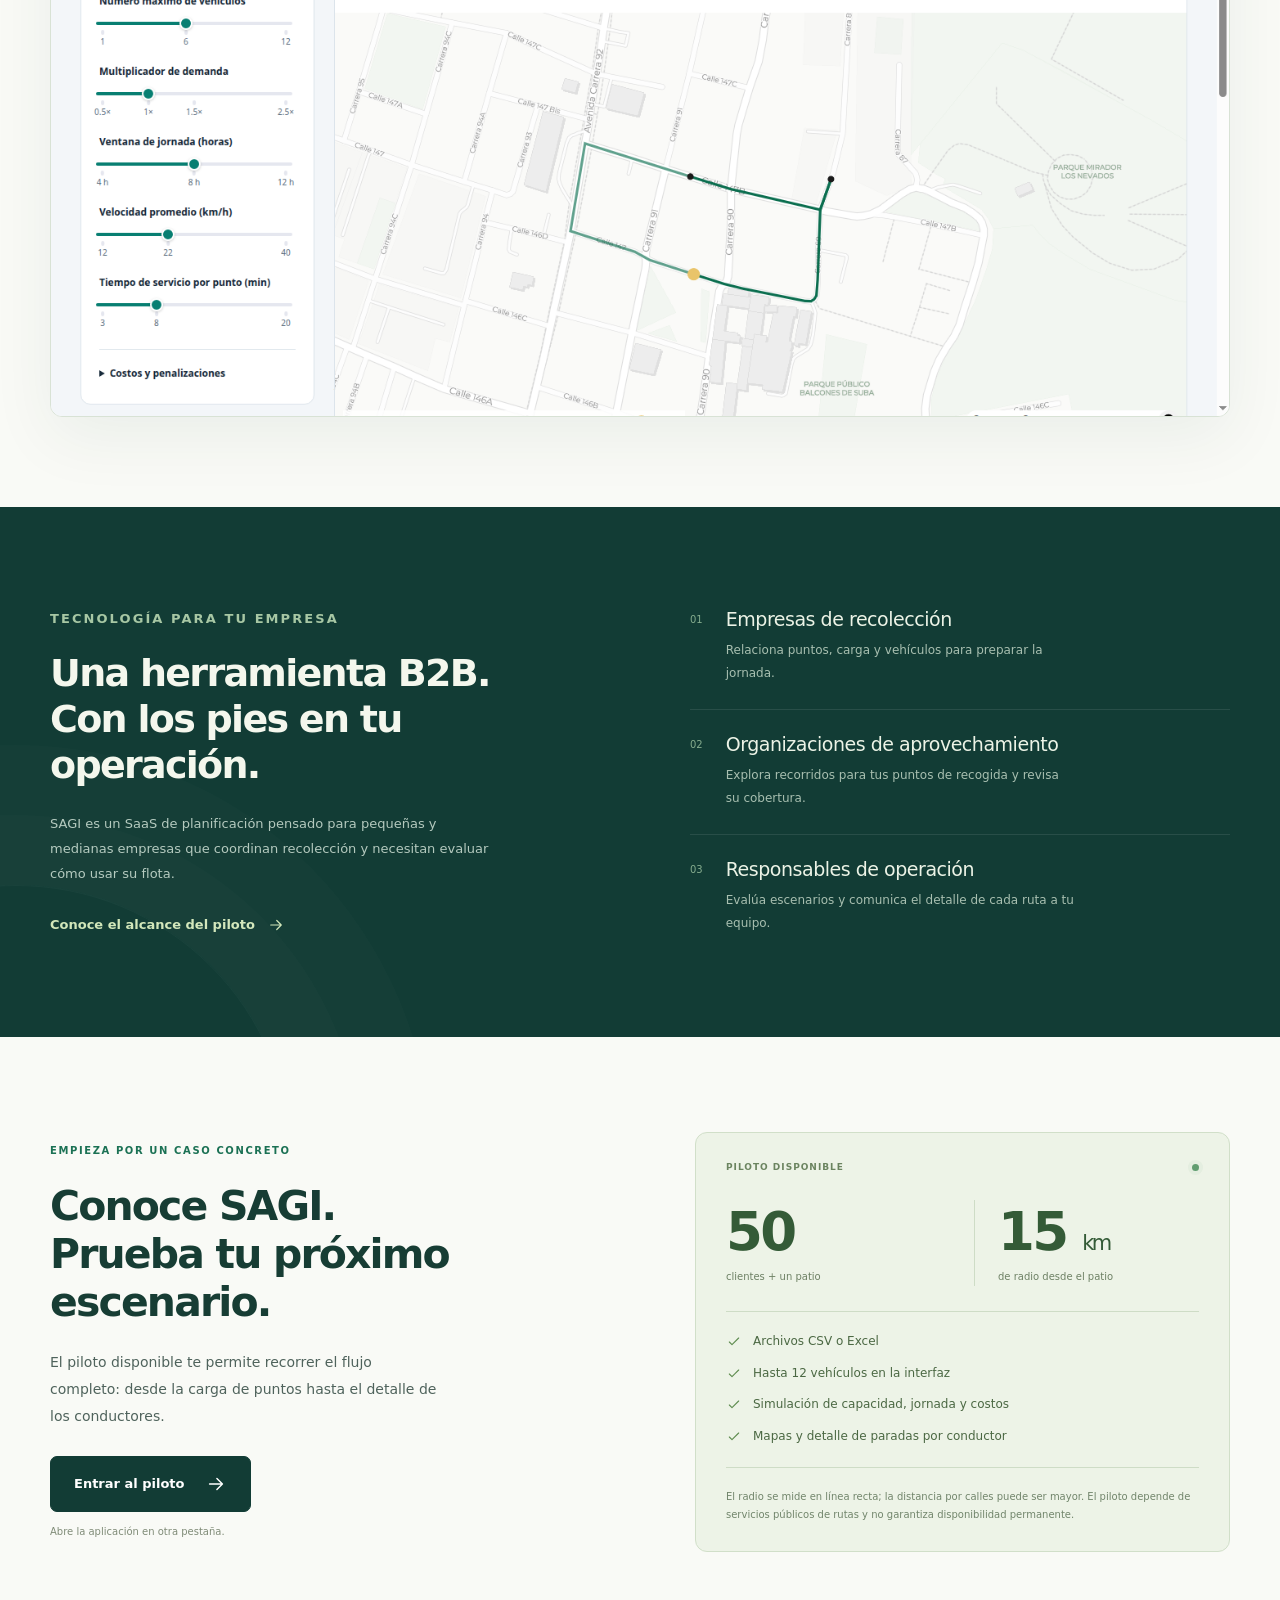
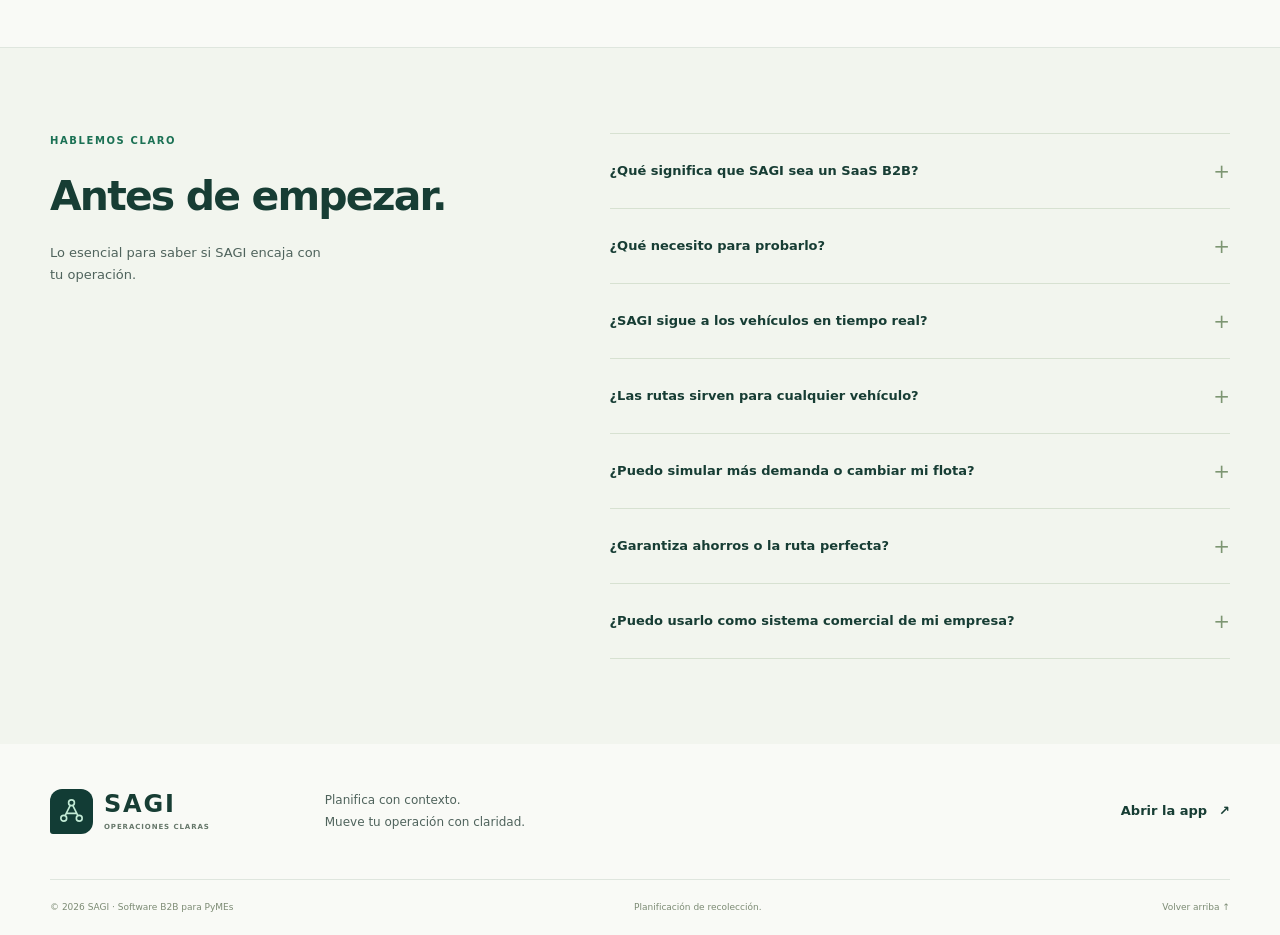
<file: sagi-web.html>
<!doctype html>
<html lang="es">
<head>
  <meta charset="utf-8">
  <meta name="viewport" content="width=device-width, initial-scale=1">
  <meta name="theme-color" content="#123c35">
  <title>SAGI — Una ruta clara para tu operación</title>
  <meta name="description" content="SAGI es un SaaS B2B para PyMEs de recolección. Organiza tus puntos, compara escenarios y consulta rutas, cargas y costos antes de salir a la calle.">
  <meta property="og:type" content="website">
  <meta property="og:locale" content="es_CO">
  <meta property="og:title" content="SAGI — Una ruta clara para tu operación">
  <meta property="og:description" content="De tu archivo de puntos a un plan de recolección. Conoce el software B2B de planificación para PyMEs.">
  <!-- Al publicar, añade og:url y og:image con las URL absolutas del dominio real. -->
  <meta name="twitter:card" content="summary_large_image">
  <link rel="icon" href="[data-uri]" type="image/svg+xml">
  <style>:root{--ink:#173d34;--body:#4f635c;--muted:#738179;--green:#1b7154;--dark:#123c35;--mint:#dbece1;--paper:#f9faf6;--line:#dfe6de;--orange:#be763a;--radius:18px;--shadow:0 20px 65px #163c3410;color-scheme:light;font-synthesis:none}
*{box-sizing:border-box}html{scroll-padding-top:110px}body{margin:0;background:var(--paper);color:var(--ink);font-family:Inter,"Segoe UI",system-ui,-apple-system,sans-serif;font-size:15px;line-height:1.65;-webkit-font-smoothing:antialiased}a{color:inherit;text-decoration:none}button{font:inherit;cursor:pointer}img,svg{max-width:100%}button,a,summary{-webkit-tap-highlight-color:transparent}button:focus-visible,a:focus-visible,summary:focus-visible,[tabindex="0"]:focus-visible{outline:3px solid #bf7a32;outline-offset:5px}button:disabled{cursor:default}h1,h2,h3,p{margin:0}h1,h2,h3{letter-spacing:-.04em;line-height:1.13;font-weight:650}p{color:var(--body)}[hidden]{display:none!important}.container{width:min(1180px,calc(100% - 80px));margin-inline:auto}.icon{width:22px;height:22px;stroke:currentColor;stroke-width:1.6;stroke-linecap:round;stroke-linejoin:round;fill:none;flex-shrink:0;vertical-align:middle}.icon-library{position:absolute;width:0;height:0;overflow:hidden}.sr-only{position:absolute;width:1px;height:1px;padding:0;margin:-1px;overflow:hidden;clip:rect(0,0,0,0);white-space:nowrap;border:0}.skip-link{position:fixed;top:10px;left:10px;z-index:20;padding:10px 18px;background:var(--dark);color:white;transform:translateY(-160%);border-radius:8px}.skip-link:focus{transform:translateY(0)}
/* Navigation */
.site-header{position:sticky;top:0;z-index:10;background:#f9faf6f5;border-bottom:1px solid var(--line);backdrop-filter:blur(14px)}.header-inner{min-height:92px;display:flex;align-items:center;justify-content:space-between;gap:30px}.brand{display:inline-flex;gap:11px;align-items:center;flex-shrink:0;font-size:24px;font-weight:750;letter-spacing:.075em;line-height:1.1}.brand-mark{display:grid;place-items:center;background:var(--dark);color:#c2ead5;width:43px;height:45px;border-radius:12px 12px 12px 3px}.brand-mark svg{width:31px;height:31px;fill:none;stroke:currentColor;stroke-width:1.7;stroke-linejoin:round;stroke-linecap:round}.brand-mark circle{fill:var(--dark)}.brand-caption{display:block;font-size:7px;font-weight:650;letter-spacing:.13em;margin-top:7px;color:#66776a}.header-inner nav{display:flex;align-items:center;gap:29px;font-size:12px;font-weight:550}.header-inner nav>a:not(.button){padding:9px 0;position:relative}.header-inner nav>a:not(.button)::after{content:"";position:absolute;left:0;right:100%;bottom:4px;height:1px;background:var(--green);transition:right .15s}.header-inner nav>a:hover::after{right:0}.button{display:inline-flex;align-items:center;justify-content:center;gap:20px;padding:16px 23px;border-radius:7px;font-size:13px;font-weight:600;min-height:50px;transition:background .15s,transform .15s;line-height:1.4}.button-dark{background:var(--dark);color:#fff;border:1px solid var(--dark)}.button-dark:hover{background:#245446;transform:translateY(-1px)}.button-small{padding:12px 18px;min-height:43px;font-size:12px}.text-link{display:inline-flex;gap:12px;align-items:center;font-size:13px;font-weight:600;line-height:1.4}.text-link:hover{text-decoration:underline;text-underline-offset:5px}.menu-toggle{display:none}
/* Hero and interactive preview */
.hero{display:grid;grid-template-columns:1fr 1.12fr;gap:40px;align-items:center;padding-top:79px;padding-bottom:91px}.eyebrow{display:flex;align-items:center;gap:9px;font-size:10px;letter-spacing:.16em;font-weight:750;color:var(--green);margin-bottom:23px}.status-dot{display:inline-block;width:7px;height:7px;border-radius:50%;background:#619d70;box-shadow:0 0 0 4px #619d7010;flex-shrink:0}.hero h1{font-size:clamp(45px,4.2vw,60px);line-height:1.09;letter-spacing:-.055em;font-weight:650;max-width:550px}.text-accent{color:var(--green);white-space:nowrap}.hero-description{font-size:16px;line-height:1.85;max-width:440px;margin-top:25px}.hero-actions{display:flex;align-items:center;flex-wrap:wrap;gap:29px;margin-top:30px}.hero-note{display:flex;align-items:center;gap:7px;font-size:11px;margin-top:15px;color:#6c7d70}.hero-note .icon{width:15px;height:15px;color:var(--green)}.hero-audience{border-top:1px solid var(--line);margin-top:33px;padding-top:19px}.hero-audience>span{font-size:8px;letter-spacing:.13em;color:var(--muted);font-weight:600}.hero-audience p{display:flex;align-items:center;flex-wrap:wrap;gap:12px;margin-top:9px;font-size:11px;font-weight:500}.hero-audience i{height:3px;width:3px;border-radius:50%;background:#9ba99d}.hero-visual{position:relative;padding-bottom:23px;min-width:0}.hero-visual::before{content:"";position:absolute;inset:-35px -25px -25px 45px;border-radius:50%;background:radial-gradient(ellipse,#dcecdf 0%,#edf3e9 55%,transparent 70%);z-index:-1}.product-preview{background:#fff;border:1px solid #d4ded4;border-radius:15px;box-shadow:0 24px 60px #123c3515;overflow:hidden;transform:rotate(-1.25deg)}.preview-header{display:flex;justify-content:space-between;align-items:center;padding:17px 20px;border-bottom:1px solid #e7ece7;background:#fbfcfa;gap:8px}.preview-brand{display:inline-flex;align-items:center;gap:8px;font-size:10px;font-weight:750;white-space:nowrap}.preview-brand>span:last-child{font-weight:400;color:#7d8a7c;font-size:9px}.preview-brand .status-dot{width:5px;height:5px;box-shadow:none}.preview-live{font-size:7px;font-weight:600;letter-spacing:.05em;color:#7e8b7f}.preview-content{padding:20px 18px 0}.preview-heading{display:flex;justify-content:space-between;align-items:center;gap:10px;margin-bottom:17px}.small-label{font-size:7px;letter-spacing:.13em;color:#7a8a7d}.preview-heading h2{font-size:19px;letter-spacing:-.035em;margin-top:5px}.date-pill{display:flex;align-items:center;gap:5px;border:1px solid var(--line);padding:5px 8px;border-radius:6px;font-size:8px;color:#798876}.date-pill .icon{width:11px;height:11px}.preview-tabs{display:flex;gap:4px;align-items:center;margin-bottom:11px;border-bottom:1px solid #e7ece7}.preview-tabs button{background:none;border:0;border-bottom:2px solid transparent;color:#89938a;font-size:9px;padding:9px 14px;border-radius:4px 4px 0 0}.preview-tabs button[aria-selected="true"]{color:#276449;border-color:#276449;background:#f4f8f2;font-weight:650}.demo-map{position:relative;background:#eef3ec;border-radius:8px;overflow:hidden;aspect-ratio:540/310}.demo-map svg{display:block;width:100%;height:100%}.route{fill:none;stroke-width:4;stroke-linejoin:round;stroke-linecap:round;transition:opacity .2s}.route-green{stroke:#147663}.route-orange{stroke:#be763a}.route-blue{stroke:#597eaa}.map-stops{stroke:white;stroke-width:2}.coverage-zone{opacity:0;transition:opacity .2s}.demo-map[data-view="cobertura"] .coverage-zone{opacity:1}.demo-map[data-view="cobertura"] .route{opacity:.45}.demo-map[data-view="costos"] .route-orange,.demo-map[data-view="costos"] .route-blue{opacity:.16}.map-label{position:absolute;bottom:13px;left:14px;display:flex;align-items:center;gap:8px;padding:8px 11px;background:#fffffff0;border-radius:6px;box-shadow:0 3px 10px #123c3508;font-size:8px;font-weight:550;color:#315340}.map-label .status-dot{width:5px;height:5px}.demo-stats{display:grid;grid-template-columns:repeat(3,minmax(0,1fr));gap:10px;padding:15px 1px 12px}.demo-stats>div+div{padding-left:12px;border-left:1px solid var(--line)}.demo-stats span{display:block;font-size:7px;color:#7d8a7c}.demo-stats strong{display:block;font-size:22px;line-height:1.2;font-weight:650;margin-top:6px;letter-spacing:-.04em}.demo-stats small{font-weight:400;font-size:9px;color:#889283;letter-spacing:0}.demo-explanation{font-size:9px;margin:0 0 13px;min-height:30px;color:#6f806f}.preview-footer{display:flex;gap:13px;align-items:center;border-top:1px solid #e7ece7;padding:10px 19px;font-size:7px;color:#7e8b7c}.preview-footer>span{display:flex;align-items:center;gap:4px}.preview-footer>span:last-child{margin-left:auto;font-size:7px}.legend-dot{width:5px;height:5px;display:inline-block;border-radius:50%}.green{background:#147663}.orange{background:#be763a}.blue{background:#597eaa}.floating-note{position:absolute;bottom:0;left:-30px;background:#fff;padding:14px 18px;display:flex;gap:11px;align-items:center;border:1px solid #d8e2d7;border-radius:10px;box-shadow:0 12px 28px #123c3512}.note-icon{display:grid;place-items:center;background:#e6f1e6;color:var(--green);width:31px;height:31px;border-radius:50%}.note-icon .icon{width:17px;height:17px}.floating-note strong,.floating-note div>span{display:block}.floating-note strong{font-size:10px;font-weight:650}.floating-note div>span{font-size:9px;margin-top:3px;color:#798876}
/* Content */
.context-strip{border-block:1px solid var(--line);background:#f0f4ed}.context-strip .container{display:grid;grid-template-columns:1.5fr repeat(3,1fr);align-items:center;gap:24px;padding-block:28px}.context-strip p{font-size:13px;line-height:1.6}.context-strip strong{color:var(--ink);font-weight:600}.context-strip .container>div{display:flex;align-items:center;gap:12px;font-size:11px;font-weight:500}.context-strip .icon{width:23px;height:23px;color:#649077}.section{padding-block:95px}.section-heading{display:flex;align-items:flex-end;justify-content:space-between;gap:35px;margin-bottom:38px}.section-heading .eyebrow{margin-bottom:15px}.section h2,.business-section h2,.faq-section h2{font-size:clamp(30px,3.2vw,43px);letter-spacing:-.045em;font-weight:600;line-height:1.17}.section-heading>p{font-size:13px;line-height:1.9;max-width:340px;padding-bottom:4px}.feature-grid{display:grid;grid-template-columns:1.12fr 1fr 1fr;gap:20px}.feature-card{border:1px solid var(--line);padding:29px 26px;border-radius:12px;background:#fff}.feature-main{background:#edf3e9;border-color:#d7e3d0}.feature-icon{display:grid;place-items:center;background:#f1f5ee;border:1px solid #e0e8dc;border-radius:10px;width:43px;height:43px;color:#44775c;margin-bottom:29px}.feature-main .feature-icon{background:#e0edd7;border-color:#d1e2c8}.feature-card h3{font-size:20px;font-weight:600;margin-bottom:15px;letter-spacing:-.035em}.feature-card p{font-size:12px;line-height:1.9}.mini-journey{display:flex;gap:4px;align-items:center;margin:30px 0 13px}.mini-journey>span{display:grid;place-items:center;width:25px;height:25px;border-radius:50%;border:1px solid #b3c7aa;background:#fff;font-size:9px;color:#53754e;flex-shrink:0}.mini-journey .journey-depot{background:#25533d;border-color:#25533d;color:white}.mini-journey i{height:1px;background:#a5bca0;flex:1;position:relative}.mini-journey i::after{content:"›";position:absolute;right:0;top:-11px;color:#6c8f61;font-size:13px}.card-footnote{font-size:9px;color:#70836a}.scenario-visual{display:grid;grid-template-columns:57px 1fr;gap:16px 12px;font-size:9px;color:#7d8a7a;margin-top:28px;align-items:center}.scenario-visual i{display:block;height:3px;border-radius:4px;background:#e0e7db;position:relative}.scenario-visual b{display:block;height:3px;width:67%;background:#81a274;position:relative}.scenario-visual b::after{content:"";position:absolute;width:9px;height:9px;border-radius:50%;background:#558545;border:2px solid white;right:-2px;top:-3px;box-shadow:0 1px 3px #123c3520}.scenario-visual i:last-child b{width:42%}.stop-visual{display:flex;align-items:center;gap:10px;border-top:1px solid var(--line);padding-top:20px;margin-top:26px}.stop-visual>span{font-size:9px;border:1px solid var(--line);border-radius:50%;padding:4px 7px;color:#7f9080}.stop-visual b,.stop-visual small{display:block}.stop-visual b{font-size:9px;font-weight:550}.stop-visual small{font-size:7px;color:#7e897b;margin-top:3px}.stop-visual .icon{width:15px;height:15px;color:#79a274;margin-left:auto}
.workflow-section{background:#f0f3ed;border-block:1px solid var(--line)}.centered{display:flex;flex-direction:column;text-align:center;gap:0;align-items:center}.centered>p:last-child{max-width:530px;margin-top:19px}.steps-grid{display:grid;grid-template-columns:repeat(3,minmax(0,1fr));gap:55px;margin-top:50px}.step{position:relative;padding-top:48px}.step-number{position:absolute;top:0;left:0;color:#bccdb5;font-size:13px;font-weight:550}.step::before{content:"";position:absolute;left:33px;right:0;top:11px;border-top:1px solid #d2ddcc}.step-icon{width:28px;height:28px;margin-bottom:19px;color:#44775c}.step h3{font-size:22px;font-weight:600;margin-bottom:17px}.step p{font-size:12px;line-height:1.9}.step-detail{display:block;color:#7a8874;font-size:10px;margin-top:17px}.template-note{border:1px solid #d4e0cc;background:#f9fbf7;border-radius:8px;display:flex;align-items:center;justify-content:space-between;gap:20px;padding:20px 24px;margin-top:47px}.template-note>span{display:flex;align-items:center;gap:12px;font-size:12px}.template-note .icon{width:18px;height:18px;color:#558545}.template-note a{font-size:12px;flex-shrink:0}
.product-section{padding-bottom:90px}.app-frame{border:1px solid #d8e2d5;border-radius:12px;overflow:hidden;background:white;box-shadow:var(--shadow)}.browser-bar{display:flex;align-items:center;justify-content:space-between;gap:15px;padding:13px 20px;background:#eef3eb;border-bottom:1px solid #d8e2d5;font-size:9px;color:#84927d}.browser-bar>span:first-child{color:#bfceb7;letter-spacing:4px}.browser-bar>span:nth-child(2){padding:5px 85px;background:#f9fbf6;border-radius:5px;color:#7b8c73}.app-frame img{display:block;width:100%;height:auto;aspect-ratio:1440/1000;object-fit:cover;object-position:top}.business-section{background:var(--dark);color:white;padding-block:78px;position:relative;overflow:hidden}.business-section::after{content:"";position:absolute;width:550px;height:550px;border:1px solid #ffffff08;border-radius:50%;left:-260px;bottom:-400px;box-shadow:0 0 0 70px #ffffff03,0 0 0 140px #ffffff03;pointer-events:none}.business-grid{display:grid;grid-template-columns:1fr 1fr;gap:100px;align-items:center}.business-section .eyebrow{color:#a7c7a4;margin-bottom:20px}.business-section h2{color:#f4f7ed;font-size:38px;line-height:1.2;margin-bottom:24px}.business-section p{color:#b4c9be;font-size:13px;line-height:1.9;max-width:440px}.light-link{color:#d2e7ba;margin-top:30px}.light-link .icon{width:18px;height:18px}.business-list article{display:flex;gap:23px;padding:24px 0}.business-list article+article{border-top:1px solid #ffffff18}.business-list article>span{font-size:10px;color:#85ac8e;margin-top:3px}.business-list h3{font-size:19px;letter-spacing:-.025em;font-weight:500;margin-bottom:9px;color:#ecf3e6}.business-list p{font-size:12px;color:#a8bfb0;max-width:350px}
.pilot-section{display:grid;grid-template-columns:1fr 1fr;gap:110px;align-items:center}.pilot-copy>p:not(.eyebrow):not(.pilot-hint){max-width:390px;font-size:14px;line-height:1.9;margin:23px 0 27px}.pilot-hint{font-size:10px;margin-top:12px;color:#7f8b77}.pilot-card{border:1px solid #d1dfc9;border-radius:12px;background:#edf3e7;padding:27px 30px}.pilot-card-heading{display:flex;align-items:center;justify-content:space-between;font-size:9px;letter-spacing:.11em;color:#6b8460;font-weight:650}.pilot-limits{display:grid;grid-template-columns:1fr 1fr;gap:23px;margin:25px 0}.pilot-limits>div+div{border-left:1px solid #cedcc6;padding-left:23px}.pilot-limits strong{display:block;font-size:53px;letter-spacing:-.05em;line-height:1.2;font-weight:550;color:#345b37}.pilot-limits small{font-size:21px;font-weight:400}.pilot-limits span{display:block;font-size:10px;color:#6d8064;margin-top:6px}.check-list{list-style:none;padding:20px 0;margin:0;border-block:1px solid #cedcc6;display:grid;gap:12px}.check-list li{display:flex;align-items:center;gap:11px;font-size:12px;color:#4b6843}.check-list .icon{width:16px;height:16px;color:#5d8b4e}.pilot-disclaimer{font-size:10px;line-height:1.8;color:#71856b;margin-top:20px}.faq-section{border-top:1px solid var(--line);background:#f2f5ee;padding-block:85px}.faq-grid{display:grid;grid-template-columns:1fr 1.35fr;gap:100px}.faq-grid>div:first-child p:last-child{max-width:280px;font-size:13px;margin-top:22px}.faq-list details{border-bottom:1px solid #d7e1d1}.faq-list details:first-child{border-top:1px solid #d7e1d1}.faq-list summary{display:flex;align-items:center;justify-content:space-between;gap:20px;list-style:none;font-size:13px;font-weight:550;cursor:pointer;padding:22px 0;line-height:1.5}.faq-list summary::-webkit-details-marker{display:none}.faq-list summary::after{content:"+";font-size:20px;font-weight:400;color:#7d9672;flex-shrink:0}.faq-list details[open] summary::after{content:"−"}.faq-list details>div{padding:0 30px 22px 0}.faq-list details p{font-size:12px;line-height:1.9;color:#64775b}.faq-list details a{text-decoration:underline;text-underline-offset:3px}
.site-footer{background:var(--paper)}.footer-top{display:flex;align-items:center;justify-content:space-between;gap:25px;padding-block:45px}.footer-top p{font-size:12px;line-height:1.8;margin-right:auto;margin-left:90px}.footer-bottom{padding-block:20px;display:flex;justify-content:space-between;align-items:center;gap:20px;border-top:1px solid var(--line);font-size:9px;color:#7c8b74}.footer-bottom a:hover{text-decoration:underline;text-underline-offset:3px}
@media(min-width:1500px){.hero{gap:60px}}
@media(max-width:1100px){.container{width:calc(100% - 64px)}.header-inner nav{gap:19px;font-size:11px}.hero{gap:30px;padding-top:62px;padding-bottom:75px}.hero h1{font-size:51px}.hero-description{font-size:14px}.hero-actions{gap:20px}.floating-note{left:-12px}.preview-header{padding:14px}.preview-brand>span:last-child{font-size:8px}.preview-live{font-size:6px}.feature-card{padding:25px 20px}.feature-card h3{font-size:18px}.business-grid,.pilot-section,.faq-grid{gap:60px}.business-section h2{font-size:33px}.steps-grid{gap:32px}.section{padding-block:75px}.feature-grid{gap:14px}.context-strip .container{gap:15px}.context-strip .container>div{font-size:10px}.footer-top p{margin-left:50px}}
@media(max-width:850px){.container{width:calc(100% - 48px)}.header-inner{min-height:79px}.brand{font-size:22px}.brand-mark{width:38px;height:40px}.brand-caption{font-size:6px}.menu-toggle{display:flex;flex-direction:column;justify-content:center;gap:6px;width:42px;height:42px;background:none;border:1px solid var(--line);border-radius:7px}.menu-toggle span{display:block;width:18px;height:1px;background:var(--dark);margin-inline:auto}.header-inner{position:relative}.header-inner nav{display:none;position:absolute;top:79px;left:-24px;right:-24px;padding:20px 24px 25px;background:var(--paper);border-bottom:1px solid var(--line);box-shadow:0 12px 20px #123c3508;flex-direction:column;align-items:stretch;gap:10px;font-size:13px}.header-inner nav.is-open{display:flex}.header-inner nav>a:not(.button){padding:10px 0}.header-inner nav>.button{margin-top:8px}.hero{grid-template-columns:1fr;gap:45px;padding-top:52px;padding-bottom:65px}.hero-copy{max-width:570px}.hero h1{font-size:clamp(46px,8vw,64px)}.hero-description{font-size:16px;max-width:510px}.hero-audience{max-width:510px}.hero-visual{width:min(570px,100%);margin-inline:auto;padding-bottom:20px}.hero-visual::before{inset:-20px 0}.product-preview{transform:rotate(-.7deg)}.floating-note{left:-5px;bottom:0}.context-strip .container{grid-template-columns:1fr 1fr;gap:25px;padding-block:26px}.context-strip p{font-size:12px}.context-strip .container>div{font-size:11px}.section-heading{align-items:flex-start;flex-direction:column;gap:20px}.section-heading>p{max-width:510px}.section h2{font-size:35px}.feature-grid{grid-template-columns:1fr;gap:16px}.feature-card{padding:26px}.feature-icon{margin-bottom:20px}.feature-card h3{font-size:21px}.feature-card p{max-width:550px;font-size:13px}.mini-journey{max-width:300px}.scenario-visual{max-width:300px}.stop-visual{max-width:360px}.centered{align-items:center;gap:0}.centered>p:last-child{max-width:430px}.steps-grid{gap:24px}.step h3{font-size:20px}.step p{font-size:12px}.template-note{flex-direction:column;align-items:flex-start;gap:15px}.business-grid{grid-template-columns:1fr;gap:25px}.business-section h2{font-size:37px}.business-section p{max-width:580px}.business-list article{padding:20px 0}.business-list p{max-width:550px}.pilot-section{grid-template-columns:1fr;gap:35px}.pilot-copy>p:not(.eyebrow):not(.pilot-hint){max-width:500px}.pilot-card{max-width:580px;width:100%}.faq-grid{grid-template-columns:1fr;gap:35px}.faq-grid>div:first-child p:last-child{max-width:420px}.browser-bar>span:nth-child(2){padding:5px 25px}.browser-bar>span:last-child{font-size:8px}.footer-top{flex-wrap:wrap}.footer-top p{margin-left:15px}.footer-bottom{flex-wrap:wrap}.section,.faq-section{padding-block:65px}}
@media(max-width:560px){.container{width:calc(100% - 40px)}html{scroll-padding-top:95px}.hero{padding-top:42px;gap:40px;padding-bottom:45px}.hero h1{font-size:45px;letter-spacing:-.055em}.hero .eyebrow{font-size:8px;margin-bottom:20px}.hero-description{font-size:14px;line-height:1.85;margin-top:21px}.hero-actions{gap:22px;margin-top:25px}.button{font-size:12px;min-height:49px;padding:14px 18px;gap:13px}.hero-actions .text-link{font-size:12px}.hero-note{font-size:10px}.hero-audience{margin-top:27px;padding-top:17px}.hero-audience>span{font-size:7px}.hero-audience p{font-size:9px;gap:9px}.product-preview{border-radius:10px}.preview-header{padding:12px 11px}.preview-brand{font-size:9px;gap:6px}.preview-brand>span:last-child{font-size:7px}.preview-live{font-size:5px}.preview-content{padding:15px 11px 0}.preview-heading h2{font-size:16px}.preview-heading{margin-bottom:11px}.small-label{font-size:6px}.date-pill{padding:4px 6px;font-size:7px}.preview-tabs button{font-size:9px;padding:8px 13px}.demo-stats{gap:6px;padding-top:12px}.demo-stats>div+div{padding-left:8px}.demo-stats span{font-size:6px}.demo-stats strong{font-size:19px}.demo-stats small{font-size:7px}.demo-explanation{font-size:8px;min-height:29px}.map-label{font-size:7px;bottom:9px;left:9px;padding:6px 8px}.preview-footer{padding:9px 11px;gap:9px}.preview-footer>span,.preview-footer>span:last-child{font-size:6px}.floating-note{padding:10px 12px;left:-3px;gap:8px}.floating-note strong{font-size:9px}.floating-note div>span{font-size:8px}.note-icon{width:27px;height:27px}.hero-visual{padding-bottom:27px}.context-strip .container{gap:20px 15px}.context-strip .container>div{font-size:9px;gap:8px}.context-strip .icon{width:20px;height:20px}.context-strip p{font-size:11px}.section,.faq-section{padding-block:55px}.section h2,.faq-section h2{font-size:30px}.section-heading{margin-bottom:28px;gap:16px}.section-heading>p{font-size:12px}.eyebrow{font-size:8px;margin-bottom:16px}.feature-card{padding:24px}.feature-card p{font-size:12px}.steps-grid{grid-template-columns:1fr;gap:32px;margin-top:33px}.step{padding-top:35px;padding-left:0}.step::before{right:0}.step-number{font-size:11px}.step h3{font-size:22px;margin-bottom:13px}.step p{font-size:13px}.step-icon{width:25px;height:25px;margin-bottom:14px}.step-detail{font-size:10px;margin-top:13px}.template-note{margin-top:30px;padding:18px}.template-note>span{font-size:11px;align-items:flex-start}.template-note a{font-size:11px}.browser-bar{padding:10px;gap:6px;font-size:7px}.browser-bar>span:nth-child(2){padding:4px 10px}.browser-bar>span:last-child{font-size:6px}.browser-bar>span:first-child{letter-spacing:1px}.business-section{padding-block:55px}.business-section h2{font-size:30px}.business-section p{font-size:12px}.business-list h3{font-size:18px}.business-list p{font-size:11px}.business-list article{gap:18px}.light-link{font-size:12px}.pilot-card{padding:24px}.pilot-copy>p:not(.eyebrow):not(.pilot-hint){font-size:13px}.pilot-limits strong{font-size:47px}.pilot-limits span{font-size:9px}.check-list li{font-size:11px}.pilot-disclaimer{font-size:9px}.faq-list summary{font-size:12px;padding:19px 0}.faq-list details>div{padding-right:8px}.faq-list details p{font-size:12px}.footer-top{padding-block:32px;gap:24px}.footer-top p{margin-left:auto;font-size:10px}.footer-top>.text-link{flex-basis:100%;font-size:12px}.footer-bottom{font-size:8px;gap:10px}.footer-bottom>span:nth-child(2){display:none}}
@media(max-width:360px){.container{width:calc(100% - 32px)}.hero h1{font-size:40px}.hero-actions{gap:15px}.hero-actions .button{padding-inline:14px}.hero-description{font-size:13px}.hero-audience p{font-size:8px}.preview-brand>span:last-child{display:none}.preview-live{font-size:6px}.pilot-limits{gap:15px}.pilot-limits>div+div{padding-left:15px}.pilot-limits strong{font-size:42px}}
@media(prefers-reduced-motion:reduce){*,*::before,*::after{transition:none!important;animation:none!important}}
@media print{.site-header{position:static}.hero{display:block}.hero-visual{margin-top:30px}.button,.menu-toggle,.preview-tabs{display:none!important}.section,.faq-section{padding-block:25px}.feature-grid,.business-grid,.pilot-section,.faq-grid{display:block}.feature-card,.pilot-card{break-inside:avoid;margin-bottom:15px}body{background:white}.business-section{background:#edf3e9;color:var(--ink)}.business-section h2,.business-list h3{color:var(--ink)}.business-section p{color:var(--body)}}
</style>
  
  <noscript><style>@media(max-width:850px){.header-inner{flex-wrap:wrap;padding-block:16px}.header-inner nav{position:static;display:flex;flex-direction:row;flex-wrap:wrap;border:0;box-shadow:none;padding:0;width:100%;font-size:11px;gap:8px 18px}.header-inner nav>.button{margin-top:0}.menu-toggle{display:none}}</style></noscript>
</head>
<body>
  <a class="skip-link" href="#contenido">Saltar al contenido</a>
  <svg class="icon-library" xmlns="http://www.w3.org/2000/svg" aria-hidden="true"><defs>
    <symbol id="i-arrow" viewBox="0 0 24 24"><path d="M5 12h14M13 6l6 6-6 6"/></symbol>
    <symbol id="i-upload" viewBox="0 0 24 24"><path d="M12 16V3m-5 5 5-5 5 5M4 15v5a1 1 0 0 0 1 1h14a1 1 0 0 0 1-1v-5"/></symbol>
    <symbol id="i-route" viewBox="0 0 24 24"><circle cx="6" cy="6" r="3"/><circle cx="18" cy="18" r="3"/><path d="M9 6h7a4 4 0 0 1 0 8H8a4 4 0 0 0 0 8"/></symbol>
    <symbol id="i-sliders" viewBox="0 0 24 24"><path d="M3 7h5m6 0h7M3 17h11m6 0h1"/><circle cx="11" cy="7" r="3"/><circle cx="17" cy="17" r="3"/></symbol>
    <symbol id="i-team" viewBox="0 0 24 24"><circle cx="9" cy="7" r="4"/><path d="M2 21v-3a7 7 0 0 1 14 0v3M17 3a4 4 0 0 1 0 8m2 4a6 6 0 0 1 3 6"/></symbol>
    <symbol id="i-chart" viewBox="0 0 24 24"><path d="M4 3v17h17M8 15v-4m5 4V7m5 8V4"/></symbol>
    <symbol id="i-check" viewBox="0 0 24 24"><path d="m5 12 4 4L19 6"/></symbol>
    <symbol id="i-clock" viewBox="0 0 24 24"><circle cx="12" cy="12" r="9"/><path d="M12 6v6l4 2"/></symbol>
  </defs></svg>

  <header class="site-header">
    <div class="container header-inner">
      <a class="brand" href="#inicio" aria-label="SAGI, inicio"><span class="brand-mark" aria-hidden="true"><svg viewBox="0 0 32 32"><path d="M8 23 16 7l8 16M11 18h10"/><circle cx="16" cy="7" r="3"/><circle cx="8" cy="23" r="3"/><circle cx="24" cy="23" r="3"/></svg></span><span>SAGI<span class="brand-caption">OPERACIONES CLARAS</span></span></a>
      <button class="menu-toggle" type="button" aria-label="Abrir menú" aria-controls="navegacion" aria-expanded="false"><span></span><span></span></button>
      <nav id="navegacion" aria-label="Navegación principal">
        <a href="#solucion">La solución</a><a href="#como-funciona">Cómo funciona</a><a href="#empresas">Para tu empresa</a><a href="#preguntas">Preguntas</a>
        <a class="button button-small button-dark" href="https://sagi-2.onrender.com" target="_blank" rel="noopener noreferrer">Abrir la app <span aria-hidden="true">↗</span><span class="sr-only"> (nueva pestaña)</span></a>
      </nav>
    </div>
  </header>

  <main id="contenido">
    <section class="hero container" id="inicio" aria-labelledby="hero-title">
      <div class="hero-copy">
        <p class="eyebrow"><span class="status-dot"></span> SOFTWARE B2B PARA PYMES</p>
        <h1 id="hero-title">Tu operación,<br>con una <span class="text-accent">ruta clara.</span></h1>
        <p class="hero-description">De un archivo de puntos a un plan de recolección que tu equipo puede entender. Organiza rutas, compara escenarios y decide antes de salir a la calle.</p>
        <div class="hero-actions"><a class="button button-dark" href="https://sagi-2.onrender.com" target="_blank" rel="noopener noreferrer">Explorar el piloto <svg class="icon" aria-hidden="true"><use href="#i-arrow"/></svg><span class="sr-only"> (nueva pestaña)</span></a><a class="text-link" href="#como-funciona">Así funciona <span aria-hidden="true">↘</span></a></div>
        <p class="hero-note"><svg class="icon" aria-hidden="true"><use href="#i-check"/></svg> Desde tu navegador. Empieza con un CSV o Excel.</p>
        <div class="hero-audience"><span>HECHO PARA QUIENES MUEVEN LA OPERACIÓN</span><p>Recolección <i></i> Aprovechamiento <i></i> Gestión de flota</p></div>
      </div>
      <div class="hero-visual">
        <div class="product-preview" aria-label="Ejemplo ilustrativo del panel de planificación de SAGI">
          <div class="preview-header"><span class="preview-brand"><span class="status-dot"></span> SAGI <span>/ Plan de recolección</span></span><span class="preview-live">ESCENARIO DE EJEMPLO</span></div>
          <div class="preview-content">
            <div class="preview-heading"><div><span class="small-label">VISTA DE TU OPERACIÓN</span><h2>El plan, en perspectiva.</h2></div><span class="date-pill"><svg class="icon" aria-hidden="true"><use href="#i-clock"/></svg> 06:00</span></div>
            <div class="preview-tabs" role="tablist" aria-label="Explorar el ejemplo" hidden>
              <button id="tab-rutas" role="tab" aria-selected="true" aria-controls="panel-demo" tabindex="0" data-view="rutas">Rutas</button>
              <button id="tab-cobertura" role="tab" aria-selected="false" aria-controls="panel-demo" tabindex="-1" data-view="cobertura">Cobertura</button>
              <button id="tab-costos" role="tab" aria-selected="false" aria-controls="panel-demo" tabindex="-1" data-view="costos">Costos</button>
            </div>
            <div class="demo-panel" id="panel-demo" role="tabpanel" aria-labelledby="tab-rutas" tabindex="0">
              <div class="demo-map" data-view="rutas">
                <svg viewBox="0 0 540 310" role="img" aria-labelledby="map-title map-desc">
                  <title id="map-title">Ejemplo de tres rutas de recolección</title><desc id="map-desc">Esquema ilustrativo con un patio y nueve paradas distribuidas en tres rutas. No representa una ubicación real.</desc>
                  <defs><pattern id="blocks" width="80" height="72" patternUnits="userSpaceOnUse" patternTransform="rotate(-12)"><rect width="80" height="72" fill="#f0f4ef"/><rect x="9" y="9" width="62" height="54" rx="6" fill="#e6ece5"/><path d="M0 0h80v72" fill="none" stroke="#fff" stroke-width="9"/></pattern><marker id="arrow-green" viewBox="0 0 10 10" refX="5" refY="5" markerWidth="4" markerHeight="4" orient="auto-start-reverse"><path d="m2 2 5 3-5 3" fill="none" stroke="#147663" stroke-width="1.5"/></marker></defs>
                  <rect width="540" height="310" fill="url(#blocks)"/><path d="M400-10c-45 80 55 115 15 180s-60 90-5 160" fill="none" stroke="#d2e6df" stroke-width="26"/><path d="M0 240 540 110M135-10l90 330" fill="none" stroke="white" stroke-width="15"/>
                  <g class="coverage-zone"><circle cx="250" cy="175" r="126" fill="#40a087" fill-opacity=".06" stroke="#7bac9c" stroke-dasharray="5 6"/></g>
                  <g class="route route-green"><path d="m250 238-12-62-82 18-15-68 101-20 13 63 78-16 19 82-102 3"/><path d="m174 191-18 3-5-23" marker-mid="url(#arrow-green)"/></g>
                  <g class="route route-orange"><path d="m250 238 18 27 117-25-19-82 78-17-14-65-93 20-7-40-93 21 18 92"/></g>
                  <g class="route route-blue"><path d="m250 238-57 13-15-43-89 19-20-84 72-17"/></g>
                  <g class="map-stops" fill="#147663"><circle cx="156" cy="194" r="6"/><circle cx="141" cy="126" r="6"/><circle cx="242" cy="106" r="6"/></g>
                  <g class="map-stops" fill="#be763a"><circle cx="385" cy="240" r="6"/><circle cx="430" cy="76" r="6"/><circle cx="330" cy="56" r="6"/></g>
                  <g class="map-stops" fill="#597eaa"><circle cx="193" cy="251" r="6"/><circle cx="89" cy="227" r="6"/><circle cx="69" cy="143" r="6"/></g>
                  <circle cx="250" cy="238" r="13" fill="#163e35" stroke="white" stroke-width="4"/><path d="m245 240 5-6 5 6v5h-10z" fill="white"/>
                  <rect x="19" y="17" width="62" height="24" rx="6" fill="white"/><text x="32" y="33" fill="#547064" font-size="10" font-family="system-ui">PATIO + 9</text>
                </svg>
                <div class="map-label"><span class="status-dot"></span><span id="map-caption">3 rutas · una vista compartida</span></div>
              </div>
              <div class="demo-stats"><div><span id="demo-label-1">Rutas del ejemplo</span><strong id="demo-value-1">03 <small>rutas</small></strong></div><div><span id="demo-label-2">Puntos del ejemplo</span><strong id="demo-value-2">09 <small>paradas</small></strong></div><div><span id="demo-label-3">Demanda de ejemplo</span><strong id="demo-value-3">720 <small>kg</small></strong></div></div>
              <p id="demo-explanation" class="demo-explanation" aria-live="polite">Visualiza los recorridos de tu equipo en un mismo mapa.</p>
            </div>
          </div>
          <div class="preview-footer"><span><i class="legend-dot green"></i> Ruta 1</span><span><i class="legend-dot orange"></i> Ruta 2</span><span><i class="legend-dot blue"></i> Ruta 3</span><span>Vista ilustrativa</span></div>
        </div>
        <div class="floating-note"><span class="note-icon"><svg class="icon" aria-hidden="true"><use href="#i-check"/></svg></span><div><strong>Una decisión mejor informada.</strong><span>Antes de poner tu flota en movimiento.</span></div></div>
      </div>
    </section>

    <section class="context-strip" aria-label="Propuesta de valor"><div class="container"><p>Menos decisiones a ciegas.<br><strong>Más contexto para planificar.</strong></p><div><svg class="icon" aria-hidden="true"><use href="#i-route"/></svg><span>Recorridos por calles</span></div><div><svg class="icon" aria-hidden="true"><use href="#i-chart"/></svg><span>Costos a la vista</span></div><div><svg class="icon" aria-hidden="true"><use href="#i-team"/></svg><span>Detalle por conductor</span></div></div></section>

    <section class="section container" id="solucion" aria-labelledby="solution-title">
      <div class="section-heading"><div><p class="eyebrow">DE LOS DATOS A LA DECISIÓN</p><h2 id="solution-title">Que tu operación no dependa<br>de tener todo en la cabeza.</h2></div><p>Cada punto, cada vehículo y cada jornada cuentan. SAGI reúne lo necesario para explorar un plan antes de ejecutarlo.</p></div>
      <div class="feature-grid">
        <article class="feature-card feature-main"><div class="feature-icon"><svg class="icon" aria-hidden="true"><use href="#i-route"/></svg></div><h3>Dale forma a tus recorridos.</h3><p>Carga las ubicaciones y la demanda. SAGI propone rutas considerando la capacidad de tus vehículos y la jornada disponible.</p><div class="mini-journey" aria-hidden="true"><span class="journey-depot">P</span><i></i><span>1</span><i></i><span>2</span><i></i><span>3</span><i></i><span class="journey-depot">P</span></div><span class="card-footnote">Del patio a tus clientes. Y de vuelta.</span></article>
        <article class="feature-card"><div class="feature-icon"><svg class="icon" aria-hidden="true"><use href="#i-sliders"/></svg></div><h3>Prueba el “¿y si…?”.</h3><p>¿Un vehículo más? ¿Mayor demanda? Ajusta tus parámetros y observa cómo cambian cobertura, distancia y costos.</p><div class="scenario-visual" aria-hidden="true"><span>Capacidad</span><i><b></b></i><span>Jornada</span><i><b></b></i></div></article>
        <article class="feature-card"><div class="feature-icon"><svg class="icon" aria-hidden="true"><use href="#i-team"/></svg></div><h3>Un plan que se entiende.</h3><p>Consulta paradas en orden, cargas acumuladas y horarios estimados por conductor. Identifica los puntos que quedan pendientes.</p><div class="stop-visual" aria-hidden="true"><span>01</span><div><b>Primera parada</b><small>Recorrido · carga · llegada estimada</small></div><svg class="icon"><use href="#i-check"/></svg></div></article>
      </div>
    </section>

    <section class="workflow-section" id="como-funciona" aria-labelledby="workflow-title"><div class="container section">
      <div class="section-heading centered"><p class="eyebrow">ASÍ DE CLARO</p><h2 id="workflow-title">Tu siguiente plan empieza<br>con el archivo que ya tienes.</h2><p>No necesitas dibujar cada recorrido a mano. Este es el camino dentro de SAGI.</p></div>
      <div class="steps-grid">
        <article class="step"><span class="step-number">01</span><svg class="icon step-icon" aria-hidden="true"><use href="#i-upload"/></svg><h3>Sube tus puntos</h3><p>Carga un CSV o Excel con latitud, longitud y demanda en kilos. La primera fila es tu patio de operaciones.</p><span class="step-detail">Confirma las columnas antes de continuar.</span></article>
        <article class="step"><span class="step-number">02</span><svg class="icon step-icon" aria-hidden="true"><use href="#i-sliders"/></svg><h3>Ajusta tu escenario</h3><p>Define cuántos vehículos tienes, su capacidad, la jornada y los costos que quieres usar en la simulación.</p><span class="step-detail">Compara alternativas para tu operación.</span></article>
        <article class="step"><span class="step-number">03</span><svg class="icon step-icon" aria-hidden="true"><use href="#i-route"/></svg><h3>Revisa el plan</h3><p>Explora las rutas en el mapa, consulta los detalles por conductor y revisa la demanda cubierta y pendiente.</p><span class="step-detail">Decide con el panorama completo.</span></article>
      </div>
      <div class="template-note"><span><svg class="icon" aria-hidden="true"><use href="#i-upload"/></svg> ¿Quieres conocer el flujo sin preparar un archivo?</span><a href="[data-uri]" download class="text-link">Descargar CSV de ejemplo <span aria-hidden="true">↓</span></a></div>
    </div></section>

    <section class="section container product-section" aria-labelledby="product-title"><div class="section-heading"><div><p class="eyebrow">DENTRO DE SAGI</p><h2 id="product-title">Toda la información,<br>en el mismo lugar.</h2></div><p>Una interfaz para entender el escenario y entrar al detalle cuando lo necesitas.</p></div><div class="app-frame"><div class="browser-bar"><span aria-hidden="true">● ● ●</span><span>sagi-2.onrender.com</span><span>Captura real · datos de ejemplo</span></div><img src="[data-uri]" alt="Panel real de SAGI: controles de flota, tarjetas de costos y cobertura, y mapa de una ruta de recolección en Suba." width="1440" height="1000" loading="lazy" decoding="async"></div></section>

    <section class="business-section" id="empresas" aria-labelledby="business-title"><div class="container business-grid"><div><p class="eyebrow">TECNOLOGÍA PARA TU EMPRESA</p><h2 id="business-title">Una herramienta B2B.<br>Con los pies en tu operación.</h2><p>SAGI es un SaaS de planificación pensado para pequeñas y medianas empresas que coordinan recolección y necesitan evaluar cómo usar su flota.</p><a class="text-link light-link" href="#piloto">Conoce el alcance del piloto <svg class="icon" aria-hidden="true"><use href="#i-arrow"/></svg></a></div><div class="business-list"><article><span>01</span><div><h3>Empresas de recolección</h3><p>Relaciona puntos, carga y vehículos para preparar la jornada.</p></div></article><article><span>02</span><div><h3>Organizaciones de aprovechamiento</h3><p>Explora recorridos para tus puntos de recogida y revisa su cobertura.</p></div></article><article><span>03</span><div><h3>Responsables de operación</h3><p>Evalúa escenarios y comunica el detalle de cada ruta a tu equipo.</p></div></article></div></div></section>

    <section class="section container pilot-section" id="piloto" aria-labelledby="pilot-title"><div class="pilot-copy"><p class="eyebrow">EMPIEZA POR UN CASO CONCRETO</p><h2 id="pilot-title">Conoce SAGI.<br>Prueba tu próximo escenario.</h2><p>El piloto disponible te permite recorrer el flujo completo: desde la carga de puntos hasta el detalle de los conductores.</p><a class="button button-dark" href="https://sagi-2.onrender.com" target="_blank" rel="noopener noreferrer">Entrar al piloto <svg class="icon" aria-hidden="true"><use href="#i-arrow"/></svg><span class="sr-only"> (nueva pestaña)</span></a><p class="pilot-hint">Abre la aplicación en otra pestaña.</p></div><div class="pilot-card"><div class="pilot-card-heading"><span>PILOTO DISPONIBLE</span><span class="status-dot"></span></div><div class="pilot-limits"><div><strong>50</strong><span>clientes + un patio</span></div><div><strong>15 <small>km</small></strong><span>de radio desde el patio</span></div></div><ul class="check-list"><li><svg class="icon" aria-hidden="true"><use href="#i-check"/></svg>Archivos CSV o Excel</li><li><svg class="icon" aria-hidden="true"><use href="#i-check"/></svg>Hasta 12 vehículos en la interfaz</li><li><svg class="icon" aria-hidden="true"><use href="#i-check"/></svg>Simulación de capacidad, jornada y costos</li><li><svg class="icon" aria-hidden="true"><use href="#i-check"/></svg>Mapas y detalle de paradas por conductor</li></ul><p class="pilot-disclaimer">El radio se mide en línea recta; la distancia por calles puede ser mayor. El piloto depende de servicios públicos de rutas y no garantiza disponibilidad permanente.</p></div></section>

    <section class="faq-section" id="preguntas" aria-labelledby="faq-title"><div class="container faq-grid"><div><p class="eyebrow">HABLEMOS CLARO</p><h2 id="faq-title">Antes de empezar.</h2><p>Lo esencial para saber si SAGI encaja con tu operación.</p></div><div class="faq-list">
      <details><summary>¿Qué significa que SAGI sea un SaaS B2B?</summary><div><p>Es software pensado para empresas y accesible desde el navegador. SAGI ayuda a planificar la recolección y evaluar escenarios operativos. La versión disponible actualmente es un piloto para conocer y probar ese flujo.</p></div></details>
      <details><summary>¿Qué necesito para probarlo?</summary><div><p>Un navegador y un archivo CSV o Excel con latitud, longitud y demanda en kg. La primera fila debe ser el patio. Puedes empezar con el <a href="[data-uri]" download>archivo de ejemplo</a> y confirmar las columnas dentro de la app.</p></div></details>
      <details><summary>¿SAGI sigue a los vehículos en tiempo real?</summary><div><p>La versión actual permite planificar y simular recorridos. No incluye seguimiento GPS en vivo. Los horarios se estiman con la velocidad y el tiempo de servicio que configures.</p></div></details>
      <details><summary>¿Las rutas sirven para cualquier vehículo?</summary><div><p>Los recorridos se calculan por calles mediante OSRM con perfil de automóvil. No contemplan todas las restricciones de peso, altura o circulación de camiones. El responsable de la operación debe revisar que el recorrido sea adecuado para su flota.</p></div></details>
      <details><summary>¿Puedo simular más demanda o cambiar mi flota?</summary><div><p>Sí. La interfaz permite ajustar capacidad, número de vehículos, demanda, jornada, velocidad, tiempo de servicio y costos. Los resultados muestran cómo cambia el escenario y qué puntos quedan sin cubrir.</p></div></details>
      <details><summary>¿Garantiza ahorros o la ruta perfecta?</summary><div><p>SAGI propone recorridos mediante una heurística y te permite comparar escenarios. No garantiza el óptimo matemático ni un porcentaje de ahorro. El valor está en evaluar tus alternativas con tus propios datos y supuestos.</p></div></details>
      <details><summary>¿Puedo usarlo como sistema comercial de mi empresa?</summary><div><p>El despliegue disponible es un piloto con capacidad limitada. Una operación comercial requiere evaluar la carga de usuarios, las necesidades de la empresa y un servicio de rutas dedicado compatible. El servidor público de demostración de OSRM está previsto para pruebas y uso razonable no comercial.</p></div></details>
    </div></div></section>
  </main>

  <footer class="site-footer"><div class="container"><div class="footer-top"><a class="brand" href="#inicio" aria-label="SAGI, volver al inicio"><span class="brand-mark" aria-hidden="true"><svg viewBox="0 0 32 32"><path d="M8 23 16 7l8 16M11 18h10"/><circle cx="16" cy="7" r="3"/><circle cx="8" cy="23" r="3"/><circle cx="24" cy="23" r="3"/></svg></span><span>SAGI<span class="brand-caption">OPERACIONES CLARAS</span></span></a><p>Planifica con contexto.<br>Mueve tu operación con claridad.</p><a class="text-link" href="https://sagi-2.onrender.com" target="_blank" rel="noopener noreferrer">Abrir la app <span aria-hidden="true">↗</span><span class="sr-only"> (nueva pestaña)</span></a></div><div class="footer-bottom"><span>© <span id="year">2026</span> SAGI · Software B2B para PyMEs</span><span>Planificación de recolección.</span><a href="#inicio">Volver arriba ↑</a></div></div></footer>
<script>(() => {
  'use strict';

  const menu = document.querySelector('#navegacion');
  const toggle = document.querySelector('.menu-toggle');
  const closeMenu = () => {
    menu.classList.remove('is-open');
    toggle.setAttribute('aria-expanded', 'false');
    toggle.setAttribute('aria-label', 'Abrir menú');
  };
  toggle.addEventListener('click', () => {
    const open = toggle.getAttribute('aria-expanded') !== 'true';
    menu.classList.toggle('is-open', open);
    toggle.setAttribute('aria-expanded', String(open));
    toggle.setAttribute('aria-label', open ? 'Cerrar menú' : 'Abrir menú');
  });
  menu.querySelectorAll('a').forEach(link => link.addEventListener('click', closeMenu));
  document.addEventListener('keydown', event => {
    if (event.key === 'Escape' && toggle.getAttribute('aria-expanded') === 'true') {
      closeMenu();
      toggle.focus();
    }
  });
  document.addEventListener('click', event => {
    if (!event.target.closest('.header-inner')) closeMenu();
  });
  const mobile = window.matchMedia('(max-width: 850px)');
  mobile.addEventListener('change', closeMenu);

  const examples = {
    rutas: {
      labels: ['Rutas del ejemplo', 'Puntos del ejemplo', 'Demanda de ejemplo'],
      values: [['03', 'rutas'], ['09', 'paradas'], ['720', 'kg']],
      caption: '3 rutas · una vista compartida',
      explanation: 'Visualiza los recorridos de tu equipo en un mismo mapa.'
    },
    cobertura: {
      labels: ['Demanda del ejemplo', 'Cubierto en el ejemplo', 'Pendiente en el ejemplo'],
      values: [['720', 'kg'], ['720', 'kg'], ['0', 'puntos']],
      caption: 'Cobertura · identifica lo que queda pendiente',
      explanation: 'Revisa qué demanda puede atender el escenario y qué puntos necesitan otra solución.'
    },
    costos: {
      labels: ['Distancia ilustrativa', 'Costo configurado', 'Variable del ejemplo'],
      values: [['12', 'km'], ['4.500', 'COP/km'], ['54.000', 'COP']],
      caption: 'Ejemplo: 12 km × $4.500 = $54.000',
      explanation: 'Ejemplo de costo variable. El costo total de la app también considera flota y penalizaciones.'
    }
  };
  const tabs = Array.from(document.querySelectorAll('[role="tab"]'));
  const panel = document.querySelector('#panel-demo');
  function selectTab(tab, focus = false) {
    const name = tab.dataset.view;
    const example = examples[name];
    tabs.forEach(item => {
      const active = item === tab;
      item.setAttribute('aria-selected', String(active));
      item.tabIndex = active ? 0 : -1;
    });
    panel.setAttribute('aria-labelledby', tab.id);
    panel.querySelector('.demo-map').dataset.view = name;
    document.querySelector('#map-caption').textContent = example.caption;
    document.querySelector('#demo-explanation').textContent = example.explanation;
    example.labels.forEach((label, index) => {
      document.querySelector(`#demo-label-${index + 1}`).textContent = label;
      const value = document.querySelector(`#demo-value-${index + 1}`);
      value.replaceChildren(document.createTextNode(`${example.values[index][0]} `));
      const unit = document.createElement('small');
      unit.textContent = example.values[index][1];
      value.append(unit);
    });
    if (focus) tab.focus();
  }
  tabs.forEach((tab, index) => {
    tab.addEventListener('click', () => selectTab(tab));
    tab.addEventListener('keydown', event => {
      let next;
      if (event.key === 'ArrowRight') next = (index + 1) % tabs.length;
      else if (event.key === 'ArrowLeft') next = (index + tabs.length - 1) % tabs.length;
      else if (event.key === 'Home') next = 0;
      else if (event.key === 'End') next = tabs.length - 1;
      else return;
      event.preventDefault();
      selectTab(tabs[next], true);
    });
  });
  document.querySelector('.preview-tabs').hidden = false;
  document.querySelector('#year').textContent = new Date().getFullYear();
})();
</script></body>
</html>
</file>
<file: styles.css>
:root{--ink:#173d34;--body:#4f635c;--muted:#738179;--green:#1b7154;--dark:#123c35;--mint:#dbece1;--paper:#f9faf6;--line:#dfe6de;--orange:#be763a;--radius:18px;--shadow:0 20px 65px #163c3410;color-scheme:light;font-synthesis:none}
*{box-sizing:border-box}html{scroll-padding-top:110px}body{margin:0;background:var(--paper);color:var(--ink);font-family:Inter,"Segoe UI",system-ui,-apple-system,sans-serif;font-size:15px;line-height:1.65;-webkit-font-smoothing:antialiased}a{color:inherit;text-decoration:none}button{font:inherit;cursor:pointer}img,svg{max-width:100%}button,a,summary{-webkit-tap-highlight-color:transparent}button:focus-visible,a:focus-visible,summary:focus-visible,[tabindex="0"]:focus-visible{outline:3px solid #bf7a32;outline-offset:5px}button:disabled{cursor:default}h1,h2,h3,p{margin:0}h1,h2,h3{letter-spacing:-.04em;line-height:1.13;font-weight:650}p{color:var(--body)}[hidden]{display:none!important}.container{width:min(1180px,calc(100% - 80px));margin-inline:auto}.icon{width:22px;height:22px;stroke:currentColor;stroke-width:1.6;stroke-linecap:round;stroke-linejoin:round;fill:none;flex-shrink:0;vertical-align:middle}.icon-library{position:absolute;width:0;height:0;overflow:hidden}.sr-only{position:absolute;width:1px;height:1px;padding:0;margin:-1px;overflow:hidden;clip:rect(0,0,0,0);white-space:nowrap;border:0}.skip-link{position:fixed;top:10px;left:10px;z-index:20;padding:10px 18px;background:var(--dark);color:white;transform:translateY(-160%);border-radius:8px}.skip-link:focus{transform:translateY(0)}
/* Navigation */
.site-header{position:sticky;top:0;z-index:10;background:#f9faf6f5;border-bottom:1px solid var(--line);backdrop-filter:blur(14px)}.header-inner{min-height:92px;display:flex;align-items:center;justify-content:space-between;gap:30px}.brand{display:inline-flex;gap:11px;align-items:center;flex-shrink:0;font-size:24px;font-weight:750;letter-spacing:.075em;line-height:1.1}.brand-mark{display:grid;place-items:center;background:var(--dark);color:#c2ead5;width:43px;height:45px;border-radius:12px 12px 12px 3px}.brand-mark svg{width:31px;height:31px;fill:none;stroke:currentColor;stroke-width:1.7;stroke-linejoin:round;stroke-linecap:round}.brand-mark circle{fill:var(--dark)}.brand-caption{display:block;font-size:7px;font-weight:650;letter-spacing:.13em;margin-top:7px;color:#66776a}.header-inner nav{display:flex;align-items:center;gap:29px;font-size:12px;font-weight:550}.header-inner nav>a:not(.button){padding:9px 0;position:relative}.header-inner nav>a:not(.button)::after{content:"";position:absolute;left:0;right:100%;bottom:4px;height:1px;background:var(--green);transition:right .15s}.header-inner nav>a:hover::after{right:0}.button{display:inline-flex;align-items:center;justify-content:center;gap:20px;padding:16px 23px;border-radius:7px;font-size:13px;font-weight:600;min-height:50px;transition:background .15s,transform .15s;line-height:1.4}.button-dark{background:var(--dark);color:#fff;border:1px solid var(--dark)}.button-dark:hover{background:#245446;transform:translateY(-1px)}.button-small{padding:12px 18px;min-height:43px;font-size:12px}.text-link{display:inline-flex;gap:12px;align-items:center;font-size:13px;font-weight:600;line-height:1.4}.text-link:hover{text-decoration:underline;text-underline-offset:5px}.menu-toggle{display:none}
/* Hero and interactive preview */
.hero{display:grid;grid-template-columns:1fr 1.12fr;gap:40px;align-items:center;padding-top:79px;padding-bottom:91px}.eyebrow{display:flex;align-items:center;gap:9px;font-size:10px;letter-spacing:.16em;font-weight:750;color:var(--green);margin-bottom:23px}.status-dot{display:inline-block;width:7px;height:7px;border-radius:50%;background:#619d70;box-shadow:0 0 0 4px #619d7010;flex-shrink:0}.hero h1{font-size:clamp(45px,4.2vw,60px);line-height:1.09;letter-spacing:-.055em;font-weight:650;max-width:550px}.text-accent{color:var(--green);white-space:nowrap}.hero-description{font-size:16px;line-height:1.85;max-width:440px;margin-top:25px}.hero-actions{display:flex;align-items:center;flex-wrap:wrap;gap:29px;margin-top:30px}.hero-note{display:flex;align-items:center;gap:7px;font-size:11px;margin-top:15px;color:#6c7d70}.hero-note .icon{width:15px;height:15px;color:var(--green)}.hero-audience{border-top:1px solid var(--line);margin-top:33px;padding-top:19px}.hero-audience>span{font-size:8px;letter-spacing:.13em;color:var(--muted);font-weight:600}.hero-audience p{display:flex;align-items:center;flex-wrap:wrap;gap:12px;margin-top:9px;font-size:11px;font-weight:500}.hero-audience i{height:3px;width:3px;border-radius:50%;background:#9ba99d}.hero-visual{position:relative;padding-bottom:23px;min-width:0}.hero-visual::before{content:"";position:absolute;inset:-35px -25px -25px 45px;border-radius:50%;background:radial-gradient(ellipse,#dcecdf 0%,#edf3e9 55%,transparent 70%);z-index:-1}.product-preview{background:#fff;border:1px solid #d4ded4;border-radius:15px;box-shadow:0 24px 60px #123c3515;overflow:hidden;transform:rotate(-1.25deg)}.preview-header{display:flex;justify-content:space-between;align-items:center;padding:17px 20px;border-bottom:1px solid #e7ece7;background:#fbfcfa;gap:8px}.preview-brand{display:inline-flex;align-items:center;gap:8px;font-size:10px;font-weight:750;white-space:nowrap}.preview-brand>span:last-child{font-weight:400;color:#7d8a7c;font-size:9px}.preview-brand .status-dot{width:5px;height:5px;box-shadow:none}.preview-live{font-size:7px;font-weight:600;letter-spacing:.05em;color:#7e8b7f}.preview-content{padding:20px 18px 0}.preview-heading{display:flex;justify-content:space-between;align-items:center;gap:10px;margin-bottom:17px}.small-label{font-size:7px;letter-spacing:.13em;color:#7a8a7d}.preview-heading h2{font-size:19px;letter-spacing:-.035em;margin-top:5px}.date-pill{display:flex;align-items:center;gap:5px;border:1px solid var(--line);padding:5px 8px;border-radius:6px;font-size:8px;color:#798876}.date-pill .icon{width:11px;height:11px}.preview-tabs{display:flex;gap:4px;align-items:center;margin-bottom:11px;border-bottom:1px solid #e7ece7}.preview-tabs button{background:none;border:0;border-bottom:2px solid transparent;color:#89938a;font-size:9px;padding:9px 14px;border-radius:4px 4px 0 0}.preview-tabs button[aria-selected="true"]{color:#276449;border-color:#276449;background:#f4f8f2;font-weight:650}.demo-map{position:relative;background:#eef3ec;border-radius:8px;overflow:hidden;aspect-ratio:540/310}.demo-map svg{display:block;width:100%;height:100%}.route{fill:none;stroke-width:4;stroke-linejoin:round;stroke-linecap:round;transition:opacity .2s}.route-green{stroke:#147663}.route-orange{stroke:#be763a}.route-blue{stroke:#597eaa}.map-stops{stroke:white;stroke-width:2}.coverage-zone{opacity:0;transition:opacity .2s}.demo-map[data-view="cobertura"] .coverage-zone{opacity:1}.demo-map[data-view="cobertura"] .route{opacity:.45}.demo-map[data-view="costos"] .route-orange,.demo-map[data-view="costos"] .route-blue{opacity:.16}.map-label{position:absolute;bottom:13px;left:14px;display:flex;align-items:center;gap:8px;padding:8px 11px;background:#fffffff0;border-radius:6px;box-shadow:0 3px 10px #123c3508;font-size:8px;font-weight:550;color:#315340}.map-label .status-dot{width:5px;height:5px}.demo-stats{display:grid;grid-template-columns:repeat(3,minmax(0,1fr));gap:10px;padding:15px 1px 12px}.demo-stats>div+div{padding-left:12px;border-left:1px solid var(--line)}.demo-stats span{display:block;font-size:7px;color:#7d8a7c}.demo-stats strong{display:block;font-size:22px;line-height:1.2;font-weight:650;margin-top:6px;letter-spacing:-.04em}.demo-stats small{font-weight:400;font-size:9px;color:#889283;letter-spacing:0}.demo-explanation{font-size:9px;margin:0 0 13px;min-height:30px;color:#6f806f}.preview-footer{display:flex;gap:13px;align-items:center;border-top:1px solid #e7ece7;padding:10px 19px;font-size:7px;color:#7e8b7c}.preview-footer>span{display:flex;align-items:center;gap:4px}.preview-footer>span:last-child{margin-left:auto;font-size:7px}.legend-dot{width:5px;height:5px;display:inline-block;border-radius:50%}.green{background:#147663}.orange{background:#be763a}.blue{background:#597eaa}.floating-note{position:absolute;bottom:0;left:-30px;background:#fff;padding:14px 18px;display:flex;gap:11px;align-items:center;border:1px solid #d8e2d7;border-radius:10px;box-shadow:0 12px 28px #123c3512}.note-icon{display:grid;place-items:center;background:#e6f1e6;color:var(--green);width:31px;height:31px;border-radius:50%}.note-icon .icon{width:17px;height:17px}.floating-note strong,.floating-note div>span{display:block}.floating-note strong{font-size:10px;font-weight:650}.floating-note div>span{font-size:9px;margin-top:3px;color:#798876}
/* Content */
.context-strip{border-block:1px solid var(--line);background:#f0f4ed}.context-strip .container{display:grid;grid-template-columns:1.5fr repeat(3,1fr);align-items:center;gap:24px;padding-block:28px}.context-strip p{font-size:13px;line-height:1.6}.context-strip strong{color:var(--ink);font-weight:600}.context-strip .container>div{display:flex;align-items:center;gap:12px;font-size:11px;font-weight:500}.context-strip .icon{width:23px;height:23px;color:#649077}.section{padding-block:95px}.section-heading{display:flex;align-items:flex-end;justify-content:space-between;gap:35px;margin-bottom:38px}.section-heading .eyebrow{margin-bottom:15px}.section h2,.business-section h2,.faq-section h2{font-size:clamp(30px,3.2vw,43px);letter-spacing:-.045em;font-weight:600;line-height:1.17}.section-heading>p{font-size:13px;line-height:1.9;max-width:340px;padding-bottom:4px}.feature-grid{display:grid;grid-template-columns:1.12fr 1fr 1fr;gap:20px}.feature-card{border:1px solid var(--line);padding:29px 26px;border-radius:12px;background:#fff}.feature-main{background:#edf3e9;border-color:#d7e3d0}.feature-icon{display:grid;place-items:center;background:#f1f5ee;border:1px solid #e0e8dc;border-radius:10px;width:43px;height:43px;color:#44775c;margin-bottom:29px}.feature-main .feature-icon{background:#e0edd7;border-color:#d1e2c8}.feature-card h3{font-size:20px;font-weight:600;margin-bottom:15px;letter-spacing:-.035em}.feature-card p{font-size:12px;line-height:1.9}.mini-journey{display:flex;gap:4px;align-items:center;margin:30px 0 13px}.mini-journey>span{display:grid;place-items:center;width:25px;height:25px;border-radius:50%;border:1px solid #b3c7aa;background:#fff;font-size:9px;color:#53754e;flex-shrink:0}.mini-journey .journey-depot{background:#25533d;border-color:#25533d;color:white}.mini-journey i{height:1px;background:#a5bca0;flex:1;position:relative}.mini-journey i::after{content:"›";position:absolute;right:0;top:-11px;color:#6c8f61;font-size:13px}.card-footnote{font-size:9px;color:#70836a}.scenario-visual{display:grid;grid-template-columns:57px 1fr;gap:16px 12px;font-size:9px;color:#7d8a7a;margin-top:28px;align-items:center}.scenario-visual i{display:block;height:3px;border-radius:4px;background:#e0e7db;position:relative}.scenario-visual b{display:block;height:3px;width:67%;background:#81a274;position:relative}.scenario-visual b::after{content:"";position:absolute;width:9px;height:9px;border-radius:50%;background:#558545;border:2px solid white;right:-2px;top:-3px;box-shadow:0 1px 3px #123c3520}.scenario-visual i:last-child b{width:42%}.stop-visual{display:flex;align-items:center;gap:10px;border-top:1px solid var(--line);padding-top:20px;margin-top:26px}.stop-visual>span{font-size:9px;border:1px solid var(--line);border-radius:50%;padding:4px 7px;color:#7f9080}.stop-visual b,.stop-visual small{display:block}.stop-visual b{font-size:9px;font-weight:550}.stop-visual small{font-size:7px;color:#7e897b;margin-top:3px}.stop-visual .icon{width:15px;height:15px;color:#79a274;margin-left:auto}
.workflow-section{background:#f0f3ed;border-block:1px solid var(--line)}.centered{display:flex;flex-direction:column;text-align:center;gap:0;align-items:center}.centered>p:last-child{max-width:530px;margin-top:19px}.steps-grid{display:grid;grid-template-columns:repeat(3,minmax(0,1fr));gap:55px;margin-top:50px}.step{position:relative;padding-top:48px}.step-number{position:absolute;top:0;left:0;color:#bccdb5;font-size:13px;font-weight:550}.step::before{content:"";position:absolute;left:33px;right:0;top:11px;border-top:1px solid #d2ddcc}.step-icon{width:28px;height:28px;margin-bottom:19px;color:#44775c}.step h3{font-size:22px;font-weight:600;margin-bottom:17px}.step p{font-size:12px;line-height:1.9}.step-detail{display:block;color:#7a8874;font-size:10px;margin-top:17px}.template-note{border:1px solid #d4e0cc;background:#f9fbf7;border-radius:8px;display:flex;align-items:center;justify-content:space-between;gap:20px;padding:20px 24px;margin-top:47px}.template-note>span{display:flex;align-items:center;gap:12px;font-size:12px}.template-note .icon{width:18px;height:18px;color:#558545}.template-note a{font-size:12px;flex-shrink:0}
.product-section{padding-bottom:90px}.app-frame{border:1px solid #d8e2d5;border-radius:12px;overflow:hidden;background:white;box-shadow:var(--shadow)}.browser-bar{display:flex;align-items:center;justify-content:space-between;gap:15px;padding:13px 20px;background:#eef3eb;border-bottom:1px solid #d8e2d5;font-size:9px;color:#84927d}.browser-bar>span:first-child{color:#bfceb7;letter-spacing:4px}.browser-bar>span:nth-child(2){padding:5px 85px;background:#f9fbf6;border-radius:5px;color:#7b8c73}.app-frame img{display:block;width:100%;height:auto;aspect-ratio:1440/1000;object-fit:cover;object-position:top}.business-section{background:var(--dark);color:white;padding-block:78px;position:relative;overflow:hidden}.business-section::after{content:"";position:absolute;width:550px;height:550px;border:1px solid #ffffff08;border-radius:50%;left:-260px;bottom:-400px;box-shadow:0 0 0 70px #ffffff03,0 0 0 140px #ffffff03;pointer-events:none}.business-grid{display:grid;grid-template-columns:1fr 1fr;gap:100px;align-items:center}.business-section .eyebrow{color:#a7c7a4;margin-bottom:20px}.business-section h2{color:#f4f7ed;font-size:38px;line-height:1.2;margin-bottom:24px}.business-section p{color:#b4c9be;font-size:13px;line-height:1.9;max-width:440px}.light-link{color:#d2e7ba;margin-top:30px}.light-link .icon{width:18px;height:18px}.business-list article{display:flex;gap:23px;padding:24px 0}.business-list article+article{border-top:1px solid #ffffff18}.business-list article>span{font-size:10px;color:#85ac8e;margin-top:3px}.business-list h3{font-size:19px;letter-spacing:-.025em;font-weight:500;margin-bottom:9px;color:#ecf3e6}.business-list p{font-size:12px;color:#a8bfb0;max-width:350px}
.pilot-section{display:grid;grid-template-columns:1fr 1fr;gap:110px;align-items:center}.pilot-copy>p:not(.eyebrow):not(.pilot-hint){max-width:390px;font-size:14px;line-height:1.9;margin:23px 0 27px}.pilot-hint{font-size:10px;margin-top:12px;color:#7f8b77}.pilot-card{border:1px solid #d1dfc9;border-radius:12px;background:#edf3e7;padding:27px 30px}.pilot-card-heading{display:flex;align-items:center;justify-content:space-between;font-size:9px;letter-spacing:.11em;color:#6b8460;font-weight:650}.pilot-limits{display:grid;grid-template-columns:1fr 1fr;gap:23px;margin:25px 0}.pilot-limits>div+div{border-left:1px solid #cedcc6;padding-left:23px}.pilot-limits strong{display:block;font-size:53px;letter-spacing:-.05em;line-height:1.2;font-weight:550;color:#345b37}.pilot-limits small{font-size:21px;font-weight:400}.pilot-limits span{display:block;font-size:10px;color:#6d8064;margin-top:6px}.check-list{list-style:none;padding:20px 0;margin:0;border-block:1px solid #cedcc6;display:grid;gap:12px}.check-list li{display:flex;align-items:center;gap:11px;font-size:12px;color:#4b6843}.check-list .icon{width:16px;height:16px;color:#5d8b4e}.pilot-disclaimer{font-size:10px;line-height:1.8;color:#71856b;margin-top:20px}.faq-section{border-top:1px solid var(--line);background:#f2f5ee;padding-block:85px}.faq-grid{display:grid;grid-template-columns:1fr 1.35fr;gap:100px}.faq-grid>div:first-child p:last-child{max-width:280px;font-size:13px;margin-top:22px}.faq-list details{border-bottom:1px solid #d7e1d1}.faq-list details:first-child{border-top:1px solid #d7e1d1}.faq-list summary{display:flex;align-items:center;justify-content:space-between;gap:20px;list-style:none;font-size:13px;font-weight:550;cursor:pointer;padding:22px 0;line-height:1.5}.faq-list summary::-webkit-details-marker{display:none}.faq-list summary::after{content:"+";font-size:20px;font-weight:400;color:#7d9672;flex-shrink:0}.faq-list details[open] summary::after{content:"−"}.faq-list details>div{padding:0 30px 22px 0}.faq-list details p{font-size:12px;line-height:1.9;color:#64775b}.faq-list details a{text-decoration:underline;text-underline-offset:3px}
.site-footer{background:var(--paper)}.footer-top{display:flex;align-items:center;justify-content:space-between;gap:25px;padding-block:45px}.footer-top p{font-size:12px;line-height:1.8;margin-right:auto;margin-left:90px}.footer-bottom{padding-block:20px;display:flex;justify-content:space-between;align-items:center;gap:20px;border-top:1px solid var(--line);font-size:9px;color:#7c8b74}.footer-bottom a:hover{text-decoration:underline;text-underline-offset:3px}
@media(min-width:1500px){.hero{gap:60px}}
@media(max-width:1100px){.container{width:calc(100% - 64px)}.header-inner nav{gap:19px;font-size:11px}.hero{gap:30px;padding-top:62px;padding-bottom:75px}.hero h1{font-size:51px}.hero-description{font-size:14px}.hero-actions{gap:20px}.floating-note{left:-12px}.preview-header{padding:14px}.preview-brand>span:last-child{font-size:8px}.preview-live{font-size:6px}.feature-card{padding:25px 20px}.feature-card h3{font-size:18px}.business-grid,.pilot-section,.faq-grid{gap:60px}.business-section h2{font-size:33px}.steps-grid{gap:32px}.section{padding-block:75px}.feature-grid{gap:14px}.context-strip .container{gap:15px}.context-strip .container>div{font-size:10px}.footer-top p{margin-left:50px}}
@media(max-width:850px){.container{width:calc(100% - 48px)}.header-inner{min-height:79px}.brand{font-size:22px}.brand-mark{width:38px;height:40px}.brand-caption{font-size:6px}.menu-toggle{display:flex;flex-direction:column;justify-content:center;gap:6px;width:42px;height:42px;background:none;border:1px solid var(--line);border-radius:7px}.menu-toggle span{display:block;width:18px;height:1px;background:var(--dark);margin-inline:auto}.header-inner{position:relative}.header-inner nav{display:none;position:absolute;top:79px;left:-24px;right:-24px;padding:20px 24px 25px;background:var(--paper);border-bottom:1px solid var(--line);box-shadow:0 12px 20px #123c3508;flex-direction:column;align-items:stretch;gap:10px;font-size:13px}.header-inner nav.is-open{display:flex}.header-inner nav>a:not(.button){padding:10px 0}.header-inner nav>.button{margin-top:8px}.hero{grid-template-columns:1fr;gap:45px;padding-top:52px;padding-bottom:65px}.hero-copy{max-width:570px}.hero h1{font-size:clamp(46px,8vw,64px)}.hero-description{font-size:16px;max-width:510px}.hero-audience{max-width:510px}.hero-visual{width:min(570px,100%);margin-inline:auto;padding-bottom:20px}.hero-visual::before{inset:-20px 0}.product-preview{transform:rotate(-.7deg)}.floating-note{left:-5px;bottom:0}.context-strip .container{grid-template-columns:1fr 1fr;gap:25px;padding-block:26px}.context-strip p{font-size:12px}.context-strip .container>div{font-size:11px}.section-heading{align-items:flex-start;flex-direction:column;gap:20px}.section-heading>p{max-width:510px}.section h2{font-size:35px}.feature-grid{grid-template-columns:1fr;gap:16px}.feature-card{padding:26px}.feature-icon{margin-bottom:20px}.feature-card h3{font-size:21px}.feature-card p{max-width:550px;font-size:13px}.mini-journey{max-width:300px}.scenario-visual{max-width:300px}.stop-visual{max-width:360px}.centered{align-items:center;gap:0}.centered>p:last-child{max-width:430px}.steps-grid{gap:24px}.step h3{font-size:20px}.step p{font-size:12px}.template-note{flex-direction:column;align-items:flex-start;gap:15px}.business-grid{grid-template-columns:1fr;gap:25px}.business-section h2{font-size:37px}.business-section p{max-width:580px}.business-list article{padding:20px 0}.business-list p{max-width:550px}.pilot-section{grid-template-columns:1fr;gap:35px}.pilot-copy>p:not(.eyebrow):not(.pilot-hint){max-width:500px}.pilot-card{max-width:580px;width:100%}.faq-grid{grid-template-columns:1fr;gap:35px}.faq-grid>div:first-child p:last-child{max-width:420px}.browser-bar>span:nth-child(2){padding:5px 25px}.browser-bar>span:last-child{font-size:8px}.footer-top{flex-wrap:wrap}.footer-top p{margin-left:15px}.footer-bottom{flex-wrap:wrap}.section,.faq-section{padding-block:65px}}
@media(max-width:560px){.container{width:calc(100% - 40px)}html{scroll-padding-top:95px}.hero{padding-top:42px;gap:40px;padding-bottom:45px}.hero h1{font-size:45px;letter-spacing:-.055em}.hero .eyebrow{font-size:8px;margin-bottom:20px}.hero-description{font-size:14px;line-height:1.85;margin-top:21px}.hero-actions{gap:22px;margin-top:25px}.button{font-size:12px;min-height:49px;padding:14px 18px;gap:13px}.hero-actions .text-link{font-size:12px}.hero-note{font-size:10px}.hero-audience{margin-top:27px;padding-top:17px}.hero-audience>span{font-size:7px}.hero-audience p{font-size:9px;gap:9px}.product-preview{border-radius:10px}.preview-header{padding:12px 11px}.preview-brand{font-size:9px;gap:6px}.preview-brand>span:last-child{font-size:7px}.preview-live{font-size:5px}.preview-content{padding:15px 11px 0}.preview-heading h2{font-size:16px}.preview-heading{margin-bottom:11px}.small-label{font-size:6px}.date-pill{padding:4px 6px;font-size:7px}.preview-tabs button{font-size:9px;padding:8px 13px}.demo-stats{gap:6px;padding-top:12px}.demo-stats>div+div{padding-left:8px}.demo-stats span{font-size:6px}.demo-stats strong{font-size:19px}.demo-stats small{font-size:7px}.demo-explanation{font-size:8px;min-height:29px}.map-label{font-size:7px;bottom:9px;left:9px;padding:6px 8px}.preview-footer{padding:9px 11px;gap:9px}.preview-footer>span,.preview-footer>span:last-child{font-size:6px}.floating-note{padding:10px 12px;left:-3px;gap:8px}.floating-note strong{font-size:9px}.floating-note div>span{font-size:8px}.note-icon{width:27px;height:27px}.hero-visual{padding-bottom:27px}.context-strip .container{gap:20px 15px}.context-strip .container>div{font-size:9px;gap:8px}.context-strip .icon{width:20px;height:20px}.context-strip p{font-size:11px}.section,.faq-section{padding-block:55px}.section h2,.faq-section h2{font-size:30px}.section-heading{margin-bottom:28px;gap:16px}.section-heading>p{font-size:12px}.eyebrow{font-size:8px;margin-bottom:16px}.feature-card{padding:24px}.feature-card p{font-size:12px}.steps-grid{grid-template-columns:1fr;gap:32px;margin-top:33px}.step{padding-top:35px;padding-left:0}.step::before{right:0}.step-number{font-size:11px}.step h3{font-size:22px;margin-bottom:13px}.step p{font-size:13px}.step-icon{width:25px;height:25px;margin-bottom:14px}.step-detail{font-size:10px;margin-top:13px}.template-note{margin-top:30px;padding:18px}.template-note>span{font-size:11px;align-items:flex-start}.template-note a{font-size:11px}.browser-bar{padding:10px;gap:6px;font-size:7px}.browser-bar>span:nth-child(2){padding:4px 10px}.browser-bar>span:last-child{font-size:6px}.browser-bar>span:first-child{letter-spacing:1px}.business-section{padding-block:55px}.business-section h2{font-size:30px}.business-section p{font-size:12px}.business-list h3{font-size:18px}.business-list p{font-size:11px}.business-list article{gap:18px}.light-link{font-size:12px}.pilot-card{padding:24px}.pilot-copy>p:not(.eyebrow):not(.pilot-hint){font-size:13px}.pilot-limits strong{font-size:47px}.pilot-limits span{font-size:9px}.check-list li{font-size:11px}.pilot-disclaimer{font-size:9px}.faq-list summary{font-size:12px;padding:19px 0}.faq-list details>div{padding-right:8px}.faq-list details p{font-size:12px}.footer-top{padding-block:32px;gap:24px}.footer-top p{margin-left:auto;font-size:10px}.footer-top>.text-link{flex-basis:100%;font-size:12px}.footer-bottom{font-size:8px;gap:10px}.footer-bottom>span:nth-child(2){display:none}}
@media(max-width:360px){.container{width:calc(100% - 32px)}.hero h1{font-size:40px}.hero-actions{gap:15px}.hero-actions .button{padding-inline:14px}.hero-description{font-size:13px}.hero-audience p{font-size:8px}.preview-brand>span:last-child{display:none}.preview-live{font-size:6px}.pilot-limits{gap:15px}.pilot-limits>div+div{padding-left:15px}.pilot-limits strong{font-size:42px}}
@media(prefers-reduced-motion:reduce){*,*::before,*::after{transition:none!important;animation:none!important}}
@media print{.site-header{position:static}.hero{display:block}.hero-visual{margin-top:30px}.button,.menu-toggle,.preview-tabs{display:none!important}.section,.faq-section{padding-block:25px}.feature-grid,.business-grid,.pilot-section,.faq-grid{display:block}.feature-card,.pilot-card{break-inside:avoid;margin-bottom:15px}body{background:white}.business-section{background:#edf3e9;color:var(--ink)}.business-section h2,.business-list h3{color:var(--ink)}.business-section p{color:var(--body)}}

/* Contenido institucional y portafolio */
.problem-section{padding-bottom:0}.problem-grid{display:grid;grid-template-columns:repeat(3,minmax(0,1fr));gap:32px}.problem-grid article{border-top:1px solid #c9d9c4;padding-top:22px}.problem-number{font-size:10px;letter-spacing:.08em;color:#637e5d}.problem-grid h3{font-size:19px;margin:12px 0;letter-spacing:-.025em}.problem-grid p,.service-card p,.purpose-grid p,.plan-card p{font-size:13px;line-height:1.85}
.services-section,.plans-section{background:#f0f3ed;border-block:1px solid var(--line)}.service-grid,.purpose-grid{display:grid;grid-template-columns:repeat(2,minmax(0,1fr));gap:24px}.service-card{background:var(--paper);border:1px solid var(--line);border-radius:12px;padding:32px}.service-status,.plan-state{display:inline-block;font-size:9px;letter-spacing:.08em;color:#37654a;background:#e2ecdb;border-radius:4px;padding:6px 9px}.service-planned{color:#805525;background:#f3eadb}.service-card h3{font-size:25px;font-weight:600;letter-spacing:-.035em;line-height:1.25;margin:20px 0 15px}.service-card .text-link{margin-top:23px;font-size:12px}.service-card .service-note{font-size:11px;margin-top:20px;color:#6d7e69}.steps-grid{grid-template-columns:repeat(4,minmax(0,1fr));gap:32px}.purpose-grid article{border-left:2px solid #a8c49e;padding:6px 0 6px 24px}.purpose-grid h3{font-size:22px;margin-bottom:13px;font-weight:600}.purpose-note{font-size:12px;line-height:1.9;border-top:1px solid var(--line);margin-top:32px;padding-top:24px;max-width:850px}.plans-grid{display:grid;grid-template-columns:repeat(3,minmax(0,1fr));gap:20px}.plan-card{border:1px solid #d6e1d0;background:var(--paper);border-radius:12px;padding:28px;display:flex;flex-direction:column;align-items:flex-start}.plan-featured{border-color:#82a576;background:#e8f0e1}.plan-card h3{font-size:28px;font-weight:600;letter-spacing:-.035em;margin-top:20px}.plan-card .plan-audience{font-size:12px;min-height:44px;margin-top:7px}.plan-card .plan-price{font-size:clamp(20px,2vw,26px);line-height:1.3;letter-spacing:-.04em;color:var(--ink);font-weight:600;margin:24px 0;white-space:nowrap}.plan-price span{display:block;font-size:10px;letter-spacing:0;font-weight:400;margin-top:8px;color:var(--body)}.plan-card .plan-scope{border-top:1px solid #d0ddc8;font-size:11px;margin-top:auto;padding-top:20px;width:100%}.plan-card>p:nth-last-child(2){padding-bottom:24px}.plans-note{display:flex;align-items:center;justify-content:space-between;gap:30px;margin-top:28px}.plans-note p{font-size:12px;max-width:620px;line-height:1.85}.plans-note a{font-size:12px;flex-shrink:0}.footer-bottom{flex-wrap:wrap}
@media(max-width:1100px){.steps-grid{gap:24px}.plan-card{padding:22px}.plans-note{align-items:flex-start;flex-direction:column;gap:16px}}
@media(max-width:850px){.problem-grid{gap:22px}.problem-grid h3{font-size:18px}.steps-grid{grid-template-columns:repeat(2,minmax(0,1fr));gap:35px}.plans-grid{grid-template-columns:1fr}.plan-card .plan-audience{min-height:0}.plan-card .plan-price{font-size:28px}.service-card{padding:26px}.service-card h3{font-size:22px}.plan-card{padding:28px}.plan-card .plan-scope{margin-top:0}}
@media(max-width:560px){.problem-grid,.service-grid,.purpose-grid,.steps-grid{grid-template-columns:1fr}.problem-section{padding-bottom:0}.problem-grid{gap:26px}.service-card{padding:24px}.purpose-grid{gap:28px}.purpose-grid article{padding-left:20px}.purpose-note{font-size:11px}.plan-card .plan-price{font-size:26px}.plans-note{gap:18px}.plans-note a{font-size:11px}}
@media print{.problem-grid,.service-grid,.purpose-grid,.plans-grid{display:block}.plan-card,.service-card{break-inside:avoid;margin-block:15px}}

/* Navegación disponible cuando JavaScript está desactivado. */
@media(max-width:850px){.no-js .header-inner{flex-wrap:wrap;padding-block:16px}.no-js .header-inner nav{position:static;display:flex;flex-direction:row;flex-wrap:wrap;border:0;box-shadow:none;padding:0;width:100%;font-size:11px;gap:8px 18px}.no-js .header-inner nav>.button{margin-top:0}.no-js .menu-toggle{display:none}}

/* Formulario de contacto */
.contact-section{background:#eaf0e5;border-top:1px solid #d5e0ce}
.contact-grid{display:grid;grid-template-columns:1fr 1fr;align-items:start;gap:100px}
.contact-copy{padding-top:20px}.contact-copy>p:not(.eyebrow){font-size:14px;line-height:1.9;max-width:400px;margin-top:24px}
.contact-copy>p.contact-detail{font-size:12px;color:#64775c}
.contact-form{padding:32px;background:var(--paper);border:1px solid #d1dfc9;border-radius:12px;box-shadow:0 12px 35px #123c3508}
.contact-required{font-size:11px;line-height:1.7;margin-bottom:22px;color:#64775c}
.form-field{display:flex;flex-direction:column;gap:8px;margin-bottom:20px}
.form-field label{font-size:13px;font-weight:600;color:var(--ink)}
.form-field input,.form-field textarea{display:block;width:100%;min-width:0;box-sizing:border-box;border:1px solid #acbca7;border-radius:6px;background:#fff;color:var(--ink);font:inherit;font-size:16px;line-height:1.5;padding:12px 14px;transition:border-color .15s,box-shadow .15s}
.form-field input{min-height:48px}.form-field textarea{resize:vertical;min-height:140px}
.form-field input:hover,.form-field textarea:hover{border-color:#5c8053}
.form-field input:focus-visible,.form-field textarea:focus-visible{outline:2px solid var(--green);outline-offset:3px;border-color:var(--green)}
.contact-notice{font-size:12px;line-height:1.8;margin:4px 0 20px;padding:13px 15px;border-left:3px solid #9bb58d;background:#edf3e7;color:#4f6350}
.contact-submit{width:100%;justify-content:center}.contact-submit:disabled{cursor:not-allowed;background:#5c6f61;color:#fff;border-color:#5c6f61}
@media(max-width:1100px){.contact-grid{gap:60px}}
@media(max-width:850px){.contact-grid{grid-template-columns:1fr;gap:30px}.contact-copy{padding-top:0}.contact-copy>p:not(.eyebrow){max-width:560px}.contact-form{width:100%;max-width:580px}}
@media(max-width:560px){.contact-form{padding:24px}.contact-copy>p:not(.eyebrow){font-size:13px}.form-field{margin-bottom:18px}}
@media print{.contact-grid{display:block}.contact-form{break-inside:avoid;box-shadow:none}}
</file>
